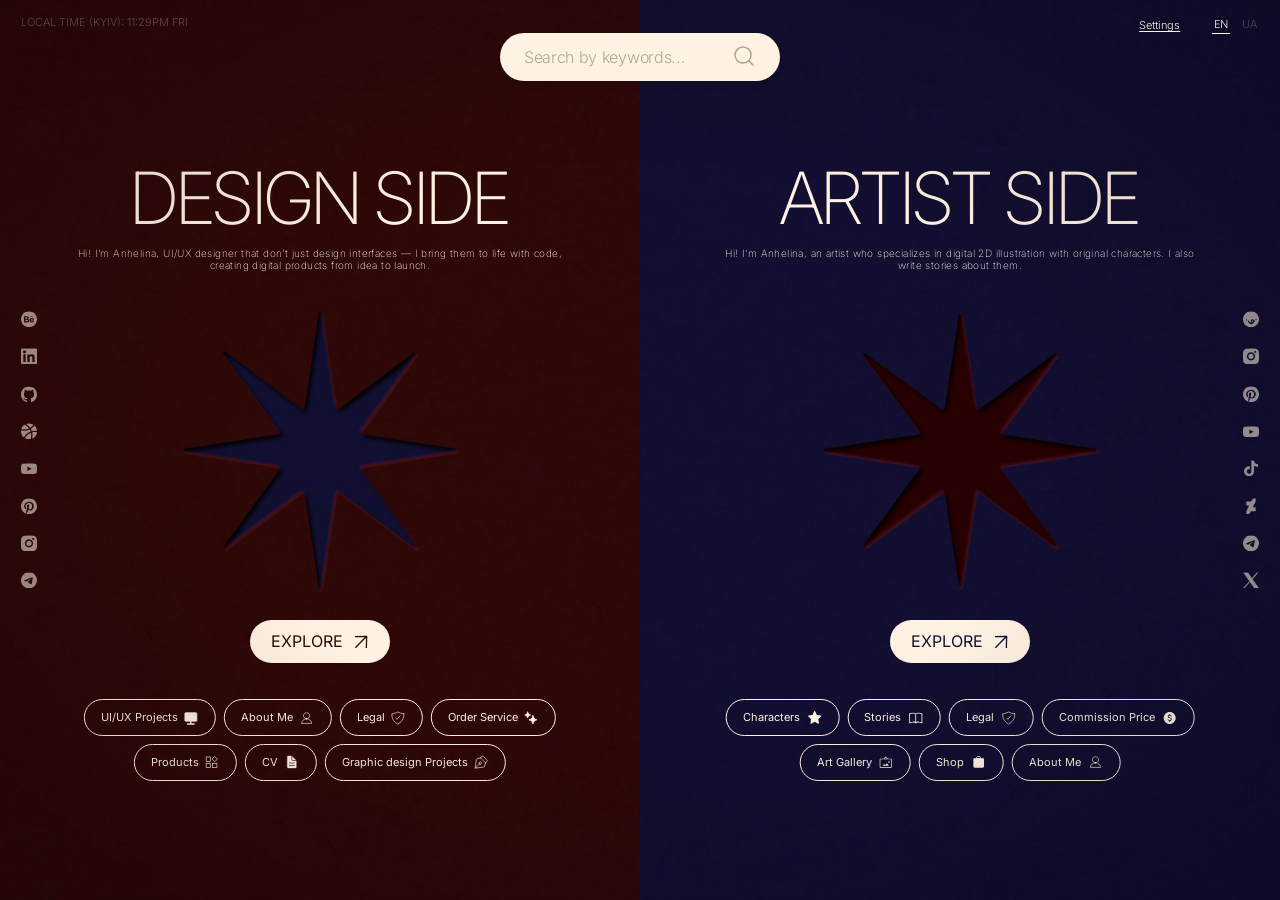
<file: index.html>
<!DOCTYPE html>
<html lang="en">
<head>
    <meta charset="UTF-8">
    <meta name="viewport" content="width=device-width, initial-scale=1.0">
    <title>echoji07 — Portfolio</title>
    <link rel="icon" type="image/svg+xml" href="images/favicon.svg">
    <link rel="stylesheet" href="style.css">
    <script src="prefs.js"></script>
</head>
<body class="hub-page">

    <!-- ===== SVG-спрайт іконок (колір береться з currentColor) ===== -->
    <svg class="sprite" xmlns="http://www.w3.org/2000/svg" aria-hidden="true" focusable="false">

        <!-- UI -->
        <symbol id="i-close" viewBox="-4 -4 32 32" fill="none">
            <path d="M20 20 4 4m16 0L4 20" stroke="currentColor" stroke-width="2" stroke-linecap="round" stroke-linejoin="round"/>
        </symbol>
        <symbol id="i-arrow-out" viewBox="0 0 24 24" fill="none">
            <path d="M3.48528 20.4853L20.4558 3.51472M20.0316 20.9095L20.4558 3.51472L3.06102 3.93898" stroke="currentColor" stroke-linejoin="round"/>
        </symbol>

        <!-- Соцмережі -->
        <symbol id="i-youtube" viewBox="0 0 24 24" fill="none">
            <path d="M23.4991 7.13999C23.3625 6.65601 23.0946 6.21465 22.7223 5.86008C22.35 5.50551 21.8863 5.25017 21.3777 5.11961C19.5054 4.64063 12 4.64062 12 4.64062C12 4.64062 4.49464 4.64062 2.62232 5.11706C2.11345 5.2472 1.64953 5.5024 1.27716 5.85703C0.904787 6.21167 0.637069 6.65325 0.500893 7.13744C-1.02179e-07 8.92088 0 12.6406 0 12.6406C0 12.6406 -1.02179e-07 16.3604 0.500893 18.1413C0.776786 19.1247 1.59107 19.8992 2.62232 20.1616C4.49464 20.6406 12 20.6406 12 20.6406C12 20.6406 19.5054 20.6406 21.3777 20.1616C22.4116 19.8992 23.2232 19.1247 23.4991 18.1413C24 16.3604 24 12.6406 24 12.6406C24 12.6406 24 8.92088 23.4991 7.13999ZM9.61607 16.0546V9.22661L15.8304 12.6151L9.61607 16.0546Z" fill="currentColor"/>
        </symbol>
        <symbol id="i-pinterest" viewBox="0 0 24 24" fill="none">
            <path fill-rule="evenodd" clip-rule="evenodd" d="M12 0C5.38323 0 0 5.38323 0 12C0 17.1569 3.27005 21.5636 7.84505 23.2576C7.71329 22.0828 7.73397 20.1589 7.95139 19.2275C8.15502 18.3525 9.26684 13.6516 9.26684 13.6516C9.26684 13.6516 8.93116 12.9794 8.93116 11.9866C8.93116 10.4265 9.83502 9.2625 10.9606 9.2625C11.918 9.2625 12.3797 9.98127 12.3797 10.8424C12.3797 11.8054 11.7674 13.2438 11.4503 14.5769C11.1858 15.694 12.0103 16.6047 13.1113 16.6047C15.105 16.6047 16.6375 14.5023 16.6375 11.468C16.6375 8.78231 14.7081 6.90426 11.9525 6.90426C8.76118 6.90426 6.88787 9.29828 6.88787 11.7726C6.88787 12.7364 7.2589 13.7702 7.7227 14.3328C7.81414 14.4441 7.82754 14.5412 7.80037 14.6542C7.71536 15.0084 7.52641 15.7703 7.48886 15.9265C7.44011 16.1323 7.32619 16.175 7.11391 16.0762C5.71264 15.4239 4.8368 13.3758 4.8368 11.7303C4.8368 8.19212 7.40729 4.94207 12.2489 4.94207C16.1405 4.94207 19.1644 7.7145 19.1644 11.421C19.1644 15.2871 16.7264 18.3982 13.3435 18.3982C12.2067 18.3982 11.1384 17.8076 10.773 17.1099C10.773 17.1099 10.2104 19.2516 10.0736 19.7766C9.83754 20.6847 8.82702 22.5658 8.31975 23.4203C9.50866 23.8047 10.7505 24.0003 12 24C18.617 24 24 18.617 24 12C24 5.38323 18.617 0 12 0Z" fill="currentColor"/>
        </symbol>
        <symbol id="i-instagram" viewBox="0 0 24 24" fill="none">
            <path d="M11.9968 7.9983C9.79333 7.9983 7.99515 9.79651 7.99515 12C7.99515 14.2035 9.79333 16.0017 11.9968 16.0017C14.2002 16.0017 15.9984 14.2035 15.9984 12C15.9984 9.79651 14.2002 7.9983 11.9968 7.9983ZM23.9987 12C23.9987 10.3429 24.0137 8.70077 23.9206 7.04665C23.8275 5.12536 23.3893 3.4202 21.9843 2.01525C20.5764 0.607302 18.8743 0.172008 16.953 0.0789456C15.2959 -0.0141173 13.6539 0.000892936 11.9998 0.000892936C10.3427 0.000892936 8.70061 -0.0141173 7.04652 0.0789456C5.12526 0.172008 3.42014 0.610305 2.01522 2.01525C0.607291 3.42321 0.172005 5.12536 0.0789442 7.04665C-0.014117 8.70377 0.000892919 10.3459 0.000892919 12C0.000892919 13.6541 -0.014117 15.2992 0.0789442 16.9533C0.172005 18.8746 0.610293 20.5798 2.01522 21.9847C3.42314 23.3927 5.12526 23.828 7.04652 23.9211C8.70361 24.0141 10.3457 23.9991 11.9998 23.9991C13.6569 23.9991 15.2989 24.0141 16.953 23.9211C18.8743 23.828 20.5794 23.3897 21.9843 21.9847C23.3923 20.5768 23.8275 18.8746 23.9206 16.9533C24.0167 15.2992 23.9987 13.6571 23.9987 12ZM11.9968 18.1572C8.58954 18.1572 5.83973 15.4073 5.83973 12C5.83973 8.5927 8.58954 5.84284 11.9968 5.84284C15.404 5.84284 18.1538 8.5927 18.1538 12C18.1538 15.4073 15.404 18.1572 11.9968 18.1572ZM18.406 7.02864C17.6105 7.02864 16.968 6.38621 16.968 5.59067C16.968 4.79513 17.6105 4.1527 18.406 4.1527C19.2015 4.1527 19.8439 4.79513 19.8439 5.59067C19.8442 5.77957 19.8071 5.96667 19.735 6.14124C19.6628 6.31581 19.5569 6.47442 19.4233 6.608C19.2897 6.74157 19.1311 6.84748 18.9565 6.91967C18.782 6.99185 18.5949 7.02888 18.406 7.02864Z" fill="currentColor"/>
        </symbol>
        <symbol id="i-x" viewBox="0 0 24 24" fill="none">
            <path d="M0.152 0H7.22L13.51 8.996L21.06 0H23.318L14.37 10.228L24 24H16.936L10.366 14.606L2.256 24H0L9.506 13.376L0.152 0Z" fill="currentColor"/>
        </symbol>
        <symbol id="i-telegram" viewBox="0 0 24 24" fill="none">
            <path d="M11.944 3.26458e-05C8.77113 0.0148349 5.73325 1.28565 3.4949 3.53448C1.25656 5.78331 -3.4527e-05 8.8271 7.11527e-10 12C7.11529e-10 15.1826 1.26428 18.2349 3.51472 20.4853C5.76515 22.7357 8.8174 24 12 24C15.1826 24 18.2348 22.7357 20.4853 20.4853C22.7357 18.2349 24 15.1826 24 12C24 8.81742 22.7357 5.76518 20.4853 3.51475C18.2348 1.26431 15.1826 3.26458e-05 12 3.26458e-05C11.9813 -1.08819e-05 11.9627 -1.08819e-05 11.944 3.26458e-05ZM16.906 7.22402C17.006 7.22201 17.227 7.24703 17.371 7.36403C17.4667 7.44714 17.5277 7.56311 17.542 7.68902C17.558 7.78202 17.578 7.99502 17.562 8.16101C17.382 10.059 16.6 14.663 16.202 16.788C16.034 17.688 15.703 17.989 15.382 18.018C14.686 18.083 14.157 17.558 13.482 17.116C12.426 16.423 11.829 15.992 10.804 15.316C9.61899 14.536 10.387 14.106 11.062 13.406C11.239 13.222 14.309 10.429 14.369 10.176C14.376 10.144 14.383 10.026 14.313 9.96401C14.243 9.902 14.139 9.92303 14.064 9.94001C13.958 9.96401 12.271 11.08 9.003 13.285C8.523 13.615 8.09001 13.775 7.701 13.765C7.27299 13.757 6.44901 13.524 5.83599 13.325C5.08401 13.08 4.48701 12.951 4.539 12.536C4.566 12.32 4.86399 12.099 5.43201 11.873C8.93001 10.349 11.262 9.34403 12.43 8.85902C15.762 7.47302 16.455 7.23203 16.906 7.22402Z" fill="currentColor"/>
        </symbol>
        <symbol id="i-vgen" viewBox="0 0 24 24" fill="none">
            <path d="M0.0613824 10.8579C0.136839 10.1033 0.278321 9.35629 0.484884 8.62813C1.2819 5.82113 3.05136 3.34332 5.55087 1.81154C8.05038 0.279768 11.1271 -0.305023 14.0256 0.152435C15.3301 0.358055 16.6015 0.77684 17.7607 1.41162C22.1844 3.83473 24.7443 9.25348 23.8067 14.2091C22.8692 19.1647 18.5068 23.2743 13.504 23.9138C8.50123 24.5533 3.24472 21.6746 1.09043 17.1142C0.172681 15.1731 -0.15084 12.9886 0.0613824 10.8579ZM13.1211 17.316C13.106 17.384 13.0918 17.4519 13.0768 17.5198C12.7429 17.4858 12.3665 17.5377 12.0835 17.399C11.6421 17.1821 11.2167 16.8841 10.8706 16.5351C10.1896 15.8475 9.56612 15.1033 8.92285 14.3789C8.57198 13.9837 8.05698 13.8941 7.66461 14.1704C7.25431 14.4591 7.13169 14.9816 7.44578 15.4136C8.42766 16.7595 9.5199 18.0046 10.9611 18.8846C12.0307 19.5373 13.1135 19.5581 14.1841 18.8714C15.5744 17.9791 16.5412 16.6935 17.4023 15.324C17.5249 15.1297 17.5127 14.8062 17.4683 14.559C17.3401 13.8394 16.9052 13.281 16.4101 12.7688C15.3725 11.6954 13.6795 11.6539 12.5608 12.6688C11.5148 13.6177 11.4073 15.2853 12.325 16.404C12.5806 16.7152 12.8551 17.0114 13.1211 17.3151V17.316ZM19.5472 13.563C20.1197 13.5573 20.629 13.032 20.6092 12.4661C20.5904 11.902 20.0971 11.4313 19.5321 11.4351C18.968 11.4389 18.4804 11.9199 18.4719 12.4811C18.4625 13.0556 18.9718 13.5677 19.5472 13.563ZM4.98306 11.8803C4.436 11.8671 3.9276 12.3481 3.89836 12.9065C3.86913 13.4706 4.37091 14.0016 4.94722 14.0148C5.50843 14.0271 6.00738 13.5564 6.03002 12.9914C6.0536 12.4161 5.56125 11.8935 4.98306 11.8803Z" fill="currentColor"/>
            <path d="M14.6037 16.1091C14.3037 15.8224 14.0462 15.5941 13.8104 15.346C13.4765 14.9942 13.4266 14.5651 13.6614 14.1887C13.8991 13.8086 14.2575 13.7011 14.6754 13.7841C15.0319 13.8558 15.5101 14.3877 15.5063 14.7141C15.5044 14.8452 15.4497 14.9942 15.3733 15.1017C15.1404 15.4309 14.8848 15.7441 14.6037 16.1081V16.1091Z" fill="currentColor"/>
        </symbol>
        <symbol id="i-deviantart" viewBox="0 0 24 24" fill="none">
            <path d="M18.9981 0H14.9842L14.556 0.437909L12.514 4.44967L11.9178 4.80403H5.00269V10.7994H8.69748L9.08235 11.1955L5.00269 19.2104V24L9.01937 23.9986L9.44903 23.5592L11.4952 19.546L12.0788 19.1988H18.9981V13.2064H15.2921L14.917 12.8204L18.9981 4.80115" fill="currentColor"/>
        </symbol>
        <symbol id="i-dribbble" viewBox="0 0 24 24" fill="none">
            <path d="M8.0167 1.48382C7.94204 1.43777 7.88206 1.3715 7.84374 1.29274C7.80543 1.21398 7.79037 1.12598 7.80031 1.03901C7.81026 0.95204 7.84481 0.869682 7.89992 0.801547C7.95504 0.733413 8.02844 0.682312 8.11158 0.654207C9.79986 0.0741558 11.5965 -0.123762 13.371 0.0748207C15.1456 0.273404 16.8535 0.863505 18.3708 1.80228C18.4258 1.83685 18.4729 1.88258 18.509 1.9365C18.545 1.99041 18.5693 2.0513 18.5802 2.11519C18.5912 2.17909 18.5885 2.24456 18.5723 2.30735C18.5562 2.37013 18.5269 2.42882 18.4865 2.47959C17.1468 4.18683 15.5037 5.63396 13.6393 6.74883C12.1333 4.63984 10.2221 2.85019 8.0167 1.48382ZM11.9869 7.61537C10.2968 5.31587 8.07346 3.4587 5.50685 2.20267C5.43336 2.16708 5.35162 2.15184 5.2702 2.15853C5.18877 2.16523 5.11064 2.19363 5.04399 2.24075C2.96615 3.72269 1.41292 5.82331 0.607502 8.24075C0.587265 8.30257 0.580356 8.36794 0.587225 8.43261C0.594094 8.49727 0.614588 8.55975 0.647363 8.61596C0.680139 8.67218 0.724455 8.72085 0.77741 8.75879C0.830365 8.79673 0.890762 8.82309 0.954645 8.83614C2.16242 9.09577 3.39422 9.22804 4.62974 9.23075C7.17073 9.23213 9.68145 8.68086 11.9869 7.61537ZM23.998 10.695C23.7039 8.01864 22.514 5.51919 20.6203 3.59998C20.5741 3.55321 20.5185 3.5168 20.4571 3.49317C20.3957 3.46954 20.33 3.45924 20.2643 3.46296C20.1986 3.46667 20.1344 3.48431 20.0761 3.5147C20.0178 3.5451 19.9666 3.58754 19.926 3.63921C18.4614 5.49956 16.67 7.07907 14.639 8.30075C15.2736 9.39686 15.7987 10.5524 16.207 11.7508C17.8648 11.3026 19.575 11.076 21.2926 11.0769C22.0272 11.0769 22.7612 11.1181 23.4912 11.2004C23.5591 11.2071 23.6277 11.1988 23.692 11.176C23.7564 11.1533 23.8149 11.1166 23.8633 11.0686C23.9117 11.0206 23.9489 10.9626 23.9722 10.8986C23.9955 10.8346 24.0043 10.7662 23.998 10.6984V10.695ZM16.7184 13.5219C17.0614 14.9767 17.2342 16.4663 17.2334 17.9608C17.2326 19.3912 17.0731 20.8172 16.7578 22.2127C16.7376 22.2982 16.7423 22.3876 16.7713 22.4705C16.8003 22.5534 16.8525 22.6263 16.9216 22.6807C16.9907 22.7351 17.074 22.7687 17.1616 22.7776C17.2492 22.7864 17.3375 22.7702 17.4162 22.7308C19.1712 21.8529 20.6848 20.5611 21.8256 18.9675C22.9663 17.374 23.6997 15.5268 23.9621 13.5865C23.9701 13.526 23.9659 13.4645 23.9498 13.4057C23.9338 13.3468 23.9062 13.2916 23.8686 13.2435C23.8311 13.1953 23.7843 13.155 23.731 13.125C23.6778 13.0949 23.6191 13.0757 23.5583 13.0684C21.27 12.7747 18.9462 12.9315 16.7184 13.53V13.5219ZM14.4458 12.3161C14.0725 11.2252 13.5923 10.1735 13.0121 9.17652C10.3965 10.4295 7.5315 11.079 4.62974 11.0769C3.27333 11.077 1.92062 10.9358 0.593616 10.6558C0.529591 10.6423 0.463429 10.6425 0.399496 10.6564C0.335563 10.6703 0.275311 10.6976 0.222715 10.7364C0.170119 10.7752 0.126375 10.8247 0.0943675 10.8816C0.0623604 10.9385 0.042818 11.0015 0.0370294 11.0665C0.0131151 11.3742 0.000772246 11.6854 8.16625e-07 12C-0.000607028 13.6431 0.338122 15.2688 0.995086 16.7757C1.65205 18.2826 2.61317 19.6385 3.81858 20.7588C3.86942 20.8053 3.93004 20.8399 3.996 20.86C4.06195 20.8801 4.13158 20.8852 4.1998 20.8751C4.26801 20.8649 4.33308 20.8396 4.39025 20.8012C4.44741 20.7627 4.49524 20.712 4.53022 20.6527C6.78875 16.8313 10.2863 13.8919 14.4458 12.3196V12.3161ZM5.98244 21.8365C5.95202 21.8895 5.93244 21.9479 5.92482 22.0085C5.9172 22.069 5.9217 22.1305 5.93806 22.1893C5.95442 22.2481 5.98231 22.3031 6.02011 22.3511C6.05792 22.399 6.1049 22.4391 6.15832 22.4688C8.57829 23.8218 11.3931 24.2983 14.1253 23.8177C14.2065 23.8036 14.2824 23.7676 14.3448 23.7138C14.4072 23.6599 14.4537 23.5901 14.4793 23.5119C15.0761 21.7228 15.3809 19.8497 15.3819 17.9642C15.3822 16.6653 15.237 15.3703 14.9491 14.1035C11.1575 15.5765 7.99086 18.3076 5.98244 21.8365Z" fill="currentColor"/>
        </symbol>
        <symbol id="i-behance" viewBox="0 0 24 24" fill="none">
            <path d="M9.54375 10.883C9.77679 10.7143 9.88929 10.4357 9.88929 10.0527C9.89732 9.87054 9.85982 9.69107 9.77946 9.52768C9.70714 9.39643 9.6 9.28661 9.46875 9.20893C9.33266 9.1264 9.18151 9.07177 9.02411 9.04821C8.85268 9.01607 8.67857 9.0 8.50714 9.00268H6.62411V11.1375H8.6625C9.01339 11.1402 9.31071 11.0545 9.54375 10.883ZM9.85982 12.8116C9.59732 12.6107 9.24643 12.5116 8.80982 12.5116H6.61875V15.0295H8.76696C8.96786 15.0295 9.15268 15.0107 9.33214 14.9732C9.50194 14.94 9.6638 14.8745 9.80893 14.7804C9.94554 14.692 10.0554 14.5714 10.1384 14.4161C10.2188 14.2607 10.2589 14.0625 10.2589 13.8241C10.2589 13.35 10.125 13.0152 9.85982 12.8116ZM12 0C5.37321 0 0 5.37321 0 12C0 18.6268 5.37321 24 12 24C18.6268 24 24 18.6268 24 12C24 5.37321 18.6268 0 12 0ZM14.317 7.68482H18.0241V8.5875H14.317V7.68482ZM12 15.1286C11.8266 15.4577 11.579 15.742 11.2768 15.9589C10.9607 16.1786 10.6098 16.3393 10.2375 16.433C9.84796 16.5374 9.44613 16.5888 9.04286 16.5857H4.60714V7.44911H8.91964C9.35625 7.44911 9.75268 7.48929 10.1143 7.56429C10.4732 7.63929 10.7786 7.76786 11.0357 7.94196C11.2902 8.11607 11.4911 8.34911 11.633 8.63839C11.7723 8.925 11.8446 9.28393 11.8446 9.70982C11.8446 10.1705 11.7402 10.5509 11.5312 10.8589C11.3196 11.167 11.0143 11.4161 10.5991 11.6116C11.1643 11.7723 11.5795 12.0589 11.8527 12.4607C12.1313 12.8679 12.2679 13.3554 12.2679 13.9286C12.2679 14.3946 12.1795 14.7937 12 15.1286ZM19.4679 13.7143H14.6893C14.6893 14.2339 14.8688 14.7321 15.1393 15C15.4125 15.2652 15.8036 15.3991 16.3152 15.3991C16.6848 15.3991 16.9982 15.3054 17.2661 15.1205C17.5312 14.9357 17.692 14.7402 17.7509 14.5366H19.3527C19.0955 15.3321 18.7045 15.9 18.1741 16.2429C17.6491 16.5857 17.0063 16.7571 16.2589 16.7571C15.7366 16.7571 15.2679 16.6714 14.8473 16.508C14.4429 16.35 14.0786 16.1089 13.7786 15.7982C13.4828 15.4791 13.2541 15.1038 13.1062 14.6946C12.9429 14.242 12.8625 13.7652 12.8679 13.2857C12.8679 12.7902 12.9509 12.3295 13.1116 11.9009C13.4196 11.0679 14.0598 10.4009 14.8768 10.0554C15.3134 9.87321 15.7821 9.78214 16.2563 9.7875C16.8188 9.7875 17.3063 9.89464 17.7295 10.1143C18.1369 10.324 18.4906 10.6246 18.7634 10.9929C19.0339 11.3598 19.2241 11.7777 19.3446 12.2491C19.4598 12.7125 19.5 13.2 19.4679 13.7143ZM16.2 11.1536C15.9107 11.1536 15.667 11.2045 15.4795 11.3036C15.292 11.4027 15.1366 11.5259 15.0188 11.6679C14.9065 11.8049 14.8236 11.9635 14.775 12.1339C14.7321 12.2759 14.7027 12.4205 14.692 12.5679H17.6518C17.6089 12.1045 17.4482 11.7616 17.2339 11.5205C17.0089 11.2821 16.6473 11.1536 16.2 11.1536Z" fill="currentColor"/>
        </symbol>
        <symbol id="i-linkedin" viewBox="0 0 24 24" fill="none">
            <path fill-rule="evenodd" clip-rule="evenodd" d="M0 2.00509C0.000577519 1.47349 0.212013 0.96382 0.587915 0.587918C0.963818 0.212016 1.47349 0.000580192 2.00509 2.67307e-06H21.9927C22.2563 -0.000427747 22.5173 0.0511258 22.7609 0.151712C23.0045 0.252298 23.2258 0.399941 23.4123 0.586188C23.5987 0.772435 23.7466 0.993628 23.8475 1.2371C23.9483 1.48058 24.0001 1.74156 24 2.00509V21.9927C24 22.5249 23.7887 23.0353 23.4125 23.4117C23.0363 23.7881 22.526 23.9997 21.9938 24H2.00509C1.4733 23.9994 0.963464 23.7878 0.58753 23.4117C0.211597 23.0356 0.000288705 22.5256 0 21.9938V2.00509ZM9.49964 9.15055H12.7495V10.7825C13.2185 9.84437 14.4185 9 16.2218 9C19.6789 9 20.4982 10.8687 20.4982 14.2975V20.6487H16.9996V15.0785C16.9996 13.1258 16.5305 12.024 15.3393 12.024C13.6865 12.024 12.9993 13.212 12.9993 15.0785V20.6487H9.49964V9.15055ZM3.49964 20.4993H6.99927V9H3.49964V20.4993ZM7.5 5.24946C7.5066 5.5491 7.45328 5.84704 7.34317 6.1258C7.23306 6.40456 7.06838 6.65851 6.8588 6.87276C6.64921 7.08702 6.39894 7.25725 6.12268 7.37346C5.84641 7.48968 5.54972 7.54955 5.25 7.54955C4.95028 7.54955 4.65359 7.48968 4.37732 7.37346C4.10106 7.25725 3.85079 7.08702 3.6412 6.87276C3.43162 6.65851 3.26694 6.40456 3.15683 6.1258C3.04672 5.84704 2.9934 5.5491 3 5.24946C3.01295 4.6613 3.25569 4.10159 3.67624 3.69021C4.09678 3.27882 4.6617 3.04846 5.25 3.04846C5.8383 3.04846 6.40322 3.27882 6.82376 3.69021C7.24431 4.10159 7.48705 4.6613 7.5 5.24946Z" fill="currentColor"/>
        </symbol>

        <symbol id="i-github" viewBox="0 0 24 24" fill="none">
            <path d="M12 .297c-6.63 0-12 5.373-12 12 0 5.303 3.438 9.8 8.205 11.385.6.113.82-.258.82-.577 0-.285-.01-1.04-.015-2.04-3.338.724-4.042-1.61-4.042-1.61C4.422 18.07 3.633 17.7 3.633 17.7c-1.087-.744.084-.729.084-.729 1.205.084 1.838 1.236 1.838 1.236 1.07 1.835 2.809 1.305 3.495.998.108-.776.417-1.305.76-1.605-2.665-.3-5.466-1.332-5.466-5.93 0-1.31.465-2.38 1.235-3.22-.135-.303-.54-1.523.105-3.176 0 0 1.005-.322 3.3 1.23.96-.267 1.98-.399 3-.405 1.02.006 2.04.138 3 .405 2.28-1.552 3.285-1.23 3.285-1.23.645 1.653.24 2.873.12 3.176.765.84 1.23 1.91 1.23 3.22 0 4.61-2.805 5.625-5.475 5.92.42.36.81 1.096.81 2.22 0 1.606-.015 2.896-.015 3.286 0 .315.21.69.825.57C20.565 22.092 24 17.592 24 12.297c0-6.627-5.373-12-12-12" fill="currentColor"/>
        </symbol>
        <symbol id="i-tiktok" viewBox="0 0 24 24" fill="none">
            <path d="M12.525.02c1.31-.02 2.61-.01 3.91-.02.08 1.53.63 3.09 1.75 4.17 1.12 1.11 2.7 1.62 4.24 1.79v4.03c-1.44-.05-2.89-.35-4.2-.97-.57-.26-1.1-.59-1.62-.93-.01 2.92.01 5.84-.02 8.75-.08 1.4-.54 2.79-1.35 3.94-1.31 1.92-3.58 3.17-5.91 3.21-1.43.08-2.86-.31-4.08-1.03-2.02-1.19-3.44-3.37-3.65-5.71-.02-.5-.03-1-.01-1.49.18-1.9 1.12-3.72 2.58-4.96 1.66-1.44 3.98-2.13 6.15-1.72.02 1.48-.04 2.96-.04 4.44-.99-.32-2.15-.23-3.02.37-.63.41-1.11 1.04-1.36 1.75-.21.51-.15 1.07-.14 1.61.24 1.64 1.82 3.02 3.5 2.87 1.12-.01 2.19-.66 2.77-1.61.19-.33.4-.67.41-1.06.1-1.79.06-3.57.07-5.36.01-4.03-.01-8.05.02-12.07z" fill="currentColor"/>
        </symbol>

        <!-- Іконки кнопок-«таблеток» -->
        <symbol id="i-person" viewBox="0 0 24 24" fill="none">
            <path d="M11.625 13.1685C14.1892 13.1685 16.2679 11.144 16.2679 8.64674C16.2679 6.14945 14.1892 4.125 11.625 4.125C9.06086 4.125 6.98218 6.14945 6.98218 8.64674C6.98218 11.144 9.06086 13.1685 11.625 13.1685Z" stroke="currentColor" stroke-linecap="round" stroke-linejoin="round"/>
            <path d="M11.625 13.1685C6.98214 13.1685 4.125 16.6467 4.125 20.125H19.125C19.125 16.6467 16.2679 13.1685 11.625 13.1685Z" stroke="currentColor" stroke-linecap="round" stroke-linejoin="round"/>
        </symbol>
        <symbol id="i-doc" viewBox="0 0 24 24" fill="none">
            <path d="M19.5 10.3711V19.5C19.5 20.0967 19.2629 20.669 18.841 21.091C18.419 21.5129 17.8467 21.75 17.25 21.75H6.75C6.15326 21.75 5.58097 21.5129 5.15901 21.091C4.73705 20.669 4.5 20.0967 4.5 19.5V4.5C4.5 3.90326 4.73705 3.33097 5.15901 2.90901C5.58097 2.48705 6.15326 2.25 6.75 2.25H11.3789C11.7766 2.25006 12.158 2.40804 12.4392 2.68922L19.0608 9.31078C19.342 9.59202 19.4999 9.97341 19.5 10.3711Z" fill="currentColor" style="stroke: var(--doc-line, #2E0908)" stroke-linejoin="round"/>
            <path d="M12 2.625V8.25C12 8.64782 12.158 9.02936 12.4393 9.31066C12.7206 9.59196 13.1022 9.75 13.5 9.75H19.125M8.25 13.5H15.75M8.25 17.25H15.75" style="stroke: var(--doc-line, #2E0908)" stroke-linecap="round" stroke-linejoin="round"/>
        </symbol>
        <symbol id="i-stars" viewBox="0 0 24 24" fill="none">
            <path d="M6.99892 3.17218L6.56501 4.55543C6.40328 5.08086 6.12867 5.5584 5.76321 5.94974C5.39775 6.34108 4.95163 6.63531 4.46065 6.80881L3.15211 7.27302C3.10791 7.28834 3.06938 7.31825 3.04205 7.35845C3.01472 7.39865 3 7.44709 3 7.4968C3 7.54651 3.01472 7.59494 3.04205 7.63514C3.06938 7.67535 3.10791 7.70525 3.15211 7.72057L4.46065 8.18582C4.94716 8.35918 5.38918 8.65152 5.7516 9.03962C6.11403 9.42771 6.38687 9.90087 6.54847 10.4215L6.98238 11.8214C6.9967 11.8687 7.02465 11.9099 7.06223 11.9392C7.09981 11.9684 7.14508 11.9841 7.19155 11.9841C7.23801 11.9841 7.28328 11.9684 7.32086 11.9392C7.35844 11.9099 7.3864 11.8687 7.40072 11.8214L7.85019 10.4392C8.01246 9.91895 8.28554 9.44617 8.64787 9.05818C9.0102 8.67018 9.45187 8.3776 9.93801 8.20352L11.2465 7.73827C11.2908 7.72295 11.3293 7.69304 11.3566 7.65284C11.3839 7.61263 11.3987 7.5642 11.3987 7.51449C11.3987 7.46478 11.3839 7.41635 11.3566 7.37615C11.3293 7.33594 11.2908 7.30603 11.2465 7.29071L9.95455 6.80881C9.4632 6.63604 9.01672 6.34207 8.65116 5.95063C8.28561 5.55918 8.01123 5.08125 7.85019 4.55543L7.41628 3.15448C7.4003 3.1077 7.37086 3.06756 7.33218 3.03983C7.29351 3.0121 7.2476 2.99822 7.20108 3.00018C7.15456 3.00215 7.10983 3.01987 7.07332 3.05078C7.03681 3.08168 7.01042 3.12419 6.99794 3.17218H6.99892ZM14.8414 8.66876L14.2343 10.6047C14.0084 11.3406 13.624 12.0094 13.1121 12.5572C12.6002 13.105 11.9752 13.5164 11.2874 13.7584L9.45643 14.4099C9.39471 14.4314 9.34093 14.4732 9.30279 14.5294C9.26465 14.5856 9.2441 14.6533 9.2441 14.7227C9.2441 14.7921 9.26465 14.8598 9.30279 14.916C9.34093 14.9722 9.39471 15.014 9.45643 15.0355L11.2874 15.687C11.9688 15.9292 12.588 16.3383 13.0955 16.8816C13.6031 17.425 13.985 18.0876 14.2109 18.8168L14.819 20.7767C14.8398 20.8418 14.8791 20.8984 14.9314 20.9384C14.9838 20.9785 15.0465 21 15.1109 21C15.1752 21 15.2379 20.9785 15.2903 20.9384C15.3426 20.8984 15.3819 20.8418 15.4027 20.7767L16.0341 18.8407C16.2607 18.112 16.6429 17.4497 17.1504 16.9064C17.6578 16.3632 18.2766 15.9539 18.9577 15.711L20.7877 15.0605C20.8494 15.039 20.9032 14.9971 20.9413 14.941C20.9795 14.8848 21 14.8171 21 14.7477C21 14.6783 20.9795 14.6106 20.9413 14.5544C20.9032 14.4982 20.8494 14.4564 20.7877 14.4349L18.98 13.7584C18.2921 13.517 17.6669 13.1058 17.1551 12.5579C16.6433 12.01 16.2593 11.3409 16.0341 10.6047L15.4261 8.64378C15.403 8.57939 15.3616 8.52437 15.3077 8.48645C15.2539 8.44853 15.1903 8.42962 15.1258 8.43237C15.0614 8.43513 14.9994 8.45942 14.9486 8.50182C14.8977 8.54422 14.8596 8.6026 14.8414 8.66876Z" fill="currentColor" stroke="currentColor" stroke-linecap="round"/>
        </symbol>
        <symbol id="i-products" viewBox="0 0 24 24" fill="none">
            <rect x="3.5" y="4.43729" width="6.59907" height="6.59907" stroke="currentColor"/>
            <rect x="3.51025" y="13.9009" width="6.59907" height="6.59907" stroke="currentColor"/>
            <rect x="12.3038" y="7.70169" width="5.64919" height="5.64919" transform="rotate(-45 12.3038 7.70169)" stroke="currentColor"/>
            <rect x="13.0339" y="13.9009" width="6.59907" height="6.59907" stroke="currentColor"/>
        </symbol>
        <symbol id="i-shield" viewBox="0 0 24 24" fill="none">
            <path d="M15 9L10.845 14L9 12.1172" stroke="currentColor" stroke-linecap="round" stroke-linejoin="round"/>
            <path d="M20.9611 5.78524C17.0919 5.0912 15.4923 4.57716 12 3C8.50773 4.57716 6.90806 5.0912 3.0389 5.78524C2.33794 16.895 11.3328 20.7313 12 21C12.6672 20.7313 21.6621 16.895 20.9611 5.78524Z" stroke="currentColor" stroke-linecap="round" stroke-linejoin="round"/>
        </symbol>
        <symbol id="i-pen" viewBox="0 0 24 24" fill="none">
            <path d="M11.502 5.86599L14.1537 3.21434C14.4466 2.92145 14.9214 2.92145 15.2143 3.21434L21.5783 9.5783C21.8712 9.87119 21.8712 10.3461 21.5783 10.639L18.9267 13.2906M18.9267 13.2906L17.3289 18.995C17.244 19.2872 17.0202 19.4791 16.7258 19.522L3.54708 21.2456L5.27065 8.06686C5.3135 7.77242 5.50548 7.54862 5.79766 7.46377L11.502 5.86599M11.502 5.86599L18.9267 13.2906M3.54708 21.2456L9.91104 14.8816M9.91104 14.8816C10.6433 15.6138 11.8305 15.6138 12.5627 14.8816C13.2949 14.1494 13.2949 12.9622 12.5627 12.23C11.8305 11.4977 10.6433 11.4977 9.91104 12.23C9.1788 12.9622 9.17881 14.1494 9.91104 14.8816Z" stroke="currentColor" stroke-linecap="round" stroke-linejoin="round"/>
        </symbol>
        <symbol id="i-computer" viewBox="0 0 24 24" fill="none">
            <path d="M19.5 4H4.5C3.67157 4 3 4.6236 3 5.39286V15.6071C3 16.3764 3.67157 17 4.5 17H19.5C20.3284 17 21 16.3764 21 15.6071V5.39286C21 4.6236 20.3284 4 19.5 4Z" fill="currentColor" stroke="currentColor" stroke-linejoin="round"/>
            <path d="M7 21H17M12 17V21" stroke="currentColor" stroke-width="2" stroke-linecap="round" stroke-linejoin="round"/>
        </symbol>
        <symbol id="i-wallart" viewBox="0 0 24 24" fill="none">
            <path d="M4.616 21C4.15533 21 3.771 20.846 3.463 20.538C3.155 20.23 3.00067 19.8457 3 19.385V8.61501C3 8.15501 3.15433 7.77101 3.463 7.46301C3.77167 7.15501 4.15567 7.00068 4.615 7.00001H8.885L12 3.88501L15.116 7.00001H19.385C19.845 7.00001 20.2293 7.15434 20.538 7.46301C20.8467 7.77168 21.0007 8.15601 21 8.61601V19.385C21 19.845 20.846 20.2293 20.538 20.538C20.23 20.8467 19.8457 21.0007 19.385 21H4.616ZM4.616 20H19.385C19.5383 20 19.6793 19.936 19.808 19.808C19.9367 19.68 20.0007 19.5387 20 19.384V8.61601C20 8.46201 19.936 8.32068 19.808 8.19201C19.68 8.06334 19.539 7.99934 19.385 8.00001H4.615C4.46167 8.00001 4.32067 8.06401 4.192 8.19201C4.06333 8.32001 3.99933 8.46134 4 8.61601V19.385C4 19.5383 4.064 19.6793 4.192 19.808C4.32 19.9367 4.461 20.0007 4.615 20M7.5 17.5H16.654L13.827 13.73L11.212 17.038L9.462 14.923L7.5 17.5ZM17.716 12.678C17.9313 12.4633 18.039 12.199 18.039 11.885C18.039 11.571 17.9313 11.3063 17.716 11.091C17.5007 10.8757 17.2363 10.7683 16.923 10.769C16.6097 10.7697 16.3453 10.877 16.13 11.091C15.9147 11.305 15.8073 11.5693 15.808 11.884C15.8087 12.1987 15.916 12.4633 16.13 12.678C16.344 12.8927 16.6083 13 16.923 13C17.2377 13 17.502 12.8927 17.716 12.678ZM10.138 7.00001H13.862L12 5.13901L10.138 7.00001Z" fill="currentColor"/>
        </symbol>
        <symbol id="i-shop" viewBox="0 0 24 24" fill="none">
            <path d="M4 7.5C4 6.94772 4.44772 6.5 5 6.5H19C19.5523 6.5 20 6.94772 20 7.5V18.5C20 19.6046 19.1046 20.5 18 20.5H6C4.89543 20.5 4 19.6046 4 18.5V7.5Z" fill="currentColor"/>
            <mask id="m-shop-handle" fill="white">
                <path d="M16 7.5C16 6.30653 15.5786 5.16193 14.8284 4.31802C14.0783 3.47411 13.0609 3 12 3C10.9391 3 9.92172 3.47411 9.17157 4.31802C8.42143 5.16193 8 6.30653 8 7.5L12 7.5H16Z"/>
            </mask>
            <path d="M16 7.5C16 6.30653 15.5786 5.16193 14.8284 4.31802C14.0783 3.47411 13.0609 3 12 3C10.9391 3 9.92172 3.47411 9.17157 4.31802C8.42143 5.16193 8 6.30653 8 7.5L12 7.5H16Z" stroke="currentColor" stroke-width="2" mask="url(#m-shop-handle)"/>
        </symbol>
        <symbol id="i-dollar" viewBox="0 0 24 24" fill="none">
            <path fill-rule="evenodd" clip-rule="evenodd" d="M12 3C7.02949 3 3 7.02949 3 12C3 16.9705 7.02949 21 12 21C16.9705 21 21 16.9705 21 12C21 7.02949 16.9705 3 12 3ZM12.6279 6.55814C12.6279 6.39161 12.5618 6.2319 12.444 6.11414C12.3262 5.99639 12.1665 5.93023 12 5.93023C11.8335 5.93023 11.6738 5.99639 11.556 6.11414C11.4382 6.2319 11.3721 6.39161 11.3721 6.55814V7.48158C10.9409 7.54605 10.5181 7.69507 10.1607 7.96633C9.59721 8.3933 9.27907 9.05553 9.27907 9.90698C9.27907 10.3222 9.37451 10.6895 9.5654 11.0087C9.75377 11.3235 10.0125 11.5554 10.2896 11.7321C10.802 12.0586 11.4558 12.2361 11.9967 12.3834L12.0444 12.3968C12.6463 12.5609 13.1193 12.6957 13.4551 12.9092C13.61 13.008 13.7104 13.1093 13.7749 13.2165C13.836 13.3194 13.8837 13.4609 13.8837 13.6744C13.8837 14.1851 13.6786 14.5049 13.378 14.7151C13.0515 14.9436 12.5701 15.0684 12.0218 15.0491C11.1846 15.0181 10.385 14.6607 9.9907 14.1349C9.94122 14.0689 9.87924 14.0133 9.80829 13.9713C9.73733 13.9293 9.6588 13.9017 9.57717 13.89C9.49554 13.8784 9.41242 13.8829 9.33254 13.9034C9.25266 13.9238 9.17759 13.9598 9.11163 14.0093C9.04566 14.0588 8.99009 14.1208 8.94807 14.1917C8.90606 14.2627 8.87844 14.3412 8.86678 14.4228C8.85511 14.5045 8.85965 14.5876 8.88011 14.6675C8.90057 14.7473 8.93657 14.8224 8.98605 14.8884C9.54698 15.636 10.457 16.0814 11.3721 16.2405V17.4419C11.3721 17.6084 11.4382 17.7681 11.556 17.8859C11.6738 18.0036 11.8335 18.0698 12 18.0698C12.1665 18.0698 12.3262 18.0036 12.444 17.8859C12.5618 17.7681 12.6279 17.6084 12.6279 17.4419V16.2773C13.1537 16.2145 13.6677 16.0462 14.098 15.744C14.7318 15.3003 15.1395 14.597 15.1395 13.6744C15.1395 13.2592 15.0441 12.8919 14.8532 12.5727C14.6727 12.2774 14.4245 12.0294 14.129 11.8493C13.6167 11.5228 12.9628 11.3453 12.422 11.198L12.3742 11.1846C11.7723 11.0205 11.2993 10.8857 10.9635 10.6722C10.8335 10.5973 10.7237 10.4919 10.6437 10.3649C10.5657 10.2253 10.528 10.0668 10.5349 9.90698C10.5349 9.39293 10.7107 9.12419 10.9183 8.96763C11.1527 8.79014 11.5178 8.68716 11.9833 8.69972C12.7778 8.72149 13.625 9.07144 14.0679 9.51349C14.1254 9.57518 14.1947 9.62466 14.2717 9.65898C14.3488 9.6933 14.4319 9.71175 14.5162 9.71324C14.6005 9.71473 14.6843 9.69922 14.7625 9.66764C14.8406 9.63606 14.9117 9.58905 14.9713 9.52943C15.0309 9.4698 15.0779 9.39878 15.1095 9.32059C15.1411 9.24241 15.1566 9.15866 15.1551 9.07435C15.1536 8.99004 15.1352 8.9069 15.1008 8.82987C15.0665 8.75285 15.017 8.68353 14.9553 8.62605C14.3844 8.05423 13.5061 7.65237 12.6279 7.50419V6.55814Z" fill="currentColor"/>
        </symbol>
        <symbol id="i-book" viewBox="0 0 24 24" fill="none">
            <path d="M3.25 6.35913C4.35625 5.90736 5.9425 5.42018 7.485 5.26878C9.1475 5.10516 10.5575 5.3457 11.375 6.18697V18.0869C10.2063 17.4397 8.725 17.3506 7.35875 17.4849C5.88375 17.6314 4.39625 18.0478 3.25 18.4751V6.35913ZM12.625 6.18697C13.4425 5.3457 14.8525 5.10516 16.515 5.26878C18.0575 5.42018 19.6437 5.90736 20.75 6.35913V18.4751C19.6025 18.0478 18.1163 17.6302 16.6413 17.4861C15.2738 17.3506 13.7937 17.4385 12.625 18.0869V6.18697ZM12 5.08319C10.7688 4.049 8.98375 3.89515 7.35875 4.05388C5.46625 4.24069 3.55625 4.87439 2.36625 5.40309C2.25706 5.4516 2.16447 5.52977 2.09953 5.62828C2.03458 5.72679 2.00003 5.84148 2 5.95864V19.3897C2.00003 19.4918 2.0263 19.5923 2.0764 19.682C2.1265 19.7716 2.19883 19.8476 2.28676 19.9029C2.3747 19.9582 2.47543 19.991 2.57973 19.9984C2.68403 20.0058 2.78856 19.9875 2.88375 19.9452C3.98625 19.4568 5.7625 18.8695 7.48375 18.6998C9.245 18.5264 10.7213 18.806 11.5125 19.7706C11.5711 19.8419 11.6453 19.8995 11.7296 19.939C11.814 19.9786 11.9064 19.9991 12 19.9991C12.0936 19.9991 12.186 19.9786 12.2704 19.939C12.3547 19.8995 12.4289 19.8419 12.4875 19.7706C13.2788 18.806 14.755 18.5264 16.515 18.6998C18.2375 18.8695 20.015 19.4568 21.1163 19.9452C21.2114 19.9875 21.316 20.0058 21.4203 19.9984C21.5246 19.991 21.6253 19.9582 21.7132 19.9029C21.8012 19.8476 21.8735 19.7716 21.9236 19.682C21.9737 19.5923 22 19.4918 22 19.3897V5.95864C22 5.84148 21.9654 5.72679 21.9005 5.62828C21.8355 5.52977 21.7429 5.4516 21.6337 5.40309C20.4438 4.87439 18.5338 4.24069 16.6413 4.05388C15.0163 3.89393 13.2312 4.049 12 5.08319Z" fill="currentColor"/>
        </symbol>
        <symbol id="i-star" viewBox="0 0 24 24" fill="none">
            <path d="M21.2836 8.27578L15.3328 7.41093L12.6726 2.01797C12.6 1.87031 12.4805 1.75078 12.3328 1.67812C11.9625 1.49531 11.5125 1.64765 11.3273 2.01797L8.66717 7.41093L2.71639 8.27578C2.55233 8.29922 2.40233 8.37656 2.28748 8.49375C2.14864 8.63645 2.07214 8.82843 2.07477 9.02752C2.07741 9.2266 2.15897 9.41649 2.30155 9.55547L6.60701 13.7531L5.58983 19.6805C5.56597 19.8183 5.58123 19.9602 5.63387 20.0898C5.68651 20.2195 5.77442 20.3318 5.88764 20.414C6.00086 20.4962 6.13486 20.5451 6.27444 20.555C6.41401 20.565 6.55359 20.5356 6.67733 20.4703L12 17.6719L17.3226 20.4703C17.468 20.5477 17.6367 20.5734 17.7984 20.5453C18.2062 20.475 18.4805 20.0883 18.4101 19.6805L17.393 13.7531L21.6984 9.55547C21.8156 9.44062 21.893 9.29062 21.9164 9.12656C21.9797 8.7164 21.6937 8.33672 21.2836 8.27578Z" fill="currentColor"/>
        </symbol>
        <!-- Settings -->
        <symbol id="i-arrow-right" viewBox="-1.5 -1.5 27 27" fill="none">
            <path d="M3 12H21M11.55 21L21 12L11.55 3" stroke="currentColor" stroke-width="1.125" stroke-linejoin="round"/>
        </symbol>
        <symbol id="i-cookie" viewBox="-3 -3 30 30" fill="none">
            <path d="M12 2.5a9.5 9.5 0 1 0 9.5 9.5 3.8 3.8 0 0 1-4.75-4.75A3.8 3.8 0 0 1 12 2.5Z" stroke="currentColor" stroke-width="1.5" stroke-linejoin="round"/>
            <path d="M8.5 8.5v.01M16 15.5v.01M12 12v.01M11 17v.01M7 14v.01" stroke="currentColor" stroke-width="2" stroke-linecap="round"/>
        </symbol>
        <symbol id="i-contrast" viewBox="-3 -3 30 30" fill="none">
            <circle cx="12" cy="12" r="9" stroke="currentColor" stroke-width="1.5"/>
            <path d="M12 3a9 9 0 0 1 0 18z" fill="currentColor"/>
        </symbol>
    </svg>

    <!-- Пошук (по центру між двома половинами) -->
    <form class="search" role="search" onsubmit="return false;">
        <div class="search-field">
            <input class="search-input" type="text" placeholder="Search by keywords..." data-i18n-placeholder="search.placeholder" aria-label="Search by keywords" data-i18n-aria="search.placeholder" autocomplete="off">
            <button class="search-clear" type="button" aria-label="Clear" hidden>
                <svg class="search-clear-icon" aria-hidden="true"><use href="#i-close"/></svg>
            </button>
            <img class="search-icon" src="images/search-icon.svg" alt="">
        </div>
        <div class="search-results"></div>
    </form>

    <main class="split-container">

        <!-- ===== DESIGN SIDE ===== -->
        <section class="split-side design-side">

            <!-- Локальний час (Київ, з урахуванням літнього/зимового часу) -->
            <p class="local-time">
                <span data-i18n="time.label">Local time (Kyiv):</span>
                <span id="kyiv-time">--:--</span>
            </p>

            <!-- Соцмережі Design side -->
            <ul class="socials socials-left" aria-label="Design side social links">
                <li><a href="https://www.behance.net/AngelinaBilan" target="_blank" rel="noopener noreferrer" aria-label="Behance"><svg class="icon" aria-hidden="true"><use href="#i-behance"/></svg></a></li>
                <li><a href="https://www.linkedin.com/in/angelina-bilan-2b3ba3410/?lipi=urn%3Ali%3Apage%3Ad_flagship3_profile_view_base_contact_details%3BNW9wHyN%2FQKqkG%2BhIyD2Opw%3D%3D" target="_blank" rel="noopener noreferrer" aria-label="LinkedIn"><svg class="icon" aria-hidden="true"><use href="#i-linkedin"/></svg></a></li>
                <li><a href="https://github.com/echoji07des" target="_blank" rel="noopener noreferrer" aria-label="GitHub"><svg class="icon" aria-hidden="true"><use href="#i-github"/></svg></a></li>
                <li><a href="https://dribbble.com/angelina-bilan" target="_blank" rel="noopener noreferrer" aria-label="Dribbble"><svg class="icon" aria-hidden="true"><use href="#i-dribbble"/></svg></a></li>
                <li><a href="https://www.youtube.com/@echoji07" target="_blank" rel="noopener noreferrer" aria-label="YouTube"><svg class="icon" aria-hidden="true"><use href="#i-youtube"/></svg></a></li>
                <li><a href="https://www.pinterest.com/echoji007/" target="_blank" rel="noopener noreferrer" aria-label="Pinterest"><svg class="icon" aria-hidden="true"><use href="#i-pinterest"/></svg></a></li>
                <li><a href="https://www.instagram.com/echoji07des/" target="_blank" rel="noopener noreferrer" aria-label="Instagram"><svg class="icon" aria-hidden="true"><use href="#i-instagram"/></svg></a></li>
                <li><a href="https://t.me/echoji07des" target="_blank" rel="noopener noreferrer" aria-label="Telegram"><svg class="icon" aria-hidden="true"><use href="#i-telegram"/></svg></a></li>
            </ul>

            <div class="stage">

                <div class="hero-text">
                    <h1 class="hero-title" data-i18n="design.title">Design Side</h1>
                    <p class="hero-desc" data-i18n="design.desc">Hi! I’m Anhelina, UI/UX designer that don’t just design interfaces — I bring them to life with code, creating digital products from idea to launch.</p>
                </div>

                <a href="design.html" class="btn">
                    <span data-i18n="explore">explore</span>
                    <svg class="icon" aria-hidden="true"><use href="#i-arrow-out"/></svg>
                </a>

                <nav class="nav-chips" aria-label="Design navigation">
                    <div class="chip-row">
                        <a href="portfolio.html" class="chip"><span data-i18n="chip.uiux">UI/UX Projects</span><svg class="icon" aria-hidden="true"><use href="#i-computer"/></svg></a>
                        <a href="design.html#about" class="chip"><span data-i18n="chip.about">About Me</span><svg class="icon" aria-hidden="true"><use href="#i-person"/></svg></a>
                        <a href="legal.html" class="chip"><span data-i18n="chip.legal">Legal</span><svg class="icon" aria-hidden="true"><use href="#i-shield"/></svg></a>
                        <a href="order.html" class="chip"><span data-i18n="chip.order">Order Service</span><svg class="icon" aria-hidden="true"><use href="#i-stars"/></svg></a>
                    </div>
                    <div class="chip-row">
                        <a href="products.html" class="chip"><span data-i18n="chip.products">Products</span><svg class="icon" aria-hidden="true"><use href="#i-products"/></svg></a>
                        <a href="design.html#cv" class="chip"><span data-i18n="chip.cv">CV</span><svg class="icon" aria-hidden="true"><use href="#i-doc"/></svg></a>
                        <a href="portfolio.html" class="chip"><span data-i18n="chip.graphic">Graphic design Projects</span><svg class="icon" aria-hidden="true"><use href="#i-pen"/></svg></a>
                    </div>
                </nav>
            </div>
        </section>

        <!-- ===== ARTIST SIDE ===== -->
        <section class="split-side art-side">

            <!-- Settings (меню при наведенні) і перемикач мови -->
            <div class="top-right">
            <div class="settings" id="settings">
                <button type="button" class="settings-btn" id="settings-btn" aria-expanded="false" aria-controls="settings-menu" data-i18n="settings.title">Settings</button>
                <div class="settings-menu" id="settings-menu">
                    <div class="settings-panel">
                        <div class="settings-row">
                            <svg class="icon settings-icon" aria-hidden="true"><use href="#i-cookie"/></svg>
                            <span class="settings-label" data-i18n="settings.cookies">Cookies</span>
                            <!-- Тут буде перехід на сторінку: замініть <span> на <a href="..."> -->
                            <span class="settings-go" aria-hidden="true"><svg class="icon"><use href="#i-arrow-right"/></svg></span>
                        </div>
                        <div class="settings-row">
                            <span class="settings-icon settings-icon--text" aria-hidden="true">Aa</span>
                            <span class="settings-label" id="label-font" data-i18n="settings.font">Accessible Font</span>
                            <button type="button" class="switch" id="switch-font" role="switch" aria-checked="false" aria-labelledby="label-font"><span class="switch-knob"></span></button>
                            <span class="settings-go" aria-hidden="true"><svg class="icon"><use href="#i-arrow-right"/></svg></span>
                        </div>
                        <div class="settings-row">
                            <svg class="icon settings-icon" aria-hidden="true"><use href="#i-contrast"/></svg>
                            <span class="settings-label" id="label-theme" data-i18n="settings.theme">Light / Dark theme</span>
                            <button type="button" class="switch" id="switch-theme" role="switch" aria-checked="false" aria-labelledby="label-theme"><span class="switch-knob"></span></button>
                            <span class="settings-go" aria-hidden="true"><svg class="icon"><use href="#i-arrow-right"/></svg></span>
                        </div>
                    </div>
                </div>
            </div>

            <div class="lang" role="group" aria-label="Language">
                <button type="button" class="lang-btn is-active" data-lang="en" aria-pressed="true">EN</button>
                <button type="button" class="lang-btn" data-lang="uk" aria-pressed="false">UA</button>
            </div>
            </div>

            <!-- Соцмережі Artist side -->
            <ul class="socials socials-right" aria-label="Artist side social links">
                <li><a href="https://vgen.co/echoji07/shop" target="_blank" rel="noopener noreferrer" aria-label="VGen"><svg class="icon" aria-hidden="true"><use href="#i-vgen"/></svg></a></li>
                <li><a href="https://www.instagram.com/echoji07/" target="_blank" rel="noopener noreferrer" aria-label="Instagram"><svg class="icon" aria-hidden="true"><use href="#i-instagram"/></svg></a></li>
                <li><a href="https://www.pinterest.com/echoji007/" target="_blank" rel="noopener noreferrer" aria-label="Pinterest"><svg class="icon" aria-hidden="true"><use href="#i-pinterest"/></svg></a></li>
                <li><a href="https://www.youtube.com/@echoji07" target="_blank" rel="noopener noreferrer" aria-label="YouTube"><svg class="icon" aria-hidden="true"><use href="#i-youtube"/></svg></a></li>
                <li><a href="https://www.tiktok.com/@echoji07" target="_blank" rel="noopener noreferrer" aria-label="TikTok"><svg class="icon" aria-hidden="true"><use href="#i-tiktok"/></svg></a></li>
                <li><a href="https://www.deviantart.com/eechoji07/gallery" target="_blank" rel="noopener noreferrer" aria-label="DeviantArt"><svg class="icon" aria-hidden="true"><use href="#i-deviantart"/></svg></a></li>
                <li><a href="https://t.me/echoji07" target="_blank" rel="noopener noreferrer" aria-label="Telegram"><svg class="icon" aria-hidden="true"><use href="#i-telegram"/></svg></a></li>
                <li><a href="https://x.com/echoji07" target="_blank" rel="noopener noreferrer" aria-label="X (Twitter)"><svg class="icon" aria-hidden="true"><use href="#i-x"/></svg></a></li>
            </ul>

            <div class="stage">

                <div class="hero-text">
                    <h1 class="hero-title" data-i18n="art.title">Artist Side</h1>
                    <p class="hero-desc" data-i18n="art.desc">Hi! I’m Anhelina, an artist who specializes in digital 2D illustration with original characters. I also write stories about them.</p>
                </div>

                <a href="art.html" class="btn">
                    <span data-i18n="explore">explore</span>
                    <svg class="icon" aria-hidden="true"><use href="#i-arrow-out"/></svg>
                </a>

                <nav class="nav-chips" aria-label="Art navigation">
                    <div class="chip-row">
                        <a href="art.html#characters" class="chip"><span data-i18n="chip.characters">Characters</span><svg class="icon" aria-hidden="true"><use href="#i-star"/></svg></a>
                        <a href="art.html#stories" class="chip"><span data-i18n="chip.stories">Stories</span><svg class="icon" aria-hidden="true"><use href="#i-book"/></svg></a>
                        <a href="art.html#legal" class="chip"><span data-i18n="chip.legal">Legal</span><svg class="icon" aria-hidden="true"><use href="#i-shield"/></svg></a>
                        <a href="art.html#commission" class="chip"><span data-i18n="chip.commission">Commission Price</span><svg class="icon" aria-hidden="true"><use href="#i-dollar"/></svg></a>
                    </div>
                    <div class="chip-row">
                        <a href="art.html#gallery" class="chip"><span data-i18n="chip.gallery">Art Gallery</span><svg class="icon" aria-hidden="true"><use href="#i-wallart"/></svg></a>
                        <a href="art.html#shop" class="chip"><span data-i18n="chip.shop">Shop</span><svg class="icon" aria-hidden="true"><use href="#i-shop"/></svg></a>
                        <a href="art.html#about" class="chip"><span data-i18n="chip.about">About Me</span><svg class="icon" aria-hidden="true"><use href="#i-person"/></svg></a>
                    </div>
                </nav>
            </div>
        </section>

    </main>

    <script src="site.js"></script>
    <script src="search.js"></script>
    <script src="settings.js"></script>
</body>
</html>
</file>
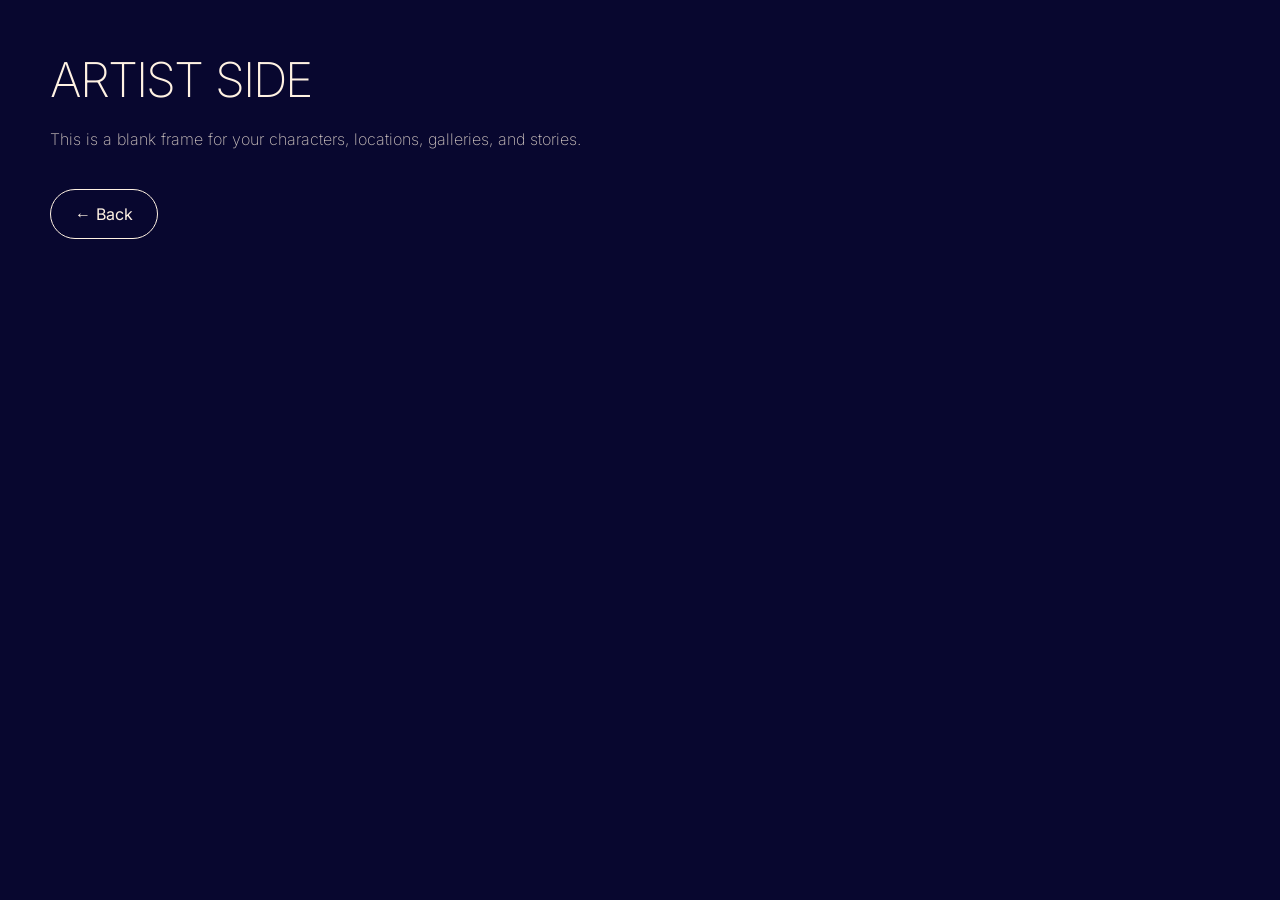
<file: art.html>
<!DOCTYPE html>
<html lang="en">
<head>
    <meta charset="UTF-8">
    <meta name="viewport" content="width=device-width, initial-scale=1.0">
    <title>Artist Side — echoji07</title>
    <link rel="icon" type="image/svg+xml" href="images/favicon.svg">
    <link rel="stylesheet" href="style.css">
    <script src="prefs.js"></script>
</head>
<body class="sub-page art">

    <h1>Artist Side</h1>
    <p>This is a blank frame for your characters, locations, galleries, and stories.</p>

    <a href="index.html" class="back-link">← Back</a>

</body>
</html>
</file>
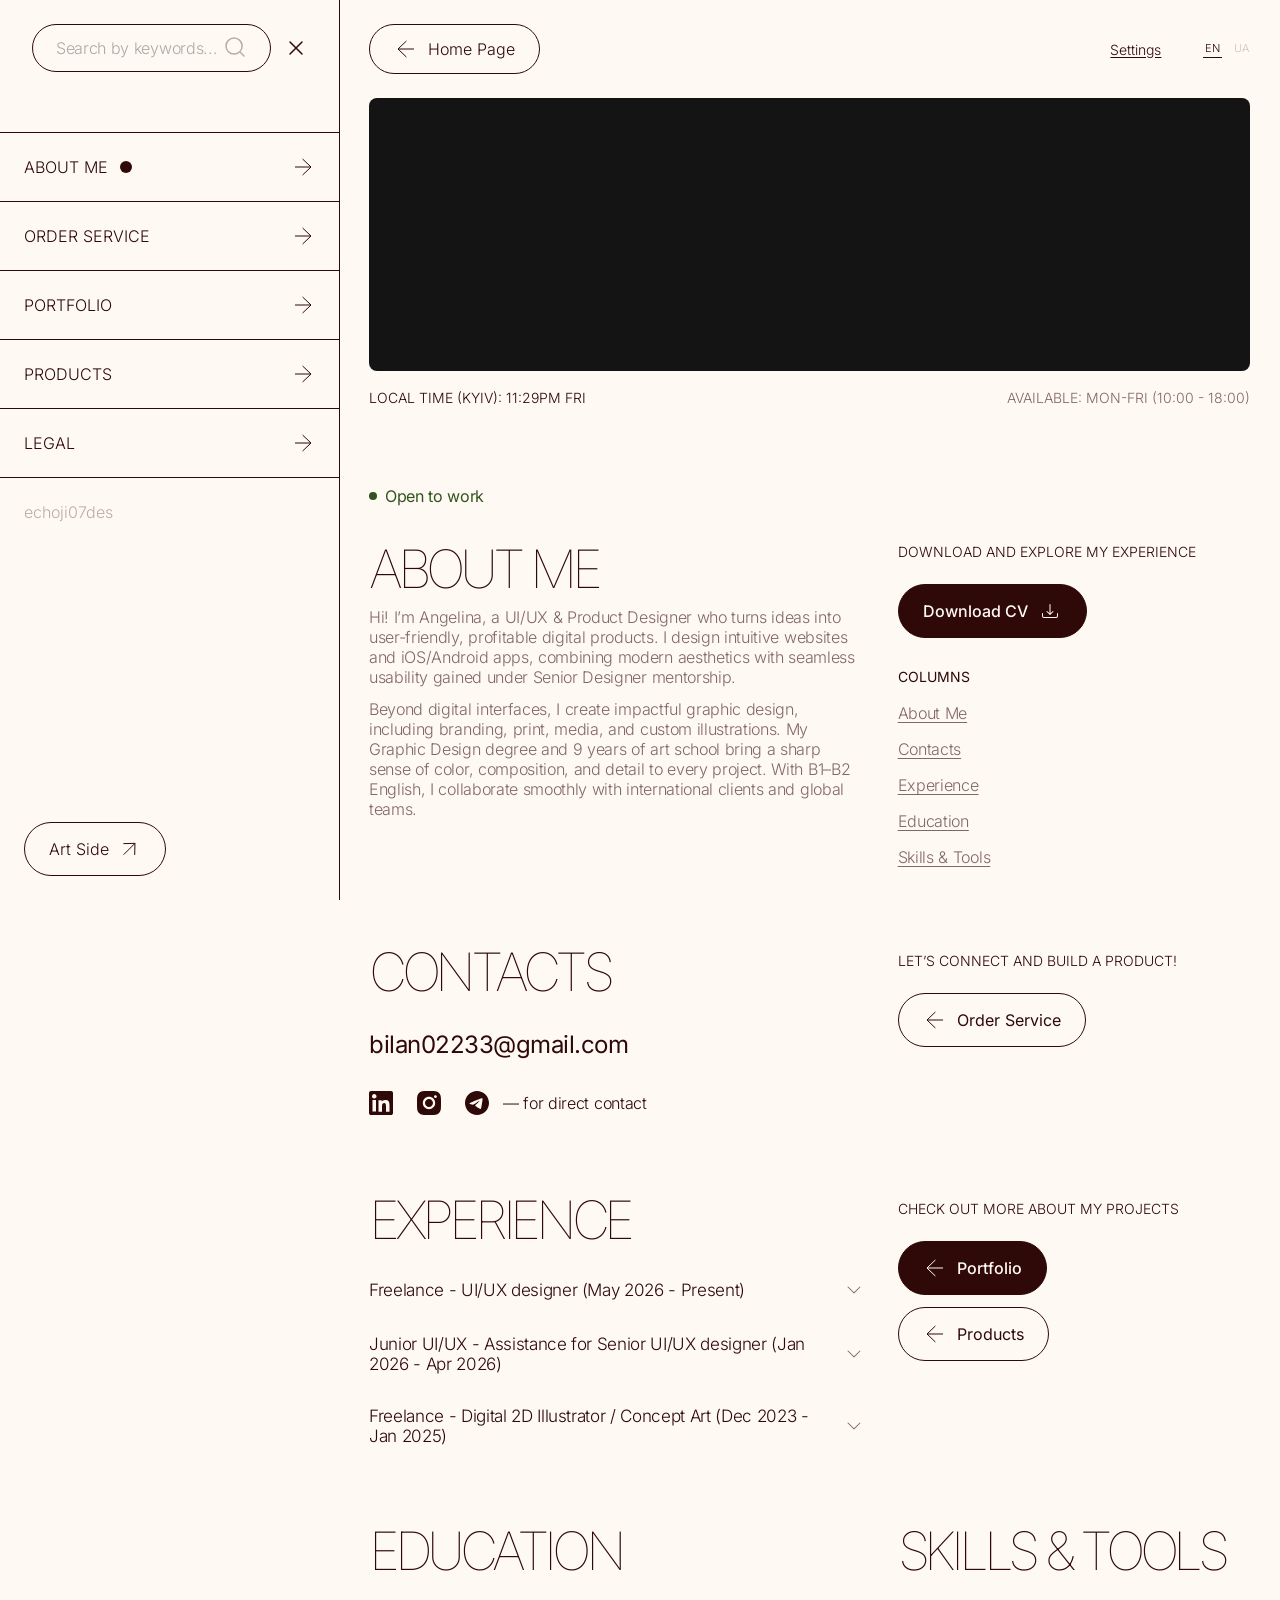
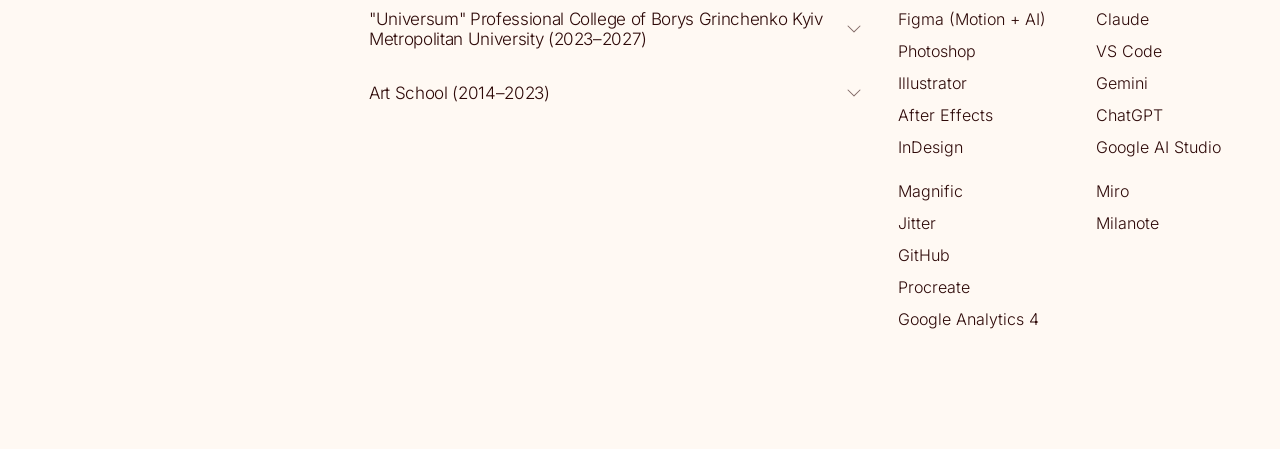
<file: design.html>
<!DOCTYPE html>
<html lang="en">
<head>
    <meta charset="UTF-8">
    <meta name="viewport" content="width=device-width, initial-scale=1.0">
    <title>Design Side — echoji07</title>
    <link rel="icon" type="image/svg+xml" href="images/favicon.svg">
    <link rel="stylesheet" href="style.css">
    <script src="prefs.js"></script>
</head>
<!-- menu-open: при відкритті сторінки меню вже відкрите -->
<body class="design-page menu-open">

    <!-- ===== SVG-спрайт іконок (колір береться з currentColor) ===== -->
    <svg class="sprite" xmlns="http://www.w3.org/2000/svg" aria-hidden="true" focusable="false">
        <!-- Бургер (Figma: andrsrxn:menu-burger) -->
        <symbol id="i-burger" viewBox="0 0 24 24" fill="none">
            <path d="M2.71997 5.19H21.28M2.71997 11.94H21.28M2.71997 18.81H21.28" stroke="currentColor" stroke-width="1.5" stroke-linecap="round" stroke-linejoin="round"/>
        </symbol>
        <!-- Хрестик (з images/close-icon.svg: той самий контур, хрестик 12px у слоті 24px) -->
        <symbol id="i-close" viewBox="-4 -4 32 32" fill="none">
            <path d="M20 20 4 4m16 0L4 20" stroke="currentColor" stroke-width="2" stroke-linecap="round" stroke-linejoin="round"/>
        </symbol>
        <!-- Стрілка вправо (з images/arrow-right-icon.svg).
             Блок 24×24, сама стрілка всередині рівно 16×16 (як компонент Icon / Arrow right / 24 у макеті), обводка 1px -->
        <symbol id="i-arrow-right" viewBox="-1.5 -1.5 27 27" fill="none">
            <path d="M3 12H21M11.55 21L21 12L11.55 3" stroke="currentColor" stroke-width="1.125" stroke-linejoin="round"/>
        </symbol>
        <!-- Стрілка Art Side: надана іконка у слоті 24×24 -->
        <symbol id="i-arrow-out" viewBox="0 0 24 24" fill="none">
            <path d="M6.65685 17.6569L17.9706 6.34315M17.6877 17.9397L17.9706 6.34315L6.37401 6.62599" stroke="currentColor" stroke-linejoin="round"/>
        </symbol>
        <!-- Шеврон і завантаження (Bootstrap Icons, сітка 16 у блоці 24) -->
        <symbol id="i-chevron-down" viewBox="-4 -4 24 24" fill="none">
            <path fill="currentColor" fill-rule="evenodd" d="M1.646 4.646a.5.5 0 0 1 .708 0L8 10.293l5.646-5.647a.5.5 0 0 1 .708.708l-6 6a.5.5 0 0 1-.708 0l-6-6a.5.5 0 0 1 0-.708z"/>
        </symbol>
        <symbol id="i-download" viewBox="-4 -4 24 24" fill="none">
            <path fill="currentColor" d="M.5 9.9a.5.5 0 0 1 .5.5v2.5a1 1 0 0 0 1 1h12a1 1 0 0 0 1-1v-2.5a.5.5 0 0 1 1 0v2.5a2 2 0 0 1-2 2H2a2 2 0 0 1-2-2v-2.5a.5.5 0 0 1 .5-.5z"/>
            <path fill="currentColor" d="M7.646 11.854a.5.5 0 0 0 .708 0l3-3a.5.5 0 0 0-.708-.708L8.5 10.293V1.5a.5.5 0 0 0-1 0v8.793L5.354 8.146a.5.5 0 1 0-.708.708l3 3z"/>
        </symbol>
        <!-- Копіювання пошти (два квадрати) і галочка «скопійовано» -->
        <symbol id="i-copy" viewBox="0 0 24 24" fill="none">
            <path d="M8 7V6a2 2 0 0 1 2-2h8a2 2 0 0 1 2 2v8a2 2 0 0 1-2 2h-1" stroke="currentColor" stroke-width="1.5" stroke-linecap="round" stroke-linejoin="round"/>
            <rect x="4" y="8" width="12" height="12" rx="2" stroke="currentColor" stroke-width="1.5" stroke-linejoin="round"/>
        </symbol>
        <!-- Settings: cookie і напівколо (тема): блок 24×24, сама іконка всередині 16×16 -->
        <symbol id="i-cookie" viewBox="-3 -3 30 30" fill="none">
            <path d="M12 2.5a9.5 9.5 0 1 0 9.5 9.5 3.8 3.8 0 0 1-4.75-4.75A3.8 3.8 0 0 1 12 2.5Z" stroke="currentColor" stroke-width="1.5" stroke-linejoin="round"/>
            <path d="M8.5 8.5v.01M16 15.5v.01M12 12v.01M11 17v.01M7 14v.01" stroke="currentColor" stroke-width="2" stroke-linecap="round"/>
        </symbol>
        <symbol id="i-contrast" viewBox="-3 -3 30 30" fill="none">
            <circle cx="12" cy="12" r="9" stroke="currentColor" stroke-width="1.5"/>
            <path d="M12 3a9 9 0 0 1 0 18z" fill="currentColor"/>
        </symbol>
        <symbol id="i-search" viewBox="0 0 24 24" fill="none">
            <path d="M21 20L16.7501 15.7425M19.1053 10.0526C19.1053 12.1883 18.2569 14.2365 16.7467 15.7467C15.2365 17.2569 13.1883 18.1053 11.0526 18.1053C8.91694 18.1053 6.86872 17.2569 5.35856 15.7467C3.8484 14.2365 3 12.1883 3 10.0526C3 7.91694 3.8484 5.86872 5.35856 4.35856C6.86872 2.8484 8.91694 2 11.0526 2C13.1883 2 15.2365 2.8484 16.7467 4.35856C18.2569 5.86872 19.1053 7.91694 19.1053 10.0526Z" stroke="currentColor" stroke-width="1.5" stroke-linecap="round"/>
        </symbol>
        <symbol id="i-check" viewBox="0 0 24 24" fill="none">
            <path d="M5 12.5l4.5 4.5L19 7.5" stroke="currentColor" stroke-width="1.5" stroke-linecap="round" stroke-linejoin="round"/>
        </symbol>
        <!-- Соцмережі (ті самі, що на головній) -->
        <symbol id="i-linkedin" viewBox="0 0 24 24" fill="none">
            <path fill-rule="evenodd" clip-rule="evenodd" d="M0 2.00509C0.000577519 1.47349 0.212013 0.96382 0.587915 0.587918C0.963818 0.212016 1.47349 0.000580192 2.00509 2.67307e-06H21.9927C22.2563 -0.000427747 22.5173 0.0511258 22.7609 0.151712C23.0045 0.252298 23.2258 0.399941 23.4123 0.586188C23.5987 0.772435 23.7466 0.993628 23.8475 1.2371C23.9483 1.48058 24.0001 1.74156 24 2.00509V21.9927C24 22.5249 23.7887 23.0353 23.4125 23.4117C23.0363 23.7881 22.526 23.9997 21.9938 24H2.00509C1.4733 23.9994 0.963464 23.7878 0.58753 23.4117C0.211597 23.0356 0.000288705 22.5256 0 21.9938V2.00509ZM9.49964 9.15055H12.7495V10.7825C13.2185 9.84437 14.4185 9 16.2218 9C19.6789 9 20.4982 10.8687 20.4982 14.2975V20.6487H16.9996V15.0785C16.9996 13.1258 16.5305 12.024 15.3393 12.024C13.6865 12.024 12.9993 13.212 12.9993 15.0785V20.6487H9.49964V9.15055ZM3.49964 20.4993H6.99927V9H3.49964V20.4993ZM7.5 5.24946C7.5066 5.5491 7.45328 5.84704 7.34317 6.1258C7.23306 6.40456 7.06838 6.65851 6.8588 6.87276C6.64921 7.08702 6.39894 7.25725 6.12268 7.37346C5.84641 7.48968 5.54972 7.54955 5.25 7.54955C4.95028 7.54955 4.65359 7.48968 4.37732 7.37346C4.10106 7.25725 3.85079 7.08702 3.6412 6.87276C3.43162 6.65851 3.26694 6.40456 3.15683 6.1258C3.04672 5.84704 2.9934 5.5491 3 5.24946C3.01295 4.6613 3.25569 4.10159 3.67624 3.69021C4.09678 3.27882 4.6617 3.04846 5.25 3.04846C5.8383 3.04846 6.40322 3.27882 6.82376 3.69021C7.24431 4.10159 7.48705 4.6613 7.5 5.24946Z" fill="currentColor"/>
        </symbol>
        <symbol id="i-instagram" viewBox="0 0 24 24" fill="none">
            <path d="M11.9968 7.9983C9.79333 7.9983 7.99515 9.79651 7.99515 12C7.99515 14.2035 9.79333 16.0017 11.9968 16.0017C14.2002 16.0017 15.9984 14.2035 15.9984 12C15.9984 9.79651 14.2002 7.9983 11.9968 7.9983ZM23.9987 12C23.9987 10.3429 24.0137 8.70077 23.9206 7.04665C23.8275 5.12536 23.3893 3.4202 21.9843 2.01525C20.5764 0.607302 18.8743 0.172008 16.953 0.0789456C15.2959 -0.0141173 13.6539 0.000892936 11.9998 0.000892936C10.3427 0.000892936 8.70061 -0.0141173 7.04652 0.0789456C5.12526 0.172008 3.42014 0.610305 2.01522 2.01525C0.607291 3.42321 0.172005 5.12536 0.0789442 7.04665C-0.014117 8.70377 0.000892919 10.3459 0.000892919 12C0.000892919 13.6541 -0.014117 15.2992 0.0789442 16.9533C0.172005 18.8746 0.610293 20.5798 2.01522 21.9847C3.42314 23.3927 5.12526 23.828 7.04652 23.9211C8.70361 24.0141 10.3457 23.9991 11.9998 23.9991C13.6569 23.9991 15.2989 24.0141 16.953 23.9211C18.8743 23.828 20.5794 23.3897 21.9843 21.9847C23.3923 20.5768 23.8275 18.8746 23.9206 16.9533C24.0167 15.2992 23.9987 13.6571 23.9987 12ZM11.9968 18.1572C8.58954 18.1572 5.83973 15.4073 5.83973 12C5.83973 8.5927 8.58954 5.84284 11.9968 5.84284C15.404 5.84284 18.1538 8.5927 18.1538 12C18.1538 15.4073 15.404 18.1572 11.9968 18.1572ZM18.406 7.02864C17.6105 7.02864 16.968 6.38621 16.968 5.59067C16.968 4.79513 17.6105 4.1527 18.406 4.1527C19.2015 4.1527 19.8439 4.79513 19.8439 5.59067C19.8442 5.77957 19.8071 5.96667 19.735 6.14124C19.6628 6.31581 19.5569 6.47442 19.4233 6.608C19.2897 6.74157 19.1311 6.84748 18.9565 6.91967C18.782 6.99185 18.5949 7.02888 18.406 7.02864Z" fill="currentColor"/>
        </symbol>
        <symbol id="i-telegram" viewBox="0 0 24 24" fill="none">
            <path d="M11.944 3.26458e-05C8.77113 0.0148349 5.73325 1.28565 3.4949 3.53448C1.25656 5.78331 -3.4527e-05 8.8271 7.11527e-10 12C7.11529e-10 15.1826 1.26428 18.2349 3.51472 20.4853C5.76515 22.7357 8.8174 24 12 24C15.1826 24 18.2348 22.7357 20.4853 20.4853C22.7357 18.2349 24 15.1826 24 12C24 8.81742 22.7357 5.76518 20.4853 3.51475C18.2348 1.26431 15.1826 3.26458e-05 12 3.26458e-05C11.9813 -1.08819e-05 11.9627 -1.08819e-05 11.944 3.26458e-05ZM16.906 7.22402C17.006 7.22201 17.227 7.24703 17.371 7.36403C17.4667 7.44714 17.5277 7.56311 17.542 7.68902C17.558 7.78202 17.578 7.99502 17.562 8.16101C17.382 10.059 16.6 14.663 16.202 16.788C16.034 17.688 15.703 17.989 15.382 18.018C14.686 18.083 14.157 17.558 13.482 17.116C12.426 16.423 11.829 15.992 10.804 15.316C9.61899 14.536 10.387 14.106 11.062 13.406C11.239 13.222 14.309 10.429 14.369 10.176C14.376 10.144 14.383 10.026 14.313 9.96401C14.243 9.902 14.139 9.92303 14.064 9.94001C13.958 9.96401 12.271 11.08 9.003 13.285C8.523 13.615 8.09001 13.775 7.701 13.765C7.27299 13.757 6.44901 13.524 5.83599 13.325C5.08401 13.08 4.48701 12.951 4.539 12.536C4.566 12.32 4.86399 12.099 5.43201 11.873C8.93001 10.349 11.262 9.34403 12.43 8.85902C15.762 7.47302 16.455 7.23203 16.906 7.22402Z" fill="currentColor"/>
        </symbol>
    </svg>

    <!-- Кнопка меню: у відкритому меню це хрестик, у закритому — бургер (одна кнопка, іконки плавно змінюють одна одну) -->
    <button type="button" class="menu-toggle" id="menu-toggle" aria-controls="site-menu" aria-expanded="true" aria-label="Close menu">
        <svg class="icon icon-burger" aria-hidden="true"><use href="#i-burger"/></svg>
        <svg class="icon icon-close" aria-hidden="true"><use href="#i-close"/></svg>
    </button>

    <!-- ===== Бічне меню (фіксоване: сторінка гортається, меню лишається на місці) ===== -->
    <aside class="menu" id="site-menu" aria-label="Site menu">

        <form class="search" role="search" onsubmit="return false;">
            <div class="search-field">
                <input class="search-input" type="text" placeholder="Search by keywords..." data-i18n-placeholder="search.placeholder" aria-label="Search by keywords" data-i18n-aria="search.placeholder" autocomplete="off">
                <button class="search-clear" type="button" aria-label="Clear" hidden>
                    <svg class="search-clear-icon" aria-hidden="true"><use href="#i-close"/></svg>
                </button>
                <svg class="search-icon" aria-hidden="true"><use href="#i-search"/></svg>
            </div>
            <div class="search-results"></div>
        </form>

        <nav class="menu-nav" aria-label="Design sections">
            <a href="design.html" class="menu-link is-active" aria-current="page">
                <span data-i18n="menu.about">About me</span>
                <svg class="icon menu-arrow" aria-hidden="true"><use href="#i-arrow-right"/></svg>
            </a>
            <a href="order.html" class="menu-link">
                <span data-i18n="menu.order">Order service</span>
                <svg class="icon menu-arrow" aria-hidden="true"><use href="#i-arrow-right"/></svg>
            </a>
            <a href="portfolio.html" class="menu-link">
                <span data-i18n="menu.portfolio">Portfolio</span>
                <svg class="icon menu-arrow" aria-hidden="true"><use href="#i-arrow-right"/></svg>
            </a>
            <a href="products.html" class="menu-link">
                <span data-i18n="menu.products">Products</span>
                <svg class="icon menu-arrow" aria-hidden="true"><use href="#i-arrow-right"/></svg>
            </a>
            <a href="legal.html" class="menu-link">
                <span data-i18n="menu.legal">Legal</span>
                <svg class="icon menu-arrow" aria-hidden="true"><use href="#i-arrow-right"/></svg>
            </a>
        </nav>

        <p class="menu-handle">echoji07des</p>

        <!-- Art Side: сторінка ще не готова, тому поки що лише hover. Коли з'явиться — замінити <button> на <a href="art.html"> -->
        <button type="button" class="pill menu-art">
            <span data-i18n="nav.art">Art Side</span>
            <svg class="icon" aria-hidden="true"><use href="#i-arrow-out"/></svg>
        </button>
    </aside>

    <!-- ===== Сторінка ===== -->
    <div class="page">

        <header class="topbar">
            <a href="index.html" class="pill">
                <svg class="icon icon-back" aria-hidden="true"><use href="#i-arrow-right"/></svg>
                <span data-i18n="nav.home">Home Page</span>
            </a>

            <!-- Settings: при наведенні (або фокусі з клавіатури) з'являється меню з тумблерами.
                 Далі сюди додасться перехід на загальну сторінку налаштувань. -->
            <div class="settings" id="settings">
                <button type="button" class="settings-btn" id="settings-btn" aria-expanded="false" aria-controls="settings-menu" data-i18n="settings.title">Settings</button>
                <div class="settings-menu" id="settings-menu">
                    <div class="settings-panel">
                        <div class="settings-row">
                            <svg class="icon settings-icon" aria-hidden="true"><use href="#i-cookie"/></svg>
                            <span class="settings-label" data-i18n="settings.cookies">Cookies</span>
                            <!-- Тут буде перехід на сторінку: замініть <span> на <a href="..."> -->
                            <span class="settings-go" aria-hidden="true"><svg class="icon"><use href="#i-arrow-right"/></svg></span>
                        </div>
                        <div class="settings-row">
                            <span class="settings-icon settings-icon--text" aria-hidden="true">Aa</span>
                            <span class="settings-label" id="label-font" data-i18n="settings.font">Accessible Font</span>
                            <button type="button" class="switch" id="switch-font" role="switch" aria-checked="false" aria-labelledby="label-font"><span class="switch-knob"></span></button>
                            <span class="settings-go" aria-hidden="true"><svg class="icon"><use href="#i-arrow-right"/></svg></span>
                        </div>
                        <div class="settings-row">
                            <svg class="icon settings-icon" aria-hidden="true"><use href="#i-contrast"/></svg>
                            <span class="settings-label" id="label-theme" data-i18n="settings.theme">Light / Dark theme</span>
                            <button type="button" class="switch" id="switch-theme" role="switch" aria-checked="false" aria-labelledby="label-theme"><span class="switch-knob"></span></button>
                            <span class="settings-go" aria-hidden="true"><svg class="icon"><use href="#i-arrow-right"/></svg></span>
                        </div>
                    </div>
                </div>
            </div>

            <div class="lang" role="group" aria-label="Language">
                <button type="button" class="lang-btn is-active" data-lang="en" aria-pressed="true">EN</button>
                <button type="button" class="lang-btn" data-lang="uk" aria-pressed="false">UA</button>
            </div>
        </header>

        <main>
            <!-- Фото: сюди потім буде вставлено зображення (замінити div на <img class="photo" src="..." alt="...">) -->
            <div class="photo" role="img" aria-label="Photo placeholder"></div>

            <div class="meta-row">
                <p class="local-time">
                    <span data-i18n="time.label">Local time (Kyiv):</span>
                    <span id="kyiv-time">--:--</span>
                </p>
                <p class="availability" data-i18n="about.available">Available: Mon-fri (10:00 - 18:00)</p>
            </div>

            <!-- ===== About me ===== -->
            <div class="row">
                <section class="row-main" aria-labelledby="about">
                    <p class="status">
                        <span class="status-dot" aria-hidden="true"></span>
                        <span data-i18n="about.open">Open to work</span>
                    </p>
                    <h2 class="section-title" id="about" data-i18n="menu.about">About me</h2>
                    <div class="section-text">
                        <p data-i18n="about.p1">Hi! I’m Angelina, a UI/UX &amp; Product Designer who turns ideas into user-friendly, profitable digital products. I design intuitive websites and iOS/Android apps, combining modern aesthetics with seamless usability gained under Senior Designer mentorship.</p>
                        <p data-i18n="about.p2">Beyond digital interfaces, I create impactful graphic design, including branding, print, media, and custom illustrations. My Graphic Design degree and 9 years of art school bring a sharp sense of color, composition, and detail to every project. With B1–B2 English, I collaborate smoothly with international clients and global teams.</p>
                    </div>
                </section>

                <div class="row-side row-side--split">
                    <!-- id="cv": сюди веде чіп CV з головної сторінки -->
                    <div class="cta" id="cv">
                        <p class="caption" data-i18n="cta.cv">Download and explore my experience</p>
                        <!-- Файл резюме покладіть у папку files/ під цією назвою (або змініть href) -->
                        <a class="pill pill--lg pill--primary" href="files/CV.pdf" download>
                            <span data-i18n="cta.download">Download CV</span>
                            <svg class="icon" aria-hidden="true"><use href="#i-download"/></svg>
                        </a>
                    </div>

                    <!-- Колонки: посилання на заголовки сторінки -->
                    <nav class="columns" aria-labelledby="columns-title">
                        <p class="caption" id="columns-title" data-i18n="columns.title">Columns</p>
                        <ul>
                            <li><a href="#about" data-i18n="columns.about">About Me</a></li>
                            <li><a href="#contacts" data-i18n="columns.contacts">Contacts</a></li>
                            <li><a href="#experience" data-i18n="columns.experience">Experience</a></li>
                            <li><a href="#education" data-i18n="columns.education">Education</a></li>
                            <li><a href="#skills" data-i18n="columns.skills">Skills &amp; Tools</a></li>
                        </ul>
                    </nav>
                </div>
            </div>

            <!-- ===== Contacts ===== -->
            <div class="row row--contacts">
                <section class="row-main" aria-labelledby="contacts">
                    <h2 class="section-title" id="contacts" data-i18n="h.contacts">Contacts</h2>
                    <div class="contacts">
                        <div class="email">
                            <!-- Пошта з макета. Щоб змінити — достатньо змінити текст, посилання mailto підставиться саме -->
                            <a class="email-link" id="email-link" href="mailto:bilan02233@gmail.com">bilan02233@gmail.com</a>
                            <button type="button" class="copy-btn" id="copy-email">
                                <span class="visually-hidden" data-i18n="contacts.copy">Copy</span>
                                <svg class="icon icon-copy" aria-hidden="true"><use href="#i-copy"/></svg>
                                <svg class="icon icon-check" aria-hidden="true"><use href="#i-check"/></svg>
                            </button>
                            <span class="visually-hidden" id="copy-status" aria-live="polite"></span>
                        </div>
                        <div class="social-row">
                            <ul class="social-icons" aria-label="Social links">
                                <li><a href="https://www.linkedin.com/in/angelina-bilan-2b3ba3410/" target="_blank" rel="noopener noreferrer" aria-label="LinkedIn"><svg class="icon" aria-hidden="true"><use href="#i-linkedin"/></svg></a></li>
                                <li><a href="https://www.instagram.com/echoji07des/" target="_blank" rel="noopener noreferrer" aria-label="Instagram"><svg class="icon" aria-hidden="true"><use href="#i-instagram"/></svg></a></li>
                                <li><a href="https://t.me/angelinabilan" target="_blank" rel="noopener noreferrer" aria-label="Telegram"><svg class="icon" aria-hidden="true"><use href="#i-telegram"/></svg></a></li>
                            </ul>
                            <p class="social-note" data-i18n="contacts.direct">— for direct contact</p>
                        </div>
                    </div>
                </section>

                <div class="row-side">
                    <div class="cta">
                        <p class="caption" data-i18n="cta.connect">Let’s connect and build a product!</p>
                        <a class="pill pill--lg" href="order.html">
                            <svg class="icon icon-back" aria-hidden="true"><use href="#i-arrow-right"/></svg>
                            <span data-i18n="cta.order">Order Service</span>
                        </a>
                    </div>
                </div>
            </div>

            <!-- ===== Experience ===== -->
            <div class="row row--experience">
                <section class="row-main" aria-labelledby="experience">
                    <h2 class="section-title" id="experience" data-i18n="h.experience">Experience</h2>
                    <div class="acc">

                        <div class="acc-item">
                            <h3 class="acc-heading">
                                <button type="button" class="acc-head" id="exp-1-head" aria-expanded="false" aria-controls="exp-1">
                                    <span class="acc-title" data-i18n="exp1.title">Freelance - UI/UX designer (May 2026 - Present)</span>
                                    <span class="acc-chevron" aria-hidden="true"><svg class="icon"><use href="#i-chevron-down"/></svg></span>
                                </button>
                            </h3>
                            <div class="acc-panel" id="exp-1" role="region" aria-labelledby="exp-1-head">
                                <div class="acc-inner">
                                    <div class="acc-body">
                                        <p><strong class="acc-name" data-i18n="exp1.a.name">Garden Prostir</strong> <span data-i18n="exp1.a.text">— end-to-end mobile website for an event agency, streamlining service discovery and boosting consultation bookings.</span></p>
                                        <p><strong class="acc-name" data-i18n="exp1.b.name">GD Cashmere</strong> <span data-i18n="exp1.b.text">— desktop and mobile redesign for a premium clothing brand, elevating brand aesthetics and streamlining catalog navigation and checkout.</span></p>
                                    </div>
                                </div>
                            </div>
                        </div>

                        <div class="acc-item">
                            <h3 class="acc-heading">
                                <button type="button" class="acc-head" id="exp-2-head" aria-expanded="false" aria-controls="exp-2">
                                    <span class="acc-title" data-i18n="exp2.title">Junior UI/UX - Assistance for Senior UI/UX designer (Jan 2026 - Apr 2026)</span>
                                    <span class="acc-chevron" aria-hidden="true"><svg class="icon"><use href="#i-chevron-down"/></svg></span>
                                </button>
                            </h3>
                            <div class="acc-panel" id="exp-2" role="region" aria-labelledby="exp-2-head">
                                <div class="acc-inner">
                                    <div class="acc-body">
                                        <p><strong class="acc-name" data-i18n="exp2.a.name">Olena Petrochenko</strong> <span data-i18n="exp2.a.text">— designed a high-converting website and mobile experience to establish a mentor’s personal brand.</span></p>
                                    </div>
                                </div>
                            </div>
                        </div>

                        <div class="acc-item">
                            <h3 class="acc-heading">
                                <button type="button" class="acc-head" id="exp-3-head" aria-expanded="false" aria-controls="exp-3">
                                    <span class="acc-title" data-i18n="exp3.title">Freelance - Digital 2D Illustrator / Concept Art (Dec 2023 - Jan 2025)</span>
                                    <span class="acc-chevron" aria-hidden="true"><svg class="icon"><use href="#i-chevron-down"/></svg></span>
                                </button>
                            </h3>
                            <div class="acc-panel" id="exp-3" role="region" aria-labelledby="exp-3-head">
                                <div class="acc-inner">
                                    <div class="acc-body">
                                        <p data-i18n="exp3.a">Creating character designs for commercial use — offered for sale on platforms such as VGen and DeviantArt — and producing custom illustrations for clients’ personal use.</p>
                                    </div>
                                </div>
                            </div>
                        </div>

                    </div>
                </section>

                <!-- Кнопки збоку ведуть на однойменні розділи сайту -->
                <div class="row-side">
                    <div class="cta">
                        <p class="caption" data-i18n="cta.projects">Check out more about my projects</p>
                        <div class="cta-actions">
                            <a class="pill pill--lg pill--primary" href="portfolio.html">
                                <svg class="icon icon-back" aria-hidden="true"><use href="#i-arrow-right"/></svg>
                                <span data-i18n="menu.portfolio">Portfolio</span>
                            </a>
                            <a class="pill pill--lg" href="products.html">
                                <svg class="icon icon-back" aria-hidden="true"><use href="#i-arrow-right"/></svg>
                                <span data-i18n="menu.products">Products</span>
                            </a>
                        </div>
                    </div>
                </div>
            </div>

            <!-- ===== Education + Skills & tools ===== -->
            <div class="row">
                <section class="row-main" aria-labelledby="education">
                    <h2 class="section-title" id="education" data-i18n="h.education">Education</h2>
                    <div class="acc">

                        <div class="acc-item">
                            <h3 class="acc-heading">
                                <button type="button" class="acc-head" id="edu-1-head" aria-expanded="false" aria-controls="edu-1">
                                    <span class="acc-title" data-i18n="edu1.title">"Universum" Professional College of Borys Grinchenko Kyiv Metropolitan University (2023–2027)</span>
                                    <span class="acc-chevron" aria-hidden="true"><svg class="icon"><use href="#i-chevron-down"/></svg></span>
                                </button>
                            </h3>
                            <div class="acc-panel" id="edu-1" role="region" aria-labelledby="edu-1-head">
                                <div class="acc-inner">
                                    <div class="acc-body">
                                        <p><strong class="acc-name" data-i18n="edu1.a.name">Graphic Design</strong> <span data-i18n="edu1.a.text">— strong foundation in branding, market positioning, and business-driven visual communication. Deep expertise in typography, composition, color theory, print production, and physical material applications.</span></p>
                                    </div>
                                </div>
                            </div>
                        </div>

                        <div class="acc-item">
                            <h3 class="acc-heading">
                                <button type="button" class="acc-head" id="edu-2-head" aria-expanded="false" aria-controls="edu-2">
                                    <span class="acc-title" data-i18n="edu2.title">Art School (2014–2023)</span>
                                    <span class="acc-chevron" aria-hidden="true"><svg class="icon"><use href="#i-chevron-down"/></svg></span>
                                </button>
                            </h3>
                            <div class="acc-panel" id="edu-2" role="region" aria-labelledby="edu-2-head">
                                <div class="acc-inner">
                                    <div class="acc-body">
                                        <p data-i18n="edu2.a">I studied fine arts (drawing and painting), color theory, applied arts, and art history. In the applied arts course, we covered some of the material taught in graphic design (such as stylization, layout, and print production).</p>
                                    </div>
                                </div>
                            </div>
                        </div>

                    </div>
                </section>

                <section class="row-side" aria-labelledby="skills">
                    <h2 class="section-title" id="skills" data-i18n="h.skills">Skills &amp; tools</h2>
                    <div class="skills">
                        <ul>
                            <li>Figma (Motion + AI)</li>
                            <li>Photoshop</li>
                            <li>Illustrator</li>
                            <li>After Effects</li>
                            <li>InDesign</li>
                        </ul>
                        <ul>
                            <li>Claude</li>
                            <li>VS Code</li>
                            <li>Gemini</li>
                            <li>ChatGPT</li>
                            <li>Google AI Studio</li>
                        </ul>
                        <ul>
                            <li>Magnific</li>
                            <li>Jitter</li>
                            <li>GitHub</li>
                            <li>Procreate</li>
                            <li>Google Analytics 4</li>
                        </ul>
                        <ul>
                            <li>Miro</li>
                            <li>Milanote</li>
                        </ul>
                    </div>
                </section>
            </div>

        </main>
    </div>

    <script src="site.js"></script>
    <script src="search.js"></script>
    <script src="settings.js"></script>
    <script src="design.js"></script>
</body>
</html>
</file>
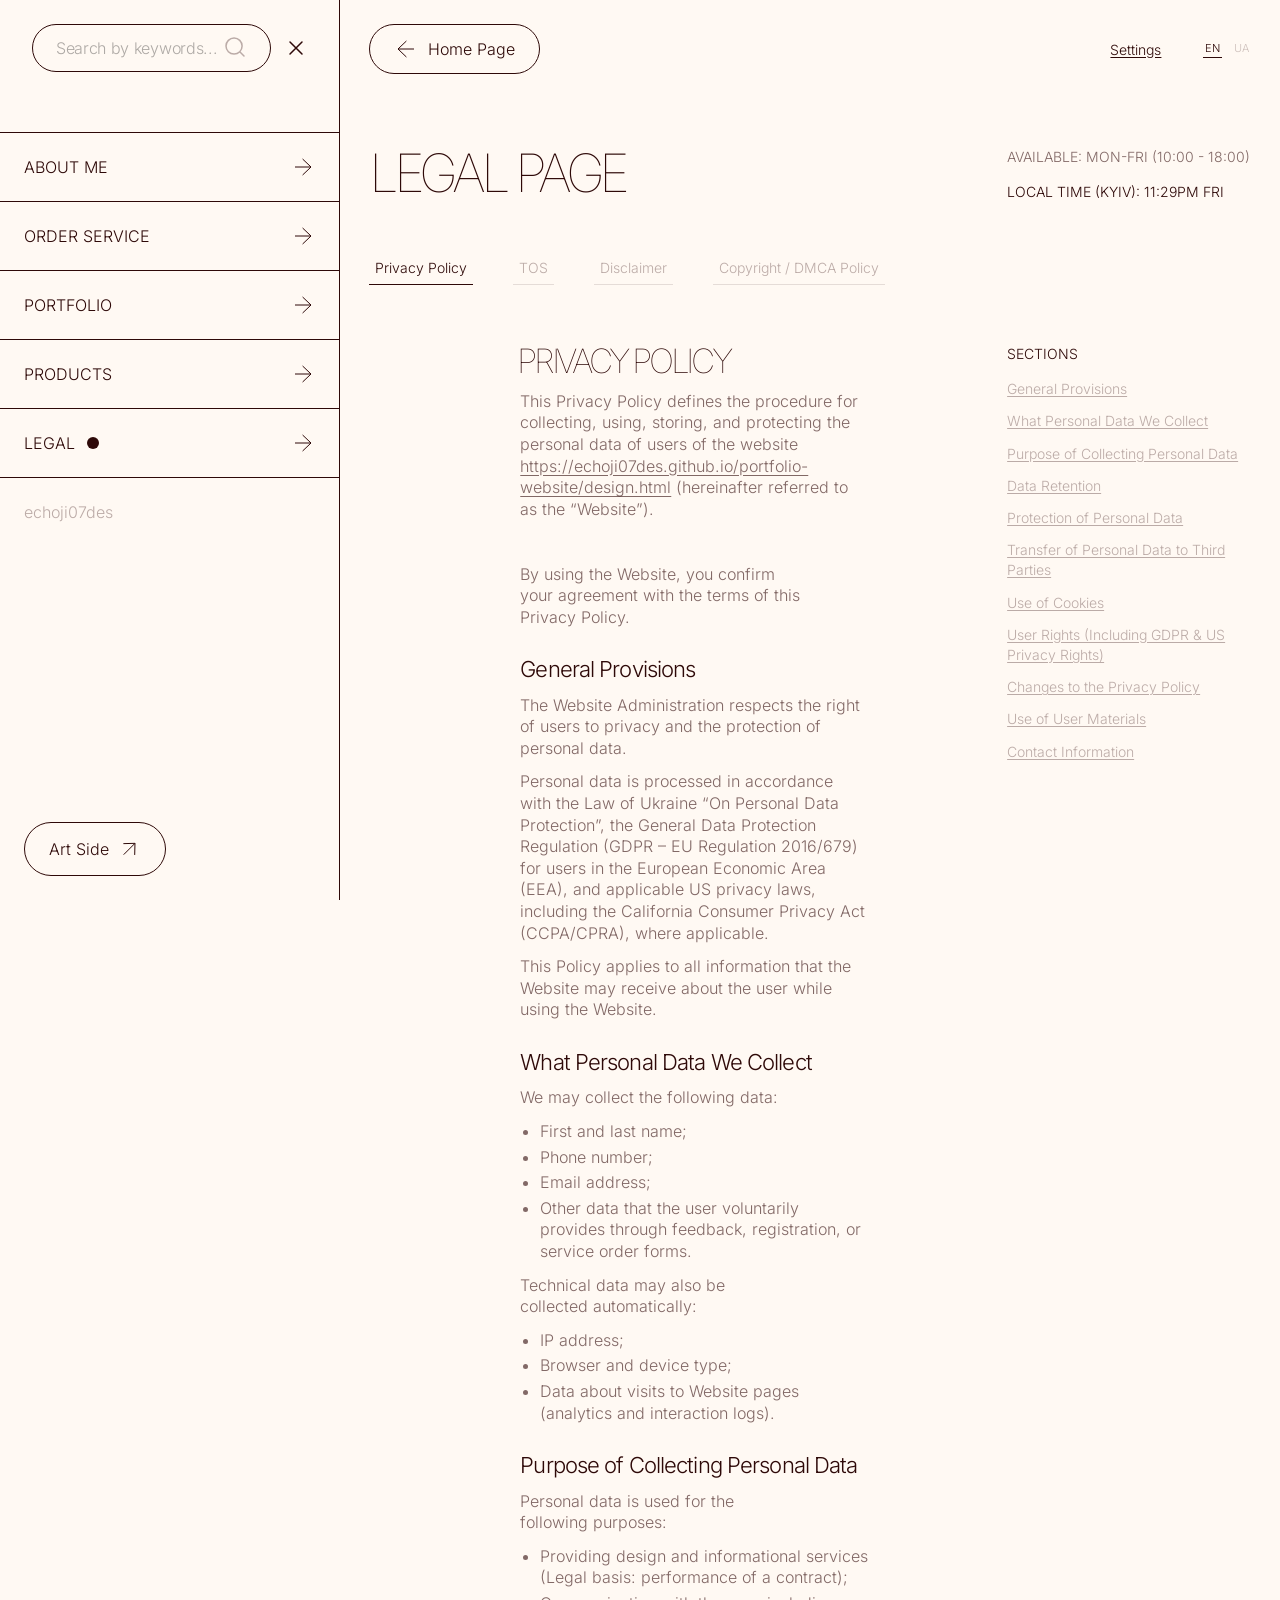
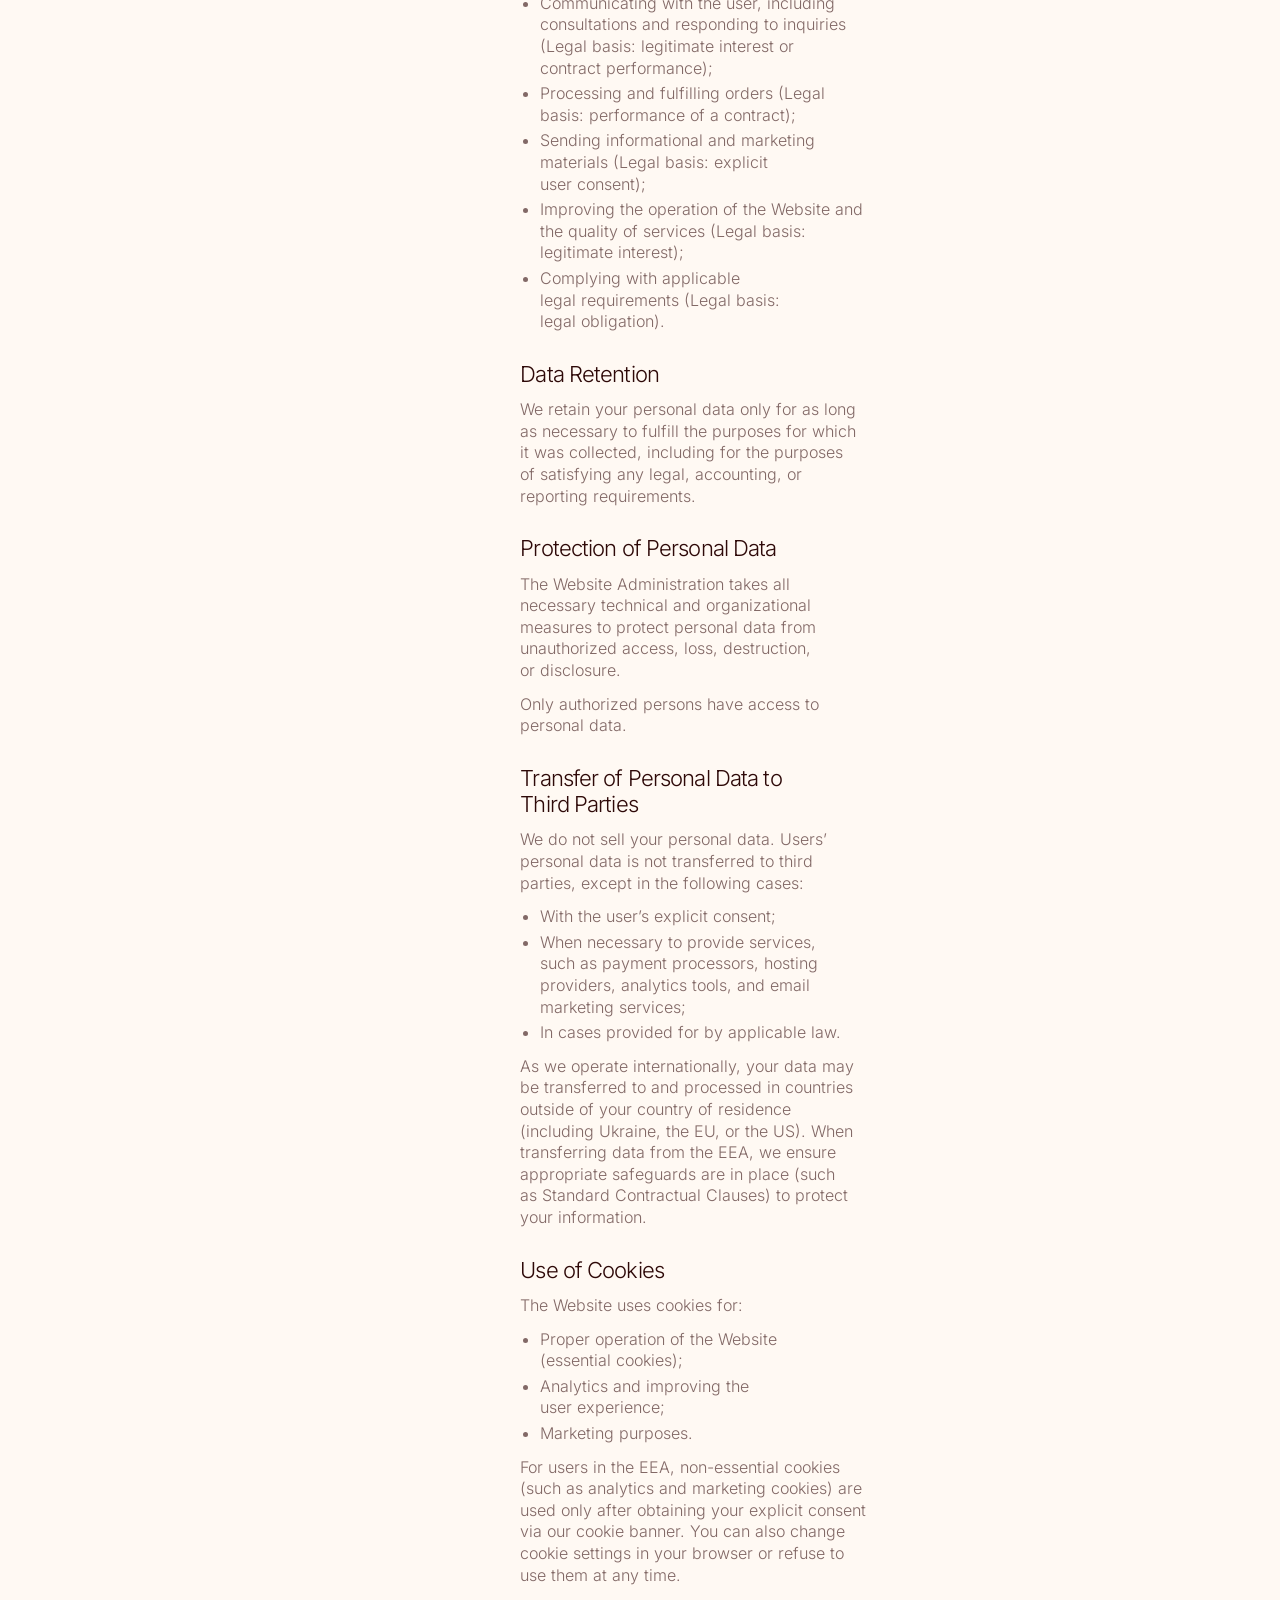
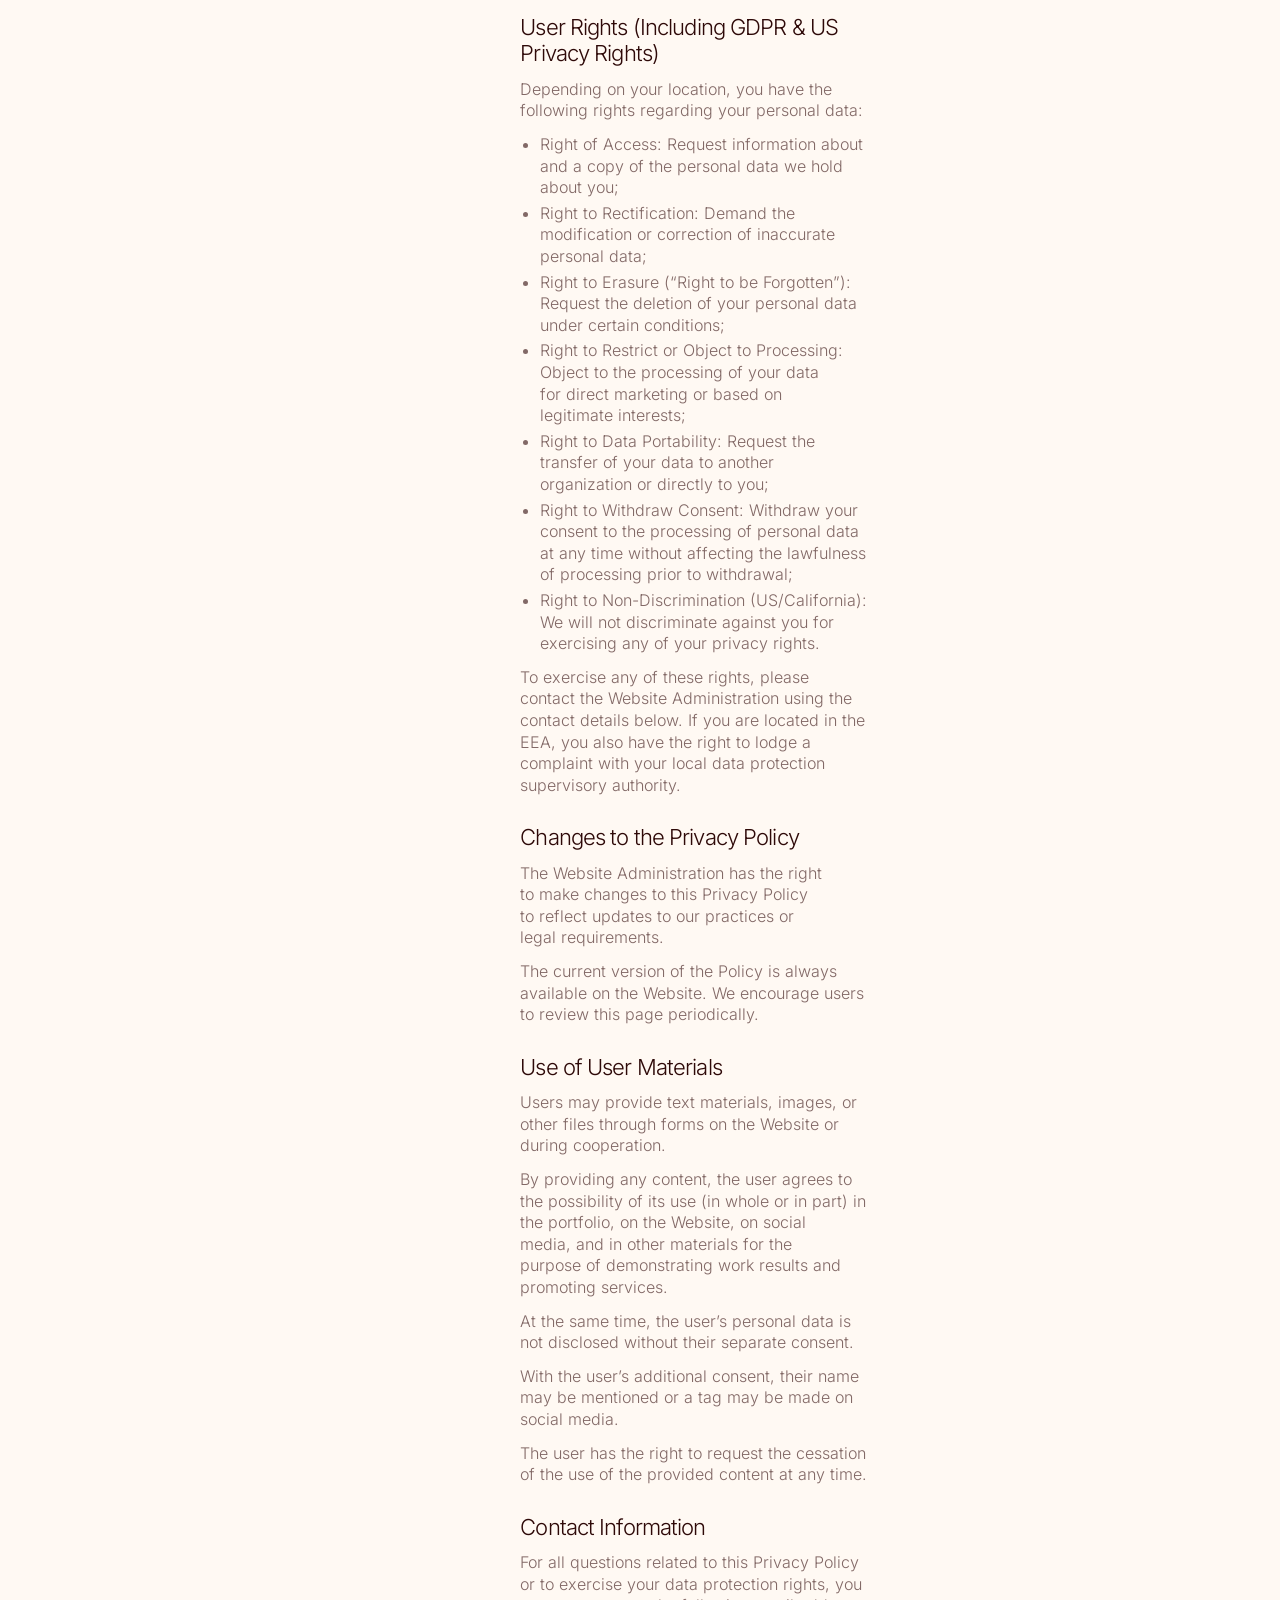
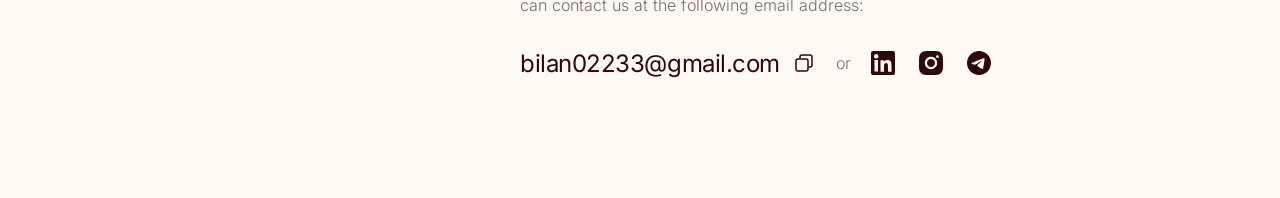
<file: legal.html>
<!DOCTYPE html>
<html lang="en">
<head>
    <meta charset="UTF-8">
    <meta name="viewport" content="width=device-width, initial-scale=1.0">
    <title>Legal — echoji07</title>
    <link rel="icon" type="image/svg+xml" href="images/favicon.svg">
    <link rel="stylesheet" href="style.css">
    <script src="prefs.js"></script>
</head>
<!-- menu-open: як і на сторінці About me, меню при відкритті сторінки вже відкрите -->
<body class="design-page menu-open">

    <!-- ===== SVG-спрайт іконок (колір береться з currentColor) ===== -->
    <svg class="sprite" xmlns="http://www.w3.org/2000/svg" aria-hidden="true" focusable="false">
        <symbol id="i-burger" viewBox="0 0 24 24" fill="none">
            <path d="M2.71997 5.19H21.28M2.71997 11.94H21.28M2.71997 18.81H21.28" stroke="currentColor" stroke-width="1.5" stroke-linecap="round" stroke-linejoin="round"/>
        </symbol>
        <symbol id="i-close" viewBox="-4 -4 32 32" fill="none">
            <path d="M20 20 4 4m16 0L4 20" stroke="currentColor" stroke-width="2" stroke-linecap="round" stroke-linejoin="round"/>
        </symbol>
        <symbol id="i-arrow-right" viewBox="-1.5 -1.5 27 27" fill="none">
            <path d="M3 12H21M11.55 21L21 12L11.55 3" stroke="currentColor" stroke-width="1.125" stroke-linejoin="round"/>
        </symbol>
        <symbol id="i-arrow-out" viewBox="0 0 24 24" fill="none">
            <path d="M6.65685 17.6569L17.9706 6.34315M17.6877 17.9397L17.9706 6.34315L6.37401 6.62599" stroke="currentColor" stroke-linejoin="round"/>
        </symbol>
        <symbol id="i-cookie" viewBox="-3 -3 30 30" fill="none">
            <path d="M12 2.5a9.5 9.5 0 1 0 9.5 9.5 3.8 3.8 0 0 1-4.75-4.75A3.8 3.8 0 0 1 12 2.5Z" stroke="currentColor" stroke-width="1.5" stroke-linejoin="round"/>
            <path d="M8.5 8.5v.01M16 15.5v.01M12 12v.01M11 17v.01M7 14v.01" stroke="currentColor" stroke-width="2" stroke-linecap="round"/>
        </symbol>
        <symbol id="i-contrast" viewBox="-3 -3 30 30" fill="none">
            <circle cx="12" cy="12" r="9" stroke="currentColor" stroke-width="1.5"/>
            <path d="M12 3a9 9 0 0 1 0 18z" fill="currentColor"/>
        </symbol>
        <symbol id="i-search" viewBox="0 0 24 24" fill="none">
            <path d="M21 20L16.7501 15.7425M19.1053 10.0526C19.1053 12.1883 18.2569 14.2365 16.7467 15.7467C15.2365 17.2569 13.1883 18.1053 11.0526 18.1053C8.91694 18.1053 6.86872 17.2569 5.35856 15.7467C3.8484 14.2365 3 12.1883 3 10.0526C3 7.91694 3.8484 5.86872 5.35856 4.35856C6.86872 2.8484 8.91694 2 11.0526 2C13.1883 2 15.2365 2.8484 16.7467 4.35856C18.2569 5.86872 19.1053 7.91694 19.1053 10.0526Z" stroke="currentColor" stroke-width="1.5" stroke-linecap="round"/>
        </symbol>
        <symbol id="i-copy" viewBox="0 0 24 24" fill="none">
            <path d="M8 7V6a2 2 0 0 1 2-2h8a2 2 0 0 1 2 2v8a2 2 0 0 1-2 2h-1" stroke="currentColor" stroke-width="1.5" stroke-linecap="round" stroke-linejoin="round"/>
            <rect x="4" y="8" width="12" height="12" rx="2" stroke="currentColor" stroke-width="1.5" stroke-linejoin="round"/>
        </symbol>
        <symbol id="i-check" viewBox="0 0 24 24" fill="none">
            <path d="M5 12.5l4.5 4.5L19 7.5" stroke="currentColor" stroke-width="1.5" stroke-linecap="round" stroke-linejoin="round"/>
        </symbol>
        <!-- Соцмережі (ті самі, що на головній) -->
        <symbol id="i-linkedin" viewBox="0 0 24 24" fill="none">
            <path fill-rule="evenodd" clip-rule="evenodd" d="M0 2.00509C0.000577519 1.47349 0.212013 0.96382 0.587915 0.587918C0.963818 0.212016 1.47349 0.000580192 2.00509 2.67307e-06H21.9927C22.2563 -0.000427747 22.5173 0.0511258 22.7609 0.151712C23.0045 0.252298 23.2258 0.399941 23.4123 0.586188C23.5987 0.772435 23.7466 0.993628 23.8475 1.2371C23.9483 1.48058 24.0001 1.74156 24 2.00509V21.9927C24 22.5249 23.7887 23.0353 23.4125 23.4117C23.0363 23.7881 22.526 23.9997 21.9938 24H2.00509C1.4733 23.9994 0.963464 23.7878 0.58753 23.4117C0.211597 23.0356 0.000288705 22.5256 0 21.9938V2.00509ZM9.49964 9.15055H12.7495V10.7825C13.2185 9.84437 14.4185 9 16.2218 9C19.6789 9 20.4982 10.8687 20.4982 14.2975V20.6487H16.9996V15.0785C16.9996 13.1258 16.5305 12.024 15.3393 12.024C13.6865 12.024 12.9993 13.212 12.9993 15.0785V20.6487H9.49964V9.15055ZM3.49964 20.4993H6.99927V9H3.49964V20.4993ZM7.5 5.24946C7.5066 5.5491 7.45328 5.84704 7.34317 6.1258C7.23306 6.40456 7.06838 6.65851 6.8588 6.87276C6.64921 7.08702 6.39894 7.25725 6.12268 7.37346C5.84641 7.48968 5.54972 7.54955 5.25 7.54955C4.95028 7.54955 4.65359 7.48968 4.37732 7.37346C4.10106 7.25725 3.85079 7.08702 3.6412 6.87276C3.43162 6.65851 3.26694 6.40456 3.15683 6.1258C3.04672 5.84704 2.9934 5.5491 3 5.24946C3.01295 4.6613 3.25569 4.10159 3.67624 3.69021C4.09678 3.27882 4.6617 3.04846 5.25 3.04846C5.8383 3.04846 6.40322 3.27882 6.82376 3.69021C7.24431 4.10159 7.48705 5.24946 7.5 5.24946Z" fill="currentColor"/>
        </symbol>
        <symbol id="i-instagram" viewBox="0 0 24 24" fill="none">
            <path d="M11.9968 7.9983C9.79333 7.9983 7.99515 9.79651 7.99515 12C7.99515 14.2035 9.79333 16.0017 11.9968 16.0017C14.2002 16.0017 15.9984 14.2035 15.9984 12C15.9984 9.79651 14.2002 7.9983 11.9968 7.9983ZM23.9987 12C23.9987 10.3429 24.0137 8.70077 23.9206 7.04665C23.8275 5.12536 23.3893 3.4202 21.9843 2.01525C20.5764 0.607302 18.8743 0.172008 16.953 0.0789456C15.2959 -0.0141173 13.6539 0.000892936 11.9998 0.000892936C10.3427 0.000892936 8.70061 -0.014117 7.04652 0.0789456C5.12526 0.172008 3.42014 0.610305 2.01522 2.01525C0.607291 3.42321 0.172005 5.12536 0.0789442 7.04665C-0.014117 8.70377 0.000892919 10.3459 0.000892919 12C0.000892919 13.6541 -0.014117 15.2992 0.0789442 16.9533C0.172005 18.8746 0.610293 20.5798 2.01522 21.9847C3.42314 23.3927 5.12526 23.828 7.04652 23.9211C8.70361 24.0141 10.3457 23.9991 11.9998 23.9991C13.6569 23.9991 15.2989 24.0141 16.953 23.9211C18.8743 23.828 20.5794 23.3897 21.9843 21.9847C23.3923 20.5768 23.8275 18.8746 23.9206 16.9533C24.0167 15.2992 23.9987 13.6571 23.9987 12ZM11.9968 18.1572C8.58954 18.1572 5.83973 15.4073 5.83973 12C5.83973 8.5927 8.58954 5.84284 11.9968 5.84284C15.404 5.84284 18.1538 8.5927 18.1538 12C18.1538 15.4073 15.404 18.1572 11.9968 18.1572ZM18.406 7.02864C17.6105 7.02864 16.968 6.38621 16.968 5.59067C16.968 4.79513 17.6105 4.1527 18.406 4.1527C19.2015 4.1527 19.8439 4.79513 19.8439 5.59067C19.8442 5.77957 19.8071 5.96667 19.735 6.14124C19.6628 6.31581 19.5569 6.47442 19.4233 6.608C19.2897 6.74157 19.1311 6.84748 18.9565 6.91967C18.782 6.99185 18.5949 7.02888 18.406 7.02864Z" fill="currentColor"/>
        </symbol>
        <symbol id="i-telegram" viewBox="0 0 24 24" fill="none">
            <path d="M11.944 3.26458e-05C8.77113 0.0148349 5.73325 1.28565 3.4949 3.53448C1.25656 5.78331 -3.4527e-05 8.8271 7.11527e-10 12C7.11529e-10 15.1826 1.26428 18.2349 3.51472 20.4853C5.76515 22.7357 8.8174 24 12 24C15.1826 24 18.2348 22.7357 20.4853 20.4853C22.7357 18.2349 24 15.1826 24 12C24 8.81742 22.7357 5.76518 20.4853 3.51475C18.2348 1.26431 15.1826 3.26458e-05 12 3.26458e-05C11.9813 -1.08819e-05 11.9627 -1.08819e-05 11.944 3.26458e-05ZM16.906 7.22402C17.006 7.22201 17.227 7.24703 17.371 7.36403C17.4667 7.44714 17.5277 7.56311 17.542 7.68902C17.558 7.78202 17.578 7.99502 17.562 8.16101C17.382 10.059 16.6 14.663 16.202 16.788C16.034 17.688 15.703 17.989 15.382 18.018C14.686 18.083 14.157 17.558 13.482 17.116C12.426 16.423 11.829 15.992 10.804 15.316C9.61899 14.536 10.387 14.106 11.062 13.406C11.239 13.222 14.309 10.429 14.369 10.176C14.376 10.144 14.383 10.026 14.313 9.96401C14.243 9.902 14.139 9.92303 14.064 9.94001C13.958 9.96401 12.271 11.08 9.003 13.285C8.523 13.615 8.09001 13.775 7.701 13.765C7.27299 13.757 6.44901 13.524 5.83599 13.325C5.08401 13.08 4.48701 12.951 4.539 12.536C4.566 12.32 4.86399 12.099 5.43201 11.873C8.93001 10.349 11.262 9.34403 12.43 8.85902C15.762 7.47302 16.455 7.23203 16.906 7.22402Z" fill="currentColor"/>
        </symbol>
    </svg>

    <!-- Кнопка меню: у відкритому меню це хрестик, у закритому — бургер -->
    <button type="button" class="menu-toggle" id="menu-toggle" aria-controls="site-menu" aria-expanded="true" aria-label="Close menu">
        <svg class="icon icon-burger" aria-hidden="true"><use href="#i-burger"/></svg>
        <svg class="icon icon-close" aria-hidden="true"><use href="#i-close"/></svg>
    </button>

    <!-- ===== Бічне меню (те саме, що на design.html; крапка стоїть біля Legal) ===== -->
    <aside class="menu" id="site-menu" aria-label="Site menu">

        <form class="search" role="search" onsubmit="return false;">
            <div class="search-field">
                <input class="search-input" type="text" placeholder="Search by keywords..." data-i18n-placeholder="search.placeholder" aria-label="Search by keywords" data-i18n-aria="search.placeholder" autocomplete="off">
                <button class="search-clear" type="button" aria-label="Clear" hidden>
                    <svg class="search-clear-icon" aria-hidden="true"><use href="#i-close"/></svg>
                </button>
                <svg class="search-icon" aria-hidden="true"><use href="#i-search"/></svg>
            </div>
            <div class="search-results"></div>
        </form>

        <nav class="menu-nav" aria-label="Design sections">
            <a href="design.html" class="menu-link">
                <span data-i18n="menu.about">About me</span>
                <svg class="icon menu-arrow" aria-hidden="true"><use href="#i-arrow-right"/></svg>
            </a>
            <a href="order.html" class="menu-link">
                <span data-i18n="menu.order">Order service</span>
                <svg class="icon menu-arrow" aria-hidden="true"><use href="#i-arrow-right"/></svg>
            </a>
            <a href="portfolio.html" class="menu-link">
                <span data-i18n="menu.portfolio">Portfolio</span>
                <svg class="icon menu-arrow" aria-hidden="true"><use href="#i-arrow-right"/></svg>
            </a>
            <a href="products.html" class="menu-link">
                <span data-i18n="menu.products">Products</span>
                <svg class="icon menu-arrow" aria-hidden="true"><use href="#i-arrow-right"/></svg>
            </a>
            <a href="legal.html" class="menu-link is-active" aria-current="page">
                <span data-i18n="menu.legal">Legal</span>
                <svg class="icon menu-arrow" aria-hidden="true"><use href="#i-arrow-right"/></svg>
            </a>
        </nav>

        <p class="menu-handle">echoji07des</p>

        <!-- Art Side: сторінка ще не готова, тому поки що лише hover. Коли з'явиться — замінити <button> на <a href="art.html"> -->
        <button type="button" class="pill menu-art">
            <span data-i18n="nav.art">Art Side</span>
            <svg class="icon" aria-hidden="true"><use href="#i-arrow-out"/></svg>
        </button>
    </aside>

    <!-- ===== Сторінка ===== -->
    <div class="page">

        <header class="topbar">
            <a href="index.html" class="pill">
                <svg class="icon icon-back" aria-hidden="true"><use href="#i-arrow-right"/></svg>
                <span data-i18n="nav.home">Home Page</span>
            </a>

            <div class="settings" id="settings">
                <button type="button" class="settings-btn" id="settings-btn" aria-expanded="false" aria-controls="settings-menu" data-i18n="settings.title">Settings</button>
                <div class="settings-menu" id="settings-menu">
                    <div class="settings-panel">
                        <div class="settings-row">
                            <svg class="icon settings-icon" aria-hidden="true"><use href="#i-cookie"/></svg>
                            <span class="settings-label" data-i18n="settings.cookies">Cookies</span>
                            <span class="settings-go" aria-hidden="true"><svg class="icon"><use href="#i-arrow-right"/></svg></span>
                        </div>
                        <div class="settings-row">
                            <span class="settings-icon settings-icon--text" aria-hidden="true">Aa</span>
                            <span class="settings-label" id="label-font" data-i18n="settings.font">Accessible Font</span>
                            <button type="button" class="switch" id="switch-font" role="switch" aria-checked="false" aria-labelledby="label-font"><span class="switch-knob"></span></button>
                            <span class="settings-go" aria-hidden="true"><svg class="icon"><use href="#i-arrow-right"/></svg></span>
                        </div>
                        <div class="settings-row">
                            <svg class="icon settings-icon" aria-hidden="true"><use href="#i-contrast"/></svg>
                            <span class="settings-label" id="label-theme" data-i18n="settings.theme">Light / Dark theme</span>
                            <button type="button" class="switch" id="switch-theme" role="switch" aria-checked="false" aria-labelledby="label-theme"><span class="switch-knob"></span></button>
                            <span class="settings-go" aria-hidden="true"><svg class="icon"><use href="#i-arrow-right"/></svg></span>
                        </div>
                    </div>
                </div>
            </div>

            <div class="lang" role="group" aria-label="Language">
                <button type="button" class="lang-btn is-active" data-lang="en" aria-pressed="true">EN</button>
                <button type="button" class="lang-btn" data-lang="uk" aria-pressed="false">UA</button>
            </div>
        </header>

        <main class="legal-page">
            <div class="portfolio-head legal-head">
                <section class="portfolio-intro" aria-labelledby="legal-title">
                    <h1 class="section-title" id="legal-title" data-i18n="legal.title">Legal Page</h1>
                </section>
                <div class="portfolio-meta">
                    <p class="availability" data-i18n="about.available">Available: Mon-fri (10:00 - 18:00)</p>
                    <p class="local-time">
                        <span data-i18n="time.label">Local time (Kyiv):</span>
                        <span id="kyiv-time">--:--</span>
                    </p>
                </div>
            </div>

            <div class="legal-toolbar">
                <nav class="legal-tabs" aria-label="Legal documents" data-i18n-aria="legal.documents">
                    <a class="legal-tab is-active" href="#privacy-policy" data-doc="privacy-policy" aria-current="page" data-i18n="legal.tab.privacy">Privacy Policy</a>
                    <a class="legal-tab" href="#terms-of-service" data-doc="terms-of-service" data-i18n="legal.tab.tos">TOS</a>
                    <a class="legal-tab" href="#disclaimer" data-doc="disclaimer" data-i18n="legal.tab.disclaimer">Disclaimer</a>
                    <a class="legal-tab" href="#copyright-dmca-policy" data-doc="copyright-dmca-policy" data-i18n="legal.tab.dmca">Copyright / DMCA Policy</a>
                </nav>

            </div>

            <div class="legal-layout">
                <aside class="legal-sidebar">
                    <nav class="legal-toc" data-doc="privacy-policy" aria-label="Privacy Policy sections" data-i18n-aria="legal.toc">
                        <p class="caption" data-i18n="legal.sections">Sections</p>
                        <ul>
                            <li><a href="#general-provisions" data-i18n="legal.general.title">General Provisions</a></li>
                            <li><a href="#personal-data" data-i18n="legal.data.title">What Personal Data We Collect</a></li>
                            <li><a href="#data-purpose" data-i18n="legal.purpose.title">Purpose of Collecting Personal Data</a></li>
                            <li><a href="#data-retention" data-i18n="legal.retention.title">Data Retention</a></li>
                            <li><a href="#data-protection" data-i18n="legal.protection.title">Protection of Personal Data</a></li>
                            <li><a href="#third-party-transfer" data-i18n="legal.transfer.title">Transfer of Personal Data to Third Parties</a></li>
                            <li><a href="#cookies" data-i18n="legal.cookies.title">Use of Cookies</a></li>
                            <li><a href="#user-rights" data-i18n="legal.rights.title">User Rights (Including GDPR &amp; US Privacy Rights)</a></li>
                            <li><a href="#policy-changes" data-i18n="legal.changes.title">Changes to the Privacy Policy</a></li>
                            <li><a href="#user-materials" data-i18n="legal.materials.title">Use of User Materials</a></li>
                            <li><a href="#contact-information" data-i18n="legal.contact.title">Contact Information</a></li>
                        </ul>
                    </nav>

                    <nav class="legal-toc" data-doc="terms-of-service" aria-label="Terms of Service sections" data-i18n-aria="legal.tos.toc" hidden>
                        <p class="caption" data-i18n="legal.sections">Sections</p>
                        <ul>
                            <li><a href="#tos-general" data-i18n="legal.tos.general.title">General Provisions</a></li>
                            <li><a href="#tos-services" data-i18n="legal.tos.services.title">Services and Orders</a></li>
                            <li><a href="#tos-payment" data-i18n="legal.tos.payment.title">Prices and Payment</a></li>
                            <li><a href="#tos-timelines" data-i18n="legal.tos.timelines.title">Deadlines and Revisions</a></li>
                            <li><a href="#tos-copyright" data-i18n="legal.tos.copyright.title">Copyright and Authorship</a></li>
                            <li><a href="#tos-license" data-i18n="legal.tos.license.title">Right to Use the Result</a></li>
                            <li><a href="#tos-portfolio" data-i18n="legal.tos.portfolio.title">Right to Display Work in the Portfolio</a></li>
                            <li><a href="#tos-nda" data-i18n="legal.tos.nda.title">Restriction of Publication (NDA)</a></li>
                            <li><a href="#tos-materials" data-i18n="legal.tos.materials.title">Client Materials and Third-Party Content</a></li>
                            <li><a href="#tos-acceptance" data-i18n="legal.tos.acceptance.title">Delivery and Acceptance of Work</a></li>
                            <li><a href="#tos-cancellation" data-i18n="legal.tos.cancellation.title">Cancellation and Refunds</a></li>
                            <li><a href="#tos-liability" data-i18n="legal.tos.liability.title">Liability</a></li>
                            <li><a href="#tos-disputes" data-i18n="legal.tos.disputes.title">Disputes and Governing Law</a></li>
                            <li><a href="#tos-changes" data-i18n="legal.tos.changes.title">Changes to the Terms</a></li>
                            <li><a href="#tos-contact" data-i18n="legal.tos.contact.title">Contact Information</a></li>
                        </ul>
                    </nav>

                    <nav class="legal-toc" data-doc="disclaimer" aria-label="Disclaimer sections" data-i18n-aria="legal.dis.toc" hidden>
                        <p class="caption" data-i18n="legal.sections">Sections</p>
                        <ul>
                            <li><a href="#dis-general" data-i18n="legal.dis.general.title">General Information</a></li>
                            <li><a href="#dis-portfolio" data-i18n="legal.dis.portfolio.title">Portfolio and Project Descriptions</a></li>
                            <li><a href="#dis-results" data-i18n="legal.dis.results.title">No Guarantee of Results</a></li>
                            <li><a href="#dis-advice" data-i18n="legal.dis.advice.title">No Professional Advice</a></li>
                            <li><a href="#dis-links" data-i18n="legal.dis.links.title">External Links</a></li>
                            <li><a href="#dis-availability" data-i18n="legal.dis.availability.title">Website Availability</a></li>
                            <li><a href="#dis-liability" data-i18n="legal.dis.liability.title">Limitation of Liability</a></li>
                            <li><a href="#dis-changes" data-i18n="legal.dis.changes.title">Changes to the Disclaimer</a></li>
                            <li><a href="#dis-contact" data-i18n="legal.dis.contact.title">Contact Information</a></li>
                        </ul>
                    </nav>

                    <nav class="legal-toc" data-doc="copyright-dmca-policy" aria-label="Copyright / DMCA Policy sections" data-i18n-aria="legal.dmca.toc" hidden>
                        <p class="caption" data-i18n="legal.sections">Sections</p>
                        <ul>
                            <li><a href="#dmca-ownership" data-i18n="legal.dmca.ownership.title">Ownership of Website Content</a></li>
                            <li><a href="#dmca-use" data-i18n="legal.dmca.use.title">Permitted and Prohibited Use</a></li>
                            <li><a href="#dmca-clients" data-i18n="legal.dmca.clients.title">Design Work Created for Clients</a></li>
                            <li><a href="#dmca-report" data-i18n="legal.dmca.report.title">Reporting Copyright Infringement</a></li>
                            <li><a href="#dmca-response" data-i18n="legal.dmca.response.title">How We Respond</a></li>
                            <li><a href="#dmca-counter" data-i18n="legal.dmca.counter.title">Counter-Notice</a></li>
                            <li><a href="#dmca-repeat" data-i18n="legal.dmca.repeat.title">Repeat Infringers</a></li>
                            <li><a href="#dmca-changes" data-i18n="legal.dmca.changes.title">Changes to the Policy</a></li>
                            <li><a href="#dmca-contact" data-i18n="legal.dmca.contact.title">Contact Information</a></li>
                        </ul>
                    </nav>
                </aside>

                <article class="legal-article" id="privacy-policy" aria-labelledby="privacy-policy-title">
                    <h2 class="section-title legal-policy-title" id="privacy-policy-title" data-i18n="legal.tab.privacy">Privacy Policy</h2>
                    <div class="legal-copy">
                        <p>
                            <span data-i18n="legal.intro.before">This Privacy Policy defines the procedure for collecting, using, storing, and protecting the personal data of users of the website</span>
                            <a href="https://echoji07des.github.io/portfolio-website/design.html">https://echoji07des.github.io/portfolio-website/design.html</a>
                            <span data-i18n="legal.intro.after">(hereinafter referred to as the “Website”).</span>
                        </p>
                        <p class="legal-gap" aria-hidden="true">&nbsp;</p>
                        <p data-i18n="legal.intro.agreement">By using the Website, you confirm your agreement with the terms of this Privacy Policy.</p>

                        <section class="legal-section" id="general-provisions" aria-labelledby="legal-general-title">
                            <h3 id="legal-general-title" data-i18n="legal.general.title">General Provisions</h3>
                            <p data-i18n="legal.general.p1">The Website Administration respects the right of users to privacy and the protection of personal data.</p>
                            <p data-i18n="legal.general.p2">Personal data is processed in accordance with the Law of Ukraine “On Personal Data Protection”, the General Data Protection Regulation (GDPR – EU Regulation 2016/679) for users in the European Economic Area (EEA), and applicable US privacy laws, including the California Consumer Privacy Act (CCPA/CPRA), where applicable.</p>
                            <p data-i18n="legal.general.p3">This Policy applies to all information that the Website may receive about the user while using the Website.</p>
                        </section>

                        <section class="legal-section" id="personal-data" aria-labelledby="legal-data-title">
                            <h3 id="legal-data-title" data-i18n="legal.data.title">What Personal Data We Collect</h3>
                            <p data-i18n="legal.data.intro">We may collect the following data:</p>
                            <ul>
                                <li data-i18n="legal.data.name">First and last name;</li>
                                <li data-i18n="legal.data.phone">Phone number;</li>
                                <li data-i18n="legal.data.email">Email address;</li>
                                <li data-i18n="legal.data.other">Other data that the user voluntarily provides through feedback, registration, or service order forms.</li>
                            </ul>
                            <p data-i18n="legal.data.technical">Technical data may also be collected automatically:</p>
                            <ul>
                                <li data-i18n="legal.data.ip">IP address;</li>
                                <li data-i18n="legal.data.browser">Browser and device type;</li>
                                <li data-i18n="legal.data.visits">Data about visits to Website pages (analytics and interaction logs).</li>
                            </ul>
                        </section>

                        <section class="legal-section" id="data-purpose" aria-labelledby="legal-purpose-title">
                            <h3 id="legal-purpose-title" data-i18n="legal.purpose.title">Purpose of Collecting Personal Data</h3>
                            <p data-i18n="legal.purpose.intro">Personal data is used for the following purposes:</p>
                            <ul>
                                <li data-i18n="legal.purpose.services">Providing design and informational services (Legal basis: performance of a contract);</li>
                                <li data-i18n="legal.purpose.communication">Communicating with the user, including consultations and responding to inquiries (Legal basis: legitimate interest or contract performance);</li>
                                <li data-i18n="legal.purpose.orders">Processing and fulfilling orders (Legal basis: performance of a contract);</li>
                                <li data-i18n="legal.purpose.marketing">Sending informational and marketing materials (Legal basis: explicit user consent);</li>
                                <li data-i18n="legal.purpose.improvement">Improving the operation of the Website and the quality of services (Legal basis: legitimate interest);</li>
                                <li data-i18n="legal.purpose.compliance">Complying with applicable legal requirements (Legal basis: legal obligation).</li>
                            </ul>
                        </section>

                        <section class="legal-section" id="data-retention" aria-labelledby="legal-retention-title">
                            <h3 id="legal-retention-title" data-i18n="legal.retention.title">Data Retention</h3>
                            <p data-i18n="legal.retention.text">We retain your personal data only for as long as necessary to fulfill the purposes for which it was collected, including for the purposes of satisfying any legal, accounting, or reporting requirements.</p>
                        </section>

                        <section class="legal-section" id="data-protection" aria-labelledby="legal-protection-title">
                            <h3 id="legal-protection-title" data-i18n="legal.protection.title">Protection of Personal Data</h3>
                            <p data-i18n="legal.protection.p1">The Website Administration takes all necessary technical and organizational measures to protect personal data from unauthorized access, loss, destruction, or disclosure.</p>
                            <p data-i18n="legal.protection.p2">Only authorized persons have access to personal data.</p>
                        </section>

                        <section class="legal-section" id="third-party-transfer" aria-labelledby="legal-transfer-title">
                            <h3 id="legal-transfer-title" data-i18n="legal.transfer.title">Transfer of Personal Data to Third Parties</h3>
                            <p data-i18n="legal.transfer.intro">We do not sell your personal data. Users’ personal data is not transferred to third parties, except in the following cases:</p>
                            <ul>
                                <li data-i18n="legal.transfer.consent">With the user’s explicit consent;</li>
                                <li data-i18n="legal.transfer.providers">When necessary to provide services, such as payment processors, hosting providers, analytics tools, and email marketing services;</li>
                                <li data-i18n="legal.transfer.law">In cases provided for by applicable law.</li>
                            </ul>
                            <p data-i18n="legal.transfer.international">As we operate internationally, your data may be transferred to and processed in countries outside of your country of residence (including Ukraine, the EU, or the US). When transferring data from the EEA, we ensure appropriate safeguards are in place (such as Standard Contractual Clauses) to protect your information.</p>
                        </section>

                        <section class="legal-section" id="cookies" aria-labelledby="legal-cookies-title">
                            <h3 id="legal-cookies-title" data-i18n="legal.cookies.title">Use of Cookies</h3>
                            <p data-i18n="legal.cookies.intro">The Website uses cookies for:</p>
                            <ul>
                                <li data-i18n="legal.cookies.operation">Proper operation of the Website (essential cookies);</li>
                                <li data-i18n="legal.cookies.analytics">Analytics and improving the user experience;</li>
                                <li data-i18n="legal.cookies.marketing">Marketing purposes.</li>
                            </ul>
                            <p data-i18n="legal.cookies.eea">For users in the EEA, non-essential cookies (such as analytics and marketing cookies) are used only after obtaining your explicit consent via our cookie banner. You can also change cookie settings in your browser or refuse to use them at any time.</p>
                        </section>

                        <section class="legal-section" id="user-rights" aria-labelledby="legal-rights-title">
                            <h3 id="legal-rights-title" data-i18n="legal.rights.title">User Rights (Including GDPR &amp; US Privacy Rights)</h3>
                            <p data-i18n="legal.rights.intro">Depending on your location, you have the following rights regarding your personal data:</p>
                            <ul>
                                <li data-i18n="legal.rights.access">Right of Access: Request information about and a copy of the personal data we hold about you;</li>
                                <li data-i18n="legal.rights.rectification">Right to Rectification: Demand the modification or correction of inaccurate personal data;</li>
                                <li data-i18n="legal.rights.erasure">Right to Erasure (“Right to be Forgotten”): Request the deletion of your personal data under certain conditions;</li>
                                <li data-i18n="legal.rights.restrict">Right to Restrict or Object to Processing: Object to the processing of your data for direct marketing or based on legitimate interests;</li>
                                <li data-i18n="legal.rights.portability">Right to Data Portability: Request the transfer of your data to another organization or directly to you;</li>
                                <li data-i18n="legal.rights.withdraw">Right to Withdraw Consent: Withdraw your consent to the processing of personal data at any time without affecting the lawfulness of processing prior to withdrawal;</li>
                                <li data-i18n="legal.rights.nondiscrimination">Right to Non-Discrimination (US/California): We will not discriminate against you for exercising any of your privacy rights.</li>
                            </ul>
                            <p data-i18n="legal.rights.exercise">To exercise any of these rights, please contact the Website Administration using the contact details below. If you are located in the EEA, you also have the right to lodge a complaint with your local data protection supervisory authority.</p>
                        </section>

                        <section class="legal-section" id="policy-changes" aria-labelledby="legal-changes-title">
                            <h3 id="legal-changes-title" data-i18n="legal.changes.title">Changes to the Privacy Policy</h3>
                            <p data-i18n="legal.changes.p1">The Website Administration has the right to make changes to this Privacy Policy to reflect updates to our practices or legal requirements.</p>
                            <p data-i18n="legal.changes.p2">The current version of the Policy is always available on the Website. We encourage users to review this page periodically.</p>
                        </section>

                        <section class="legal-section" id="user-materials" aria-labelledby="legal-materials-title">
                            <h3 id="legal-materials-title" data-i18n="legal.materials.title">Use of User Materials</h3>
                            <p data-i18n="legal.materials.p1">Users may provide text materials, images, or other files through forms on the Website or during cooperation.</p>
                            <p data-i18n="legal.materials.p2">By providing any content, the user agrees to the possibility of its use (in whole or in part) in the portfolio, on the Website, on social media, and in other materials for the purpose of demonstrating work results and promoting services.</p>
                            <p data-i18n="legal.materials.p3">At the same time, the user’s personal data is not disclosed without their separate consent.</p>
                            <p data-i18n="legal.materials.p4">With the user’s additional consent, their name may be mentioned or a tag may be made on social media.</p>
                            <p data-i18n="legal.materials.p5">The user has the right to request the cessation of the use of the provided content at any time.</p>
                        </section>

                        <section class="legal-section" id="contact-information" aria-labelledby="legal-contact-title">
                            <h3 id="legal-contact-title" data-i18n="legal.contact.title">Contact Information</h3>
                            <p data-i18n="legal.contact.text">For all questions related to this Privacy Policy or to exercise your data protection rights, you can contact us at the following email address:</p>
                        </section>
                    </div>
                </article>

                <article class="legal-article" id="terms-of-service" aria-labelledby="terms-of-service-title" hidden>
                    <h2 class="section-title legal-policy-title" id="terms-of-service-title" data-i18n="legal.tos.title">Terms of Service</h2>
                    <div class="legal-copy">
                        <p data-i18n="legal.tos.intro.p1">These Terms of Service (hereinafter referred to as the “Terms”) define the conditions under which the Website Administrator (hereinafter referred to as the “Designer”) provides web design, UI/UX, and related services, and the conditions for using the design work created by the Designer.</p>
                        <p data-i18n="legal.tos.intro.p2">By placing an order or using the Website, you (hereinafter referred to as the “Client”) confirm your agreement with these Terms.</p>

                        <section class="legal-section" id="tos-general" aria-labelledby="tos-general-title">
                            <h3 id="tos-general-title" data-i18n="legal.tos.general.title">General Provisions</h3>
                            <p data-i18n="legal.tos.general.p1">These Terms apply to all orders for the Designer’s services, including website and mobile app design, UI/UX and product design, redesign, graphic design, and prototyping.</p>
                            <p data-i18n="legal.tos.general.p2">An order is considered accepted when the Client confirms the scope of work and the price in writing (by email, messenger, or order form) or makes the prepayment.</p>
                            <p data-i18n="legal.tos.general.p3">If the Designer and the Client sign a separate agreement, its terms take priority over these Terms in case of any conflict.</p>
                        </section>

                        <section class="legal-section" id="tos-services" aria-labelledby="tos-services-title">
                            <h3 id="tos-services-title" data-i18n="legal.tos.services.title">Services and Orders</h3>
                            <p data-i18n="legal.tos.services.p1">The scope of work, deliverables, and deadlines are agreed before the work starts and are recorded in a brief, an estimate, or an agreement.</p>
                            <p data-i18n="legal.tos.services.p2">Anything not included in the agreed scope (additional pages, screens, features, formats, or services) is considered additional work and is estimated and paid for separately.</p>
                            <p data-i18n="legal.tos.services.p3">The Designer chooses the creative approach, design methods, and tools, taking the Client’s brief and goals into account.</p>
                        </section>

                        <section class="legal-section" id="tos-payment" aria-labelledby="tos-payment-title">
                            <h3 id="tos-payment-title" data-i18n="legal.tos.payment.title">Prices and Payment</h3>
                            <p data-i18n="legal.tos.payment.p1">The price is agreed individually for each project and depends on its scope and complexity.</p>
                            <p data-i18n="legal.tos.payment.p2">Work starts after the scope and the price are agreed and the prepayment is received, if a prepayment is provided for. Large projects may be paid in stages.</p>
                            <p data-i18n="legal.tos.payment.p3">The final files and the right to use the result are handed over only after full payment.</p>
                            <p data-i18n="legal.tos.payment.p4">If a payment is delayed, the Designer may suspend work, and the deadlines are postponed by the period of the delay.</p>
                        </section>

                        <section class="legal-section" id="tos-timelines" aria-labelledby="tos-timelines-title">
                            <h3 id="tos-timelines-title" data-i18n="legal.tos.timelines.title">Deadlines and Revisions</h3>
                            <p data-i18n="legal.tos.timelines.p1">Deadlines depend on the Client providing materials, feedback, and approvals on time. If the Client delays them, the deadlines are postponed accordingly.</p>
                            <p data-i18n="legal.tos.timelines.p2">The number of revision rounds is agreed in advance. Revisions within the agreed scope and rounds are free of charge.</p>
                            <p data-i18n="legal.tos.timelines.p3">Changes to approved stages, a change of concept, or revisions beyond the agreed rounds are treated as additional work and paid separately.</p>
                        </section>

                        <section class="legal-section" id="tos-copyright" aria-labelledby="tos-copyright-title">
                            <h3 id="tos-copyright-title" data-i18n="legal.tos.copyright.title">Copyright and Authorship</h3>
                            <p data-i18n="legal.tos.copyright.p1">All design work created by the Designer — mockups, prototypes, UI kits, design systems, illustrations, graphics, source files, and drafts — is the Designer’s intellectual property and is protected by the Law of Ukraine “On Copyright and Related Rights” and international copyright law.</p>
                            <p data-i18n="legal.tos.copyright.p2">The Designer is and always remains the author of the work. Authorship cannot be transferred, and the Designer’s right to be named as the author is preserved.</p>
                            <p data-i18n="legal.tos.copyright.p3">Source files (such as Figma files) and unused drafts remain with the Designer, unless the parties agree otherwise in writing.</p>
                            <p data-i18n="legal.tos.copyright.p4">The Designer keeps the right to reuse general ideas, methods, know-how, and non-unique elements that are not specific to the Client’s brand.</p>
                        </section>

                        <section class="legal-section" id="tos-license" aria-labelledby="tos-license-title">
                            <h3 id="tos-license-title" data-i18n="legal.tos.license.title">Right to Use the Result</h3>
                            <p data-i18n="legal.tos.license.p1">After full payment, the Client receives the right to use the final approved result for the agreed purpose — the Client’s own project, product, or business.</p>
                            <p data-i18n="legal.tos.license.p2">This right does not include the transfer of authorship, the right to resell the work or let other parties use it, or its use in other projects, unless agreed otherwise in writing.</p>
                            <p data-i18n="legal.tos.license.p3">Transfer of exclusive property rights to the work or of the source files is possible only under a separate written agreement and for an additional fee.</p>
                            <p data-i18n="legal.tos.license.p4">Until full payment is received, drafts, previews, and any other intermediate results may not be used, published, passed on to third parties, or developed further.</p>
                        </section>

                        <section class="legal-section" id="tos-portfolio" aria-labelledby="tos-portfolio-title">
                            <h3 id="tos-portfolio-title" data-i18n="legal.tos.portfolio.title">Right to Display Work in the Portfolio</h3>
                            <p data-i18n="legal.tos.portfolio.p1">The Designer has the right to show the completed project in the portfolio, including screenshots, mockups, prototypes, and the design process — on this Website, on social media, on professional platforms (such as Behance, LinkedIn, and Instagram), in presentations, competitions, and promotional materials.</p>
                            <p data-i18n="legal.tos.portfolio.p2">The Designer may mention the Client’s name and the project’s name in the case study, and no additional consent or fee is required for this.</p>
                            <p data-i18n="legal.tos.portfolio.p3">The Designer will not disclose confidential information — such as unreleased products, internal data, personal data, or trade secrets — and will hide or replace it in the portfolio materials.</p>
                            <p data-i18n="legal.tos.portfolio.p4">By placing an order, the Client agrees to this use of the work.</p>
                        </section>

                        <section class="legal-section" id="tos-nda" aria-labelledby="tos-nda-title">
                            <h3 id="tos-nda-title" data-i18n="legal.tos.nda.title">Restriction of Publication (NDA)</h3>
                            <p data-i18n="legal.tos.nda.p1">Showcasing completed projects is one of the main ways the Designer finds new clients. A ban on publishing a project therefore means a loss of potential clients and income for the Designer.</p>
                            <p data-i18n="legal.tos.nda.p2">If the Client wants to prohibit or restrict showing the project (including by signing an NDA), this must be requested before the work starts and agreed in writing.</p>
                            <p data-i18n="legal.tos.nda.p3">In this case, the Client pays the Designer a monetary compensation in the amount agreed in advance for each project. The amount depends on the scope of the project and on the duration of the restriction (permanent, or temporary — for example, until the public launch).</p>
                            <p data-i18n="legal.tos.nda.p4">The compensation is included in the estimate or agreement and is paid together with the prepayment or the first stage, unless agreed otherwise.</p>
                            <p data-i18n="legal.tos.nda.p5">If the Client requests the restriction after the work has started or been completed, the Designer may accept or decline the request. If the Designer agrees, the compensation is also paid, in an amount agreed separately.</p>
                            <p data-i18n="legal.tos.nda.p6">Without a written agreement on the restriction and payment of the agreed compensation, the Designer’s right to display the project in the portfolio remains in force.</p>
                        </section>

                        <section class="legal-section" id="tos-materials" aria-labelledby="tos-materials-title">
                            <h3 id="tos-materials-title" data-i18n="legal.tos.materials.title">Client Materials and Third-Party Content</h3>
                            <p data-i18n="legal.tos.materials.p1">The Client guarantees that they own the rights to, or have permission to use, all the materials they provide — logos, texts, photos, fonts, and other content.</p>
                            <p data-i18n="legal.tos.materials.p2">The Client is responsible for any third-party claims related to the materials provided by the Client.</p>
                            <p data-i18n="legal.tos.materials.p3">Licenses for paid third-party resources (fonts, stock images, icons, plugins) are purchased by the Client, unless their cost is included in the estimate. The Designer informs the Client about such needs in advance.</p>
                        </section>

                        <section class="legal-section" id="tos-acceptance" aria-labelledby="tos-acceptance-title">
                            <h3 id="tos-acceptance-title" data-i18n="legal.tos.acceptance.title">Delivery and Acceptance of Work</h3>
                            <p data-i18n="legal.tos.acceptance.p1">The result is delivered in the agreed format — for example, via a link to a Figma file, exported images, or a PDF.</p>
                            <p data-i18n="legal.tos.acceptance.p2">The work is considered accepted if the Client does not send substantiated comments within 5 business days after delivery.</p>
                            <p data-i18n="legal.tos.acceptance.p3">After acceptance and full payment, further changes are made as new work.</p>
                        </section>

                        <section class="legal-section" id="tos-cancellation" aria-labelledby="tos-cancellation-title">
                            <h3 id="tos-cancellation-title" data-i18n="legal.tos.cancellation.title">Cancellation and Refunds</h3>
                            <p data-i18n="legal.tos.cancellation.p1">The Client may cancel the order at any time by notifying the Designer in writing.</p>
                            <p data-i18n="legal.tos.cancellation.p2">In this case, the Client pays for the work already completed. The prepayment covers the completed work and the time reserved for the project, and is refunded only for the part that exceeds their cost.</p>
                            <p data-i18n="legal.tos.cancellation.p3">The Designer may suspend or terminate cooperation if the Client does not pay or respond for more than 14 days, or if the Client’s behavior makes cooperation impossible.</p>
                            <p data-i18n="legal.tos.cancellation.p4">After cancellation, the Client does not receive the right to use unfinished or unpaid work.</p>
                        </section>

                        <section class="legal-section" id="tos-liability" aria-labelledby="tos-liability-title">
                            <h3 id="tos-liability-title" data-i18n="legal.tos.liability.title">Liability</h3>
                            <p data-i18n="legal.tos.liability.p1">The Designer is responsible for the quality of the work in accordance with the agreed brief and the approved mockups.</p>
                            <p data-i18n="legal.tos.liability.p2">The Designer does not guarantee specific business results of the design (sales, conversion, traffic, rankings), as they depend on many factors outside the Designer’s control.</p>
                            <p data-i18n="legal.tos.liability.p3">The Designer is not responsible for changes made to the result by the Client or third parties, for the implementation of the design by other developers, or for the legality of the content provided by the Client.</p>
                            <p data-i18n="legal.tos.liability.p4">The Designer’s total liability is limited to the amount the Client paid for the specific order.</p>
                            <p data-i18n="legal.tos.liability.p5">Neither party is liable for failure to perform obligations caused by force majeure, including martial law, military actions, power or internet outages, and other circumstances beyond their control.</p>
                        </section>

                        <section class="legal-section" id="tos-disputes" aria-labelledby="tos-disputes-title">
                            <h3 id="tos-disputes-title" data-i18n="legal.tos.disputes.title">Disputes and Governing Law</h3>
                            <p data-i18n="legal.tos.disputes.p1">The parties will first try to resolve any disputes through negotiations. A written claim receives a response within 14 days.</p>
                            <p data-i18n="legal.tos.disputes.p2">If an agreement is not reached, the dispute is resolved in accordance with the applicable law of Ukraine, without prejudice to the Client’s mandatory consumer protection rights under the law of their country of residence.</p>
                        </section>

                        <section class="legal-section" id="tos-changes" aria-labelledby="tos-changes-title">
                            <h3 id="tos-changes-title" data-i18n="legal.tos.changes.title">Changes to the Terms</h3>
                            <p data-i18n="legal.tos.changes.p1">The Designer has the right to change these Terms. The current version is always available on the Website.</p>
                            <p data-i18n="legal.tos.changes.p2">Changes do not apply to orders that have already been agreed, unless the Client agrees otherwise.</p>
                        </section>

                        <section class="legal-section" id="tos-contact" aria-labelledby="tos-contact-title">
                            <h3 id="tos-contact-title" data-i18n="legal.tos.contact.title">Contact Information</h3>
                            <p data-i18n="legal.tos.contact.text">For all questions related to these Terms, orders, or the use of the work, you can contact us at the following email address:</p>
                        </section>
                    </div>
                </article>

                <article class="legal-article" id="disclaimer" aria-labelledby="disclaimer-title" hidden>
                    <h2 class="section-title legal-policy-title" id="disclaimer-title" data-i18n="legal.dis.title">Disclaimer</h2>
                    <div class="legal-copy">
                        <p data-i18n="legal.dis.intro">The information on this Website is provided for general informational purposes only. By using the Website, you agree to this Disclaimer.</p>

                        <section class="legal-section" id="dis-general" aria-labelledby="dis-general-title">
                            <h3 id="dis-general-title" data-i18n="legal.dis.general.title">General Information</h3>
                            <p data-i18n="legal.dis.general.p1">The Website presents the services, projects, and portfolio of the Designer. The materials are provided “as is” and do not constitute a public offer or a binding commitment to provide services on the described terms.</p>
                            <p data-i18n="legal.dis.general.p2">The Designer makes reasonable efforts to keep the information accurate and up to date, but does not guarantee that it is always complete, current, or free of errors.</p>
                        </section>

                        <section class="legal-section" id="dis-portfolio" aria-labelledby="dis-portfolio-title">
                            <h3 id="dis-portfolio-title" data-i18n="legal.dis.portfolio.title">Portfolio and Project Descriptions</h3>
                            <p data-i18n="legal.dis.portfolio.p1">Projects in the portfolio are shown to demonstrate skills and approaches. The results, timelines, and prices of past projects do not guarantee the same results for new projects.</p>
                            <p data-i18n="legal.dis.portfolio.p2">Some projects are student, volunteer, or concept works and may not reflect real products or companies. Such projects are marked accordingly in the portfolio.</p>
                            <p data-i18n="legal.dis.portfolio.p3">Names, logos, and trademarks of third parties shown in the portfolio belong to their respective owners. Their appearance does not imply endorsement or partnership, unless stated otherwise.</p>
                        </section>

                        <section class="legal-section" id="dis-results" aria-labelledby="dis-results-title">
                            <h3 id="dis-results-title" data-i18n="legal.dis.results.title">No Guarantee of Results</h3>
                            <p data-i18n="legal.dis.results.p1">Design is only one of many factors that influence the success of a product. The Designer does not guarantee specific business results, including sales, conversion, traffic, search rankings, or user growth.</p>
                            <p data-i18n="legal.dis.results.p2">Any examples of improved metrics are illustrative and depend on the client’s business, market, and the way the design is implemented.</p>
                        </section>

                        <section class="legal-section" id="dis-advice" aria-labelledby="dis-advice-title">
                            <h3 id="dis-advice-title" data-i18n="legal.dis.advice.title">No Professional Advice</h3>
                            <p data-i18n="legal.dis.advice.p1">The content of the Website, including the Privacy Policy and the Terms of Service, is provided for information and is not legal, financial, or other professional advice. For such matters, please consult a qualified specialist.</p>
                        </section>

                        <section class="legal-section" id="dis-links" aria-labelledby="dis-links-title">
                            <h3 id="dis-links-title" data-i18n="legal.dis.links.title">External Links</h3>
                            <p data-i18n="legal.dis.links.p1">The Website may contain links to third-party websites and services, such as social networks and professional platforms. The Designer is not responsible for their content, availability, or privacy practices.</p>
                        </section>

                        <section class="legal-section" id="dis-availability" aria-labelledby="dis-availability-title">
                            <h3 id="dis-availability-title" data-i18n="legal.dis.availability.title">Website Availability</h3>
                            <p data-i18n="legal.dis.availability.p1">The Website is provided on an “as available” basis. The Designer does not guarantee uninterrupted or error-free operation and may change, suspend, or remove any part of the Website at any time without notice.</p>
                            <p data-i18n="legal.dis.availability.p2">The Designer is not responsible for temporary unavailability caused by hosting providers, power or internet outages, martial law circumstances, or other reasons beyond the Designer’s control.</p>
                        </section>

                        <section class="legal-section" id="dis-liability" aria-labelledby="dis-liability-title">
                            <h3 id="dis-liability-title" data-i18n="legal.dis.liability.title">Limitation of Liability</h3>
                            <p data-i18n="legal.dis.liability.p1">To the fullest extent permitted by law, the Designer is not liable for any direct or indirect losses resulting from the use of the Website or from reliance on its content.</p>
                            <p data-i18n="legal.dis.liability.p2">Nothing in this Disclaimer limits liability that cannot be limited under applicable law, or the mandatory consumer rights of the user. Relations with clients are governed by the Terms of Service.</p>
                        </section>

                        <section class="legal-section" id="dis-changes" aria-labelledby="dis-changes-title">
                            <h3 id="dis-changes-title" data-i18n="legal.dis.changes.title">Changes to the Disclaimer</h3>
                            <p data-i18n="legal.dis.changes.p1">The Designer has the right to update this Disclaimer at any time. The current version is always available on the Website.</p>
                        </section>

                        <section class="legal-section" id="dis-contact" aria-labelledby="dis-contact-title">
                            <h3 id="dis-contact-title" data-i18n="legal.dis.contact.title">Contact Information</h3>
                            <p data-i18n="legal.dis.contact.text">For all questions related to this Disclaimer, you can contact us at the following email address:</p>
                        </section>
                    </div>
                </article>

                <article class="legal-article" id="copyright-dmca-policy" aria-labelledby="copyright-dmca-policy-title" hidden>
                    <h2 class="section-title legal-policy-title" id="copyright-dmca-policy-title" data-i18n="legal.dmca.title">Copyright / DMCA Policy</h2>
                    <div class="legal-copy">
                        <p data-i18n="legal.dmca.intro.p1">This Policy protects Website content and explains how to report alleged infringement.</p>
                        <p data-i18n="legal.dmca.intro.p2">Using the Website means you agree to this Policy.</p>

                        <section class="legal-section" id="dmca-ownership" aria-labelledby="dmca-ownership-title">
                            <h3 id="dmca-ownership-title" data-i18n="legal.dmca.ownership.title">Ownership of Website Content</h3>
                            <p data-i18n="legal.dmca.ownership.p1">Website content is protected by copyright and belongs to the Designer unless stated otherwise.</p>
                            <p data-i18n="legal.dmca.ownership.p2">Third-party materials remain the property of their respective owners.</p>
                        </section>

                        <section class="legal-section" id="dmca-use" aria-labelledby="dmca-use-title">
                            <h3 id="dmca-use-title" data-i18n="legal.dmca.use.title">Permitted and Prohibited Use</h3>
                            <p data-i18n="legal.dmca.use.p1">You may view and link to the Website; short excerpts may be shared with clear credit.</p>
                            <p data-i18n="legal.dmca.use.p2">Do not copy, alter, distribute, sell, misrepresent, commercially reuse, or train models on content without written permission.</p>
                        </section>

                        <section class="legal-section" id="dmca-clients" aria-labelledby="dmca-clients-title">
                            <h3 id="dmca-clients-title" data-i18n="legal.dmca.clients.title">Design Work Created for Clients</h3>
                            <p data-i18n="legal.dmca.clients.p1">Client design rights follow the Terms of Service and client agreement; the Designer retains authorship and portfolio rights.</p>
                        </section>

                        <section class="legal-section" id="dmca-report" aria-labelledby="dmca-report-title">
                            <h3 id="dmca-report-title" data-i18n="legal.dmca.report.title">Reporting Copyright Infringement</h3>
                            <p data-i18n="legal.dmca.report.intro">To report alleged infringement, email a written notice with:</p>
                            <ul>
                                <li data-i18n="legal.dmca.report.i1">Your signature and authority to act for the copyright owner;</li>
                                <li data-i18n="legal.dmca.report.i2">Identification of the copyrighted work;</li>
                                <li data-i18n="legal.dmca.report.i3">The location or URL of the allegedly infringing material;</li>
                                <li data-i18n="legal.dmca.report.i4">Your full name and contact details;</li>
                                <li data-i18n="legal.dmca.report.i5">A good-faith statement that the use is unauthorized;</li>
                                <li data-i18n="legal.dmca.report.i6">A statement under penalty of perjury confirming the notice is accurate and you are authorized.</li>
                            </ul>
                        </section>

                        <section class="legal-section" id="dmca-response" aria-labelledby="dmca-response-title">
                            <h3 id="dmca-response-title" data-i18n="legal.dmca.response.title">How We Respond</h3>
                            <p data-i18n="legal.dmca.response.p1">We review complete notices, may restrict disputed content, and usually reply within 14 days.</p>
                            <p data-i18n="legal.dmca.response.p2">Incomplete or unfounded notices may be rejected; knowingly false notices may incur legal liability.</p>
                        </section>

                        <section class="legal-section" id="dmca-counter" aria-labelledby="dmca-counter-title">
                            <h3 id="dmca-counter-title" data-i18n="legal.dmca.counter.title">Counter-Notice</h3>
                            <p data-i18n="legal.dmca.counter.intro">To dispute a removal, send a written counter-notice with:</p>
                            <ul>
                                <li data-i18n="legal.dmca.counter.i1">Your signature, name, and contact details;</li>
                                <li data-i18n="legal.dmca.counter.i2">Identification of the removed content and its former location;</li>
                                <li data-i18n="legal.dmca.counter.i3">A statement under penalty of perjury that removal was mistaken;</li>
                                <li data-i18n="legal.dmca.counter.i4">Consent to resolve the dispute under the Terms of Service.</li>
                            </ul>
                            <p data-i18n="legal.dmca.counter.p1">We forward valid counter-notices and may restore content in 10–14 business days unless legal action begins.</p>
                        </section>

                        <section class="legal-section" id="dmca-repeat" aria-labelledby="dmca-repeat-title">
                            <h3 id="dmca-repeat-title" data-i18n="legal.dmca.repeat.title">Repeat Infringers</h3>
                            <p data-i18n="legal.dmca.repeat.p1">Repeated infringement may result in restricted access or termination of cooperation.</p>
                        </section>

                        <section class="legal-section" id="dmca-changes" aria-labelledby="dmca-changes-title">
                            <h3 id="dmca-changes-title" data-i18n="legal.dmca.changes.title">Changes to the Policy</h3>
                            <p data-i18n="legal.dmca.changes.p1">We may update this Policy; the current version is available on the Website.</p>
                        </section>

                        <section class="legal-section" id="dmca-contact" aria-labelledby="dmca-contact-title">
                            <h3 id="dmca-contact-title" data-i18n="legal.dmca.contact.title">Contact Information</h3>
                            <p data-i18n="legal.dmca.contact.text">Email copyright notices and counter-notices below with subject “Copyright / DMCA”:</p>
                        </section>
                    </div>
                </article>

                <div class="contacts contacts--inline legal-page-contact">
                    <div class="email">
                        <a class="email-link" id="email-link" href="mailto:bilan02233@gmail.com">bilan02233@gmail.com</a>
                        <button type="button" class="copy-btn" id="copy-email">
                            <span class="visually-hidden" data-i18n="contacts.copy">Copy</span>
                            <svg class="icon icon-copy" aria-hidden="true"><use href="#i-copy"/></svg>
                            <svg class="icon icon-check" aria-hidden="true"><use href="#i-check"/></svg>
                        </button>
                        <span class="visually-hidden" id="copy-status" aria-live="polite"></span>
                    </div>
                    <span class="contacts-or" data-i18n="products.or">or</span>
                    <ul class="social-icons" aria-label="Social links">
                        <li><a href="https://www.linkedin.com/in/angelina-bilan-2b3ba3410/" target="_blank" rel="noopener noreferrer" aria-label="LinkedIn"><svg class="icon" aria-hidden="true"><use href="#i-linkedin"/></svg></a></li>
                        <li><a href="https://www.instagram.com/echoji07des/" target="_blank" rel="noopener noreferrer" aria-label="Instagram"><svg class="icon" aria-hidden="true"><use href="#i-instagram"/></svg></a></li>
                        <li><a href="https://t.me/angelinabilan" target="_blank" rel="noopener noreferrer" aria-label="Telegram"><svg class="icon" aria-hidden="true"><use href="#i-telegram"/></svg></a></li>
                    </ul>
                </div>
            </div>
        </main>
    </div>

    <script src="site.js"></script>
    <script src="search.js"></script>
    <script src="settings.js"></script>
    <script src="design.js"></script>
    <script src="legal.js"></script>
</body>
</html>
</file>
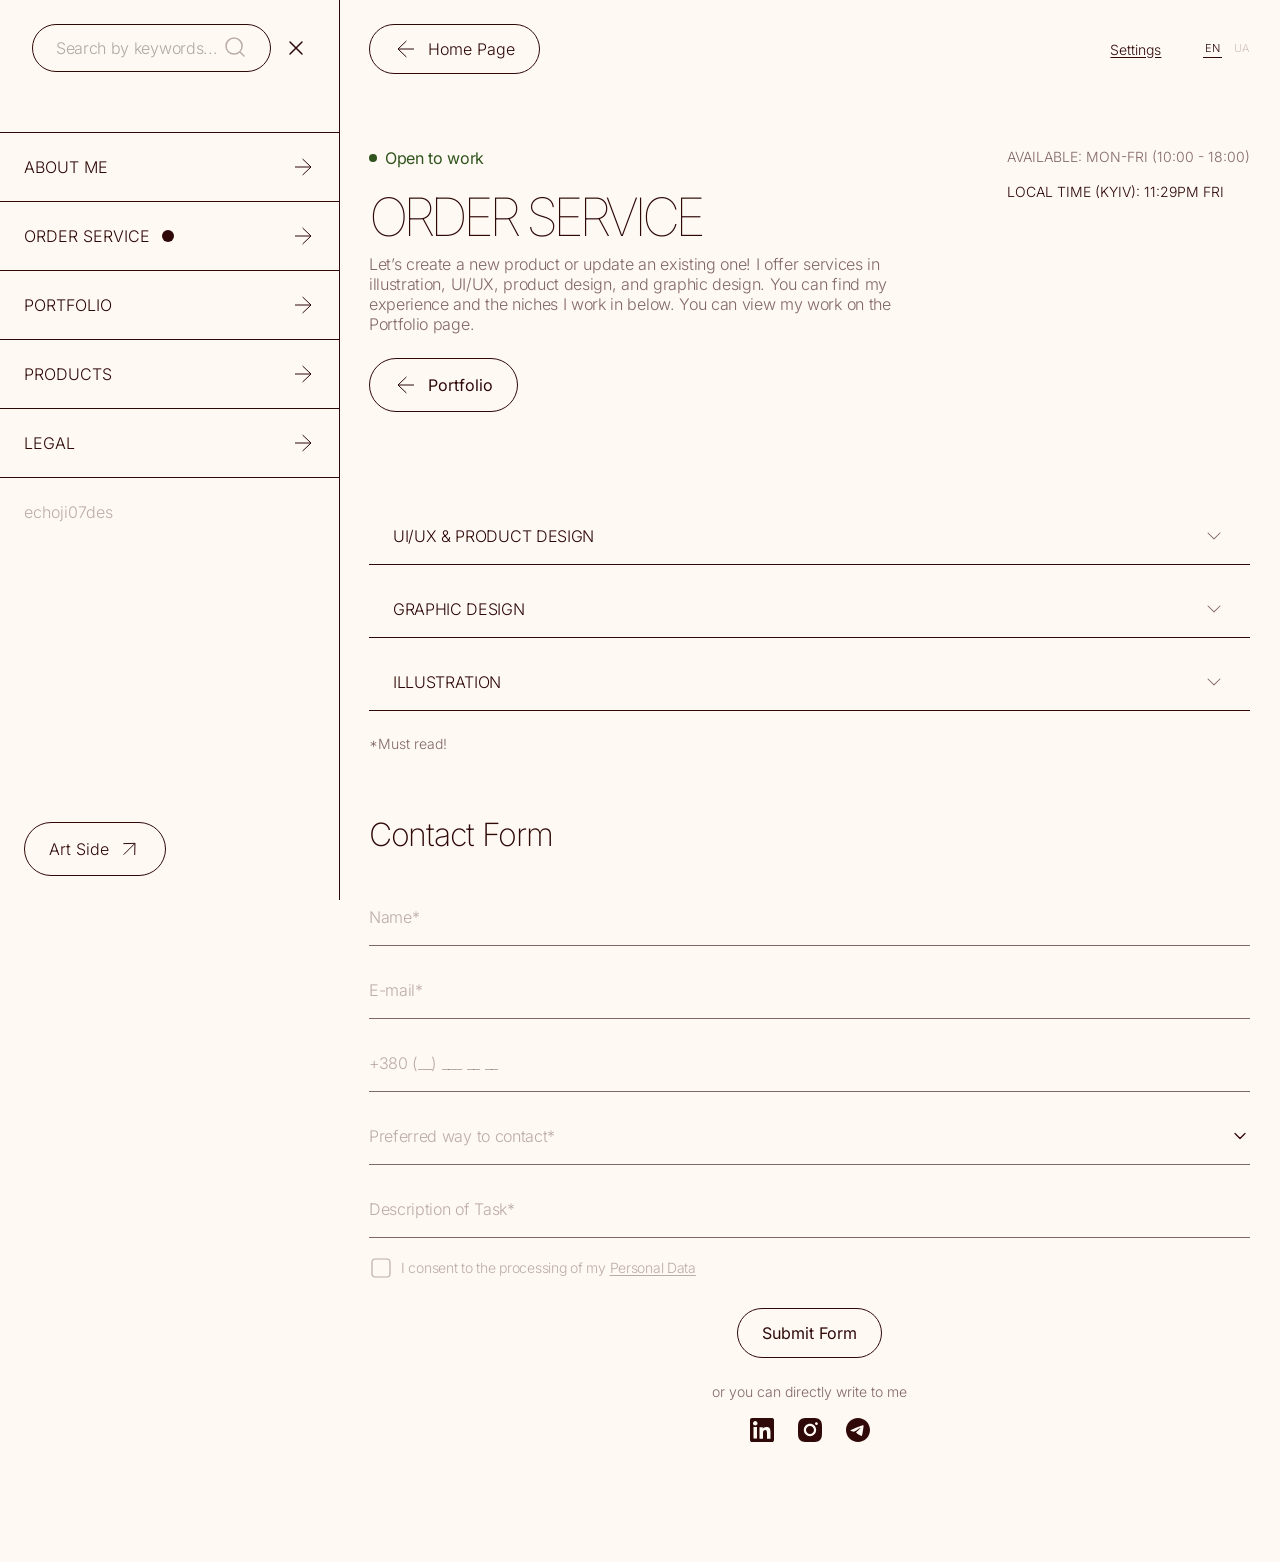
<file: order.html>
<!DOCTYPE html>
<html lang="en">
<head>
    <meta charset="UTF-8">
    <meta name="viewport" content="width=device-width, initial-scale=1.0">
    <title>Order Service — echoji07</title>
    <link rel="icon" type="image/svg+xml" href="images/favicon.svg">
    <link rel="stylesheet" href="style.css">
    <script src="prefs.js"></script>
</head>
<!-- menu-open: як і на сторінці About me, меню при відкритті сторінки вже відкрите -->
<body class="design-page menu-open">

    <!-- ===== SVG-спрайт іконок (колір береться з currentColor) ===== -->
    <svg class="sprite" xmlns="http://www.w3.org/2000/svg" aria-hidden="true" focusable="false">
        <symbol id="i-burger" viewBox="0 0 24 24" fill="none">
            <path d="M2.71997 5.19H21.28M2.71997 11.94H21.28M2.71997 18.81H21.28" stroke="currentColor" stroke-width="1.5" stroke-linecap="round" stroke-linejoin="round"/>
        </symbol>
        <symbol id="i-close" viewBox="-4 -4 32 32" fill="none">
            <path d="M20 20 4 4m16 0L4 20" stroke="currentColor" stroke-width="2" stroke-linecap="round" stroke-linejoin="round"/>
        </symbol>
        <symbol id="i-arrow-right" viewBox="-1.5 -1.5 27 27" fill="none">
            <path d="M3 12H21M11.55 21L21 12L11.55 3" stroke="currentColor" stroke-width="1.125" stroke-linejoin="round"/>
        </symbol>
        <symbol id="i-arrow-out" viewBox="0 0 24 24" fill="none">
            <path d="M6.65685 17.6569L17.9706 6.34315M17.6877 17.9397L17.9706 6.34315L6.37401 6.62599" stroke="currentColor" stroke-linejoin="round"/>
        </symbol>
        <symbol id="i-cookie" viewBox="-3 -3 30 30" fill="none">
            <path d="M12 2.5a9.5 9.5 0 1 0 9.5 9.5 3.8 3.8 0 0 1-4.75-4.75A3.8 3.8 0 0 1 12 2.5Z" stroke="currentColor" stroke-width="1.5" stroke-linejoin="round"/>
            <path d="M8.5 8.5v.01M16 15.5v.01M12 12v.01M11 17v.01M7 14v.01" stroke="currentColor" stroke-width="2" stroke-linecap="round"/>
        </symbol>
        <symbol id="i-contrast" viewBox="-3 -3 30 30" fill="none">
            <circle cx="12" cy="12" r="9" stroke="currentColor" stroke-width="1.5"/>
            <path d="M12 3a9 9 0 0 1 0 18z" fill="currentColor"/>
        </symbol>
        <symbol id="i-search" viewBox="0 0 24 24" fill="none">
            <path d="M21 20L16.7501 15.7425M19.1053 10.0526C19.1053 12.1883 18.2569 14.2365 16.7467 15.7467C15.2365 17.2569 13.1883 18.1053 11.0526 18.1053C8.91694 18.1053 6.86872 17.2569 5.35856 15.7467C3.8484 14.2365 3 12.1883 3 10.0526C3 7.91694 3.8484 5.86872 5.35856 4.35856C6.86872 2.8484 8.91694 2 11.0526 2C13.1883 2 15.2365 2.8484 16.7467 4.35856C18.2569 5.86872 19.1053 7.91694 19.1053 10.0526Z" stroke="currentColor" stroke-width="1.5" stroke-linecap="round"/>
        </symbol>
        <!-- Шеврон списку послуг (Bootstrap Icons, сітка 16 у блоці 24) -->
        <symbol id="i-chevron-down" viewBox="-4 -4 24 24" fill="none">
            <path fill="currentColor" fill-rule="evenodd" d="M1.646 4.646a.5.5 0 0 1 .708 0L8 10.293l5.646-5.647a.5.5 0 0 1 .708.708l-6 6a.5.5 0 0 1-.708 0l-6-6a.5.5 0 0 1 0-.708z"/>
        </symbol>
        <!-- Галочка обраного пункту спадного списку (та сама, що у фільтрах Portfolio) -->
        <symbol id="i-select-tick" viewBox="0 0 24 24" fill="none">
            <path d="M4 13.8636L8 18L20 5" stroke="currentColor" stroke-width="1.5" stroke-linecap="round" stroke-linejoin="round"/>
        </symbol>
        <!-- Соцмережі (ті самі, що на головній та в Contacts) -->
        <symbol id="i-linkedin" viewBox="0 0 24 24" fill="none">
            <path fill-rule="evenodd" clip-rule="evenodd" d="M0 2.00509C0.000577519 1.47349 0.212013 0.96382 0.587915 0.587918C0.963818 0.212016 1.47349 0.000580192 2.00509 2.67307e-06H21.9927C22.2563 -0.000427747 22.5173 0.0511258 22.7609 0.151712C23.0045 0.252298 23.2258 0.399941 23.4123 0.586188C23.5987 0.772435 23.7466 0.993628 23.8475 1.2371C23.9483 1.48058 24.0001 1.74156 24 2.00509V21.9927C24 22.5249 23.7887 23.0353 23.4125 23.4117C23.0363 23.7881 22.526 23.9997 21.9938 24H2.00509C1.4733 23.9994 0.963464 23.7878 0.58753 23.4117C0.211597 23.0356 0.000288705 22.5256 0 21.9938V2.00509ZM9.49964 9.15055H12.7495V10.7825C13.2185 9.84437 14.4185 9 16.2218 9C19.6789 9 20.4982 10.8687 20.4982 14.2975V20.6487H16.9996V15.0785C16.9996 13.1258 16.5305 12.024 15.3393 12.024C13.6865 12.024 12.9993 13.212 12.9993 15.0785V20.6487H9.49964V9.15055ZM3.49964 20.4993H6.99927V9H3.49964V20.4993ZM7.5 5.24946C7.5066 5.5491 7.45328 5.84704 7.34317 6.1258C7.23306 6.40456 7.06838 6.65851 6.8588 6.87276C6.64921 7.08702 6.39894 7.25725 6.12268 7.37346C5.84641 7.48968 5.54972 7.54955 5.25 7.54955C4.95028 7.54955 4.65359 7.48968 4.37732 7.37346C4.10106 7.25725 3.85079 7.08702 3.6412 6.87276C3.43162 6.65851 3.26694 6.40456 3.15683 6.1258C3.04672 5.84704 2.9934 5.5491 3 5.24946C3.01295 4.6613 3.25569 4.10159 3.67624 3.69021C4.09678 3.27882 4.6617 3.04846 5.25 3.04846C5.8383 3.04846 6.40322 3.27882 6.82376 3.69021C7.24431 4.10159 7.48705 4.6613 7.5 5.24946Z" fill="currentColor"/>
        </symbol>
        <symbol id="i-instagram" viewBox="0 0 24 24" fill="none">
            <path d="M11.9968 7.9983C9.79333 7.9983 7.99515 9.79651 7.99515 12C7.99515 14.2035 9.79333 16.0017 11.9968 16.0017C14.2002 16.0017 15.9984 14.2035 15.9984 12C15.9984 9.79651 14.2002 7.9983 11.9968 7.9983ZM23.9987 12C23.9987 10.3429 24.0137 8.70077 23.9206 7.04665C23.8275 5.12536 23.3893 3.4202 21.9843 2.01525C20.5764 0.607302 18.8743 0.172008 16.953 0.0789456C15.2959 -0.0141173 13.6539 0.000892936 11.9998 0.000892936C10.3427 0.000892936 8.70061 -0.0141173 7.04652 0.0789456C5.12526 0.172008 3.42014 0.610305 2.01522 2.01525C0.607291 3.42321 0.172005 5.12536 0.0789442 7.04665C-0.014117 8.70377 0.000892919 10.3459 0.000892919 12C0.000892919 13.6541 -0.014117 15.2992 0.0789442 16.9533C0.172005 18.8746 0.610293 20.5798 2.01522 21.9847C3.42314 23.3927 5.12526 23.828 7.04652 23.9211C8.70361 24.0141 10.3457 23.9991 11.9998 23.9991C13.6569 23.9991 15.2989 24.0141 16.953 23.9211C18.8743 23.828 20.5794 23.3897 21.9843 21.9847C23.3923 20.5768 23.8275 18.8746 23.9206 16.9533C24.0167 15.2992 23.9987 13.6571 23.9987 12ZM11.9968 18.1572C8.58954 18.1572 5.83973 15.4073 5.83973 12C5.83973 8.5927 8.58954 5.84284 11.9968 5.84284C15.404 5.84284 18.1538 8.5927 18.1538 12C18.1538 15.4073 15.404 18.1572 11.9968 18.1572ZM18.406 7.02864C17.6105 7.02864 16.968 6.38621 16.968 5.59067C16.968 4.79513 17.6105 4.1527 18.406 4.1527C19.2015 4.1527 19.8439 4.79513 19.8439 5.59067C19.8442 5.77957 19.8071 5.96667 19.735 6.14124C19.6628 6.31581 19.5569 6.47442 19.4233 6.608C19.2897 6.74157 19.1311 6.84748 18.9565 6.91967C18.782 6.99185 18.5949 7.02888 18.406 7.02864Z" fill="currentColor"/>
        </symbol>
        <symbol id="i-telegram" viewBox="0 0 24 24" fill="none">
            <path d="M11.944 3.26458e-05C8.77113 0.0148349 5.73325 1.28565 3.4949 3.53448C1.25656 5.78331 -3.4527e-05 8.8271 7.11527e-10 12C7.11529e-10 15.1826 1.26428 18.2349 3.51472 20.4853C5.76515 22.7357 8.8174 24 12 24C15.1826 24 18.2348 22.7357 20.4853 20.4853C22.7357 18.2349 24 15.1826 24 12C24 8.81742 22.7357 5.76518 20.4853 3.51475C18.2348 1.26431 15.1826 3.26458e-05 12 3.26458e-05C11.9813 -1.08819e-05 11.9627 -1.08819e-05 11.944 3.26458e-05ZM16.906 7.22402C17.006 7.22201 17.227 7.24703 17.371 7.36403C17.4667 7.44714 17.5277 7.56311 17.542 7.68902C17.558 7.78202 17.578 7.99502 17.562 8.16101C17.382 10.059 16.6 14.663 16.202 16.788C16.034 17.688 15.703 17.989 15.382 18.018C14.686 18.083 14.157 17.558 13.482 17.116C12.426 16.423 11.829 15.992 10.804 15.316C9.61899 14.536 10.387 14.106 11.062 13.406C11.239 13.222 14.309 10.429 14.369 10.176C14.376 10.144 14.383 10.026 14.313 9.96401C14.243 9.902 14.139 9.92303 14.064 9.94001C13.958 9.96401 12.271 11.08 9.003 13.285C8.523 13.615 8.09001 13.775 7.701 13.765C7.27299 13.757 6.44901 13.524 5.83599 13.325C5.08401 13.08 4.48701 12.951 4.539 12.536C4.566 12.32 4.86399 12.099 5.43201 11.873C8.93001 10.349 11.262 9.34403 12.43 8.85902C15.762 7.47302 16.455 7.23203 16.906 7.22402Z" fill="currentColor"/>
        </symbol>
    </svg>

    <!-- Кнопка меню: у відкритому меню це хрестик, у закритому — бургер -->
    <button type="button" class="menu-toggle" id="menu-toggle" aria-controls="site-menu" aria-expanded="true" aria-label="Close menu">
        <svg class="icon icon-burger" aria-hidden="true"><use href="#i-burger"/></svg>
        <svg class="icon icon-close" aria-hidden="true"><use href="#i-close"/></svg>
    </button>

    <!-- ===== Бічне меню (те саме, що на design.html; крапка стоїть біля Order service) ===== -->
    <aside class="menu" id="site-menu" aria-label="Site menu">

        <form class="search" role="search" onsubmit="return false;">
            <div class="search-field">
                <input class="search-input" type="text" placeholder="Search by keywords..." data-i18n-placeholder="search.placeholder" aria-label="Search by keywords" data-i18n-aria="search.placeholder" autocomplete="off">
                <button class="search-clear" type="button" aria-label="Clear" hidden>
                    <svg class="search-clear-icon" aria-hidden="true"><use href="#i-close"/></svg>
                </button>
                <svg class="search-icon" aria-hidden="true"><use href="#i-search"/></svg>
            </div>
            <div class="search-results"></div>
        </form>

        <nav class="menu-nav" aria-label="Design sections">
            <a href="design.html" class="menu-link">
                <span data-i18n="menu.about">About me</span>
                <svg class="icon menu-arrow" aria-hidden="true"><use href="#i-arrow-right"/></svg>
            </a>
            <a href="order.html" class="menu-link is-active" aria-current="page">
                <span data-i18n="menu.order">Order service</span>
                <svg class="icon menu-arrow" aria-hidden="true"><use href="#i-arrow-right"/></svg>
            </a>
            <a href="portfolio.html" class="menu-link">
                <span data-i18n="menu.portfolio">Portfolio</span>
                <svg class="icon menu-arrow" aria-hidden="true"><use href="#i-arrow-right"/></svg>
            </a>
            <a href="products.html" class="menu-link">
                <span data-i18n="menu.products">Products</span>
                <svg class="icon menu-arrow" aria-hidden="true"><use href="#i-arrow-right"/></svg>
            </a>
            <a href="legal.html" class="menu-link">
                <span data-i18n="menu.legal">Legal</span>
                <svg class="icon menu-arrow" aria-hidden="true"><use href="#i-arrow-right"/></svg>
            </a>
        </nav>

        <p class="menu-handle">echoji07des</p>

        <!-- Art Side: сторінка ще не готова, тому поки що лише hover. Коли з'явиться — замінити <button> на <a href="art.html"> -->
        <button type="button" class="pill menu-art">
            <span data-i18n="nav.art">Art Side</span>
            <svg class="icon" aria-hidden="true"><use href="#i-arrow-out"/></svg>
        </button>
    </aside>

    <!-- ===== Сторінка ===== -->
    <div class="page">

        <header class="topbar">
            <a href="index.html" class="pill">
                <svg class="icon icon-back" aria-hidden="true"><use href="#i-arrow-right"/></svg>
                <span data-i18n="nav.home">Home Page</span>
            </a>

            <div class="settings" id="settings">
                <button type="button" class="settings-btn" id="settings-btn" aria-expanded="false" aria-controls="settings-menu" data-i18n="settings.title">Settings</button>
                <div class="settings-menu" id="settings-menu">
                    <div class="settings-panel">
                        <div class="settings-row">
                            <svg class="icon settings-icon" aria-hidden="true"><use href="#i-cookie"/></svg>
                            <span class="settings-label" data-i18n="settings.cookies">Cookies</span>
                            <span class="settings-go" aria-hidden="true"><svg class="icon"><use href="#i-arrow-right"/></svg></span>
                        </div>
                        <div class="settings-row">
                            <span class="settings-icon settings-icon--text" aria-hidden="true">Aa</span>
                            <span class="settings-label" id="label-font" data-i18n="settings.font">Accessible Font</span>
                            <button type="button" class="switch" id="switch-font" role="switch" aria-checked="false" aria-labelledby="label-font"><span class="switch-knob"></span></button>
                            <span class="settings-go" aria-hidden="true"><svg class="icon"><use href="#i-arrow-right"/></svg></span>
                        </div>
                        <div class="settings-row">
                            <svg class="icon settings-icon" aria-hidden="true"><use href="#i-contrast"/></svg>
                            <span class="settings-label" id="label-theme" data-i18n="settings.theme">Light / Dark theme</span>
                            <button type="button" class="switch" id="switch-theme" role="switch" aria-checked="false" aria-labelledby="label-theme"><span class="switch-knob"></span></button>
                            <span class="settings-go" aria-hidden="true"><svg class="icon"><use href="#i-arrow-right"/></svg></span>
                        </div>
                    </div>
                </div>
            </div>

            <div class="lang" role="group" aria-label="Language">
                <button type="button" class="lang-btn is-active" data-lang="en" aria-pressed="true">EN</button>
                <button type="button" class="lang-btn" data-lang="uk" aria-pressed="false">UA</button>
            </div>
        </header>

        <main>
            <!-- ===== Шапка сторінки: ті самі елементи, що в Portfolio і Products ===== -->
            <div class="portfolio-head">
                <section class="portfolio-intro order-intro" aria-labelledby="order">
                    <p class="status">
                        <span class="status-dot" aria-hidden="true"></span>
                        <span data-i18n="about.open">Open to work</span>
                    </p>
                    <h1 class="section-title" id="order" data-i18n="menu.order">Order service</h1>
                    <div class="section-text">
                        <p data-i18n="order.intro">Let’s create a new product or update an existing one! I offer services in illustration, UI/UX, product design, and graphic design. You can find my experience and the niches I work in below. You can view my work on the Portfolio page.</p>
                    </div>
                    <a class="pill pill--lg" href="portfolio.html">
                        <svg class="icon icon-back" aria-hidden="true"><use href="#i-arrow-right"/></svg>
                        <span data-i18n="menu.portfolio">Portfolio</span>
                    </a>
                </section>

                <div class="portfolio-meta">
                    <p class="availability" data-i18n="about.available">Available: Mon-fri (10:00 - 18:00)</p>
                    <p class="local-time">
                        <span data-i18n="time.label">Local time (Kyiv):</span>
                        <span id="kyiv-time">--:--</span>
                    </p>
                </div>
            </div>

            <div class="order-layout">

                <!-- ===== Послуги: списки розкриваються так само, як Experience / Education на design.html (логіка в design.js) ===== -->
                <section class="order-services" aria-labelledby="order-services-title">
                    <h2 class="visually-hidden" id="order-services-title" data-i18n="order.services">Services</h2>

                    <div class="acc order-acc">

                        <div class="acc-item">
                            <h3 class="acc-heading">
                                <button type="button" class="acc-head" id="order-uiux-head" aria-expanded="false" aria-controls="order-uiux">
                                    <span class="acc-title" data-i18n="portfolio.type.uiux">UI/UX &amp; Product design</span>
                                    <span class="acc-chevron" aria-hidden="true"><svg class="icon"><use href="#i-chevron-down"/></svg></span>
                                </button>
                            </h3>
                            <div class="acc-panel" id="order-uiux" role="region" aria-labelledby="order-uiux-head">
                                <div class="acc-inner">
                                    <div class="acc-body">
                                        <p data-i18n="order.uiux.desc">I develop adaptive websites, apps, and software interfaces that enhance user interaction. Beyond design, I refine interaction strategies to boost product performance and drive higher profits for your business.</p>

                                        <div class="order-cols">
                                            <div>
                                                <p class="order-list-title" data-i18n="order.niches">Working in niches</p>
                                                <ul>
                                                    <li>FinTech</li>
                                                    <li>B2B/B2C</li>
                                                    <li>E-Commerce</li>
                                                    <li>EventTech</li>
                                                    <li>Real Estate</li>
                                                    <li data-i18n="order.niche.personal">Personal projects</li>
                                                    <li>SaaS</li>
                                                </ul>
                                            </div>
                                            <div>
                                                <p class="order-list-title" data-i18n="order.can">I can do</p>
                                                <ul>
                                                    <li data-i18n="order.do.uiux">UI/UX design (desktop &amp; mob)</li>
                                                    <li data-i18n="order.do.product">Product design</li>
                                                    <li data-i18n="order.do.landing">Landing Page</li>
                                                    <li data-i18n="order.do.program">Program</li>
                                                    <li data-i18n="order.do.ios">iOS Apps</li>
                                                    <li data-i18n="order.do.android">Android Apps</li>
                                                    <li data-i18n="order.do.redesign">Redesign</li>
                                                </ul>
                                            </div>
                                        </div>

                                        <div class="order-flow-block">
                                            <p data-i18n="order.uiux.anim">Beyond static prototypes, I create interactive UI animations to demonstrate concepts. I also build websites in Webflow and Framer, or develop custom, full-fledged sites through the following workflow:</p>
                                            <p class="order-flow">Figma &gt; VS Code &gt; Claude</p>
                                        </div>

                                        <p data-i18n="order.uiux.team">If more complex development is required, I have a team I can refer you to once the design is finalized.</p>
                                    </div>
                                </div>
                            </div>
                        </div>

                        <div class="acc-item">
                            <h3 class="acc-heading">
                                <button type="button" class="acc-head" id="order-graphic-head" aria-expanded="false" aria-controls="order-graphic">
                                    <span class="acc-title" data-i18n="portfolio.type.graphic">Graphic Design</span>
                                    <span class="acc-chevron" aria-hidden="true"><svg class="icon"><use href="#i-chevron-down"/></svg></span>
                                </button>
                            </h3>
                            <div class="acc-panel" id="order-graphic" role="region" aria-labelledby="order-graphic-head">
                                <div class="acc-inner">
                                    <div class="acc-body">
                                        <p data-i18n="order.graphic.desc">I create print-ready designs—from business cards to large-format banners—alongside engaging digital assets like social media posts, Stories, and simple custom animations.</p>
                                        <div>
                                            <p class="order-list-title" data-i18n="order.graphic.list.title">In general, here is what I do:</p>
                                            <ul>
                                                <li data-i18n="order.graphic.polygraphy">Polygraphy Production</li>
                                                <li data-i18n="order.graphic.digital">Digital Production</li>
                                                <li data-i18n="order.graphic.illustration">Illustration (Vector + Raster)</li>
                                                <li data-i18n="order.graphic.redesign">Redesign</li>
                                                <li data-i18n="order.graphic.brand">Brand Identity</li>
                                            </ul>
                                        </div>
                                        <p data-i18n="order.graphic.closing">I work across all niches, so you can confidently order designs from me—whether you run a medical center or a coffee shop.</p>
                                    </div>
                                </div>
                            </div>
                        </div>

                        <div class="acc-item">
                            <h3 class="acc-heading">
                                <button type="button" class="acc-head" id="order-illustration-head" aria-expanded="false" aria-controls="order-illustration">
                                    <span class="acc-title" data-i18n="portfolio.type.illustration">Illustration</span>
                                    <span class="acc-chevron" aria-hidden="true"><svg class="icon"><use href="#i-chevron-down"/></svg></span>
                                </button>
                            </h3>
                            <div class="acc-panel" id="order-illustration" role="region" aria-labelledby="order-illustration-head">
                                <div class="acc-inner">
                                    <div class="acc-body">
                                        <p data-i18n="order.illustration.desc">I create custom vector and raster illustrations for any purpose— from wallpaper and packaging patterns to sticker sets, book illustrations, and apparel prints.</p>
                                        <p data-i18n="order.illustration.tools">Proficient in Photoshop, Illustrator, Figma, and Procreate, I prepare print-ready illustrations and provide realistic mockups of the final product.</p>
                                    </div>
                                </div>
                            </div>
                        </div>

                    </div>

                    <p class="order-note" data-i18n="order.mustRead">*Must read!</p>
                </section>

                <!-- ===== Контактна форма =====
                     Заявки надходять на пошту через сервіс FormSubmit (data-endpoint). Перший раз він надішле лист
                     з кнопкою Activate — її треба натиснути одноразово. Якщо data-endpoint прибрати,
                     форма відкриватиме лист у поштовій програмі відвідувача (data-mailto). -->
                <section class="order-contact" aria-labelledby="order-form-title">
                    <h2 class="order-form-title" id="order-form-title" data-i18n="order.form.title">Contact Form</h2>

                    <form class="order-form" id="order-form" novalidate data-endpoint="https://formsubmit.co/ajax/bilan02233@gmail.com" data-mailto="bilan02233@gmail.com">
                        <!-- Пастка для ботів: людина її не бачить і не заповнює -->
                        <input type="text" name="_honey" id="order-honey" tabindex="-1" autocomplete="off" aria-hidden="true" style="display:none">
                        <input class="order-field" id="order-name" name="name" type="text" autocomplete="name" required placeholder="Name*" data-i18n-placeholder="order.form.name" aria-label="Name*" data-i18n-aria="order.form.name">
                        <input class="order-field" id="order-email" name="email" type="email" autocomplete="email" required placeholder="E-mail*" data-i18n-placeholder="order.form.email" aria-label="E-mail*" data-i18n-aria="order.form.email">
                        <input class="order-field" id="order-phone" name="phone" type="tel" autocomplete="tel" inputmode="tel" placeholder="+380 (__) ___ __ __" data-i18n-placeholder="order.form.phone" aria-label="+380 (__) ___ __ __" data-i18n-aria="order.form.phone">
                        <!-- Бажане місце переписки: спадний список у стилі фільтра Design type на Portfolio (логіка — у order.js).
                             Обране значення зберігається в прихованому input. -->
                        <div class="order-select" id="order-select">
                            <button type="button" class="order-field order-select-toggle" id="order-contact" aria-haspopup="listbox" aria-expanded="false" aria-controls="order-contact-menu" aria-required="true">
                                <span class="order-select-label" id="order-contact-label">Preferred way to contact*</span>
                                <svg class="portfolio-chevron" viewBox="0 0 24 24" aria-hidden="true"><path d="m6 9 6 6 6-6" fill="none" stroke="currentColor" stroke-width="1.5" stroke-linecap="round" stroke-linejoin="round"/></svg>
                            </button>
                            <div class="portfolio-type-menu order-select-menu" id="order-contact-menu" role="listbox" aria-label="Preferred way to contact" hidden>
                                <button type="button" class="portfolio-type-option" role="option" aria-selected="false" data-value="email" data-label="E-mail"><span data-i18n="order.contact.email">E-mail</span><svg class="portfolio-check" aria-hidden="true"><use href="#i-select-tick"/></svg></button>
                                <button type="button" class="portfolio-type-option" role="option" aria-selected="false" data-value="telegram" data-label="Telegram"><span data-i18n="order.contact.telegram">Telegram</span><svg class="portfolio-check" aria-hidden="true"><use href="#i-select-tick"/></svg></button>
                                <button type="button" class="portfolio-type-option" role="option" aria-selected="false" data-value="discord" data-label="Discord"><span data-i18n="order.contact.discord">Discord</span><svg class="portfolio-check" aria-hidden="true"><use href="#i-select-tick"/></svg></button>
                                <button type="button" class="portfolio-type-option" role="option" aria-selected="false" data-value="x" data-label="X"><span data-i18n="order.contact.x">X</span><svg class="portfolio-check" aria-hidden="true"><use href="#i-select-tick"/></svg></button>
                                <button type="button" class="portfolio-type-option" role="option" aria-selected="false" data-value="instagram" data-label="Instagram"><span data-i18n="order.contact.instagram">Instagram</span><svg class="portfolio-check" aria-hidden="true"><use href="#i-select-tick"/></svg></button>
                            </div>
                            <input type="hidden" name="contact" id="order-contact-value">
                        </div>
                        <textarea class="order-field order-field--area" id="order-task" name="task" rows="1" required placeholder="Description of Task*" data-i18n-placeholder="order.form.task" aria-label="Description of Task*" data-i18n-aria="order.form.task"></textarea>

                        <div class="order-consent">
                            <label class="order-check">
                                <input type="checkbox" id="order-consent" name="consent" required>
                                <span><span data-i18n="order.consent.before">I consent to the processing of my</span> <a href="legal.html" target="_blank" rel="noopener" data-i18n="order.consent.link">Personal Data</a></span>
                            </label>
                        </div>

                        <button type="submit" class="pill pill--lg order-submit" id="order-submit">
                            <span data-i18n="order.form.submit">Submit Form</span>
                        </button>

                        <p class="order-status" id="order-status" role="status" aria-live="polite"></p>
                    </form>

                    <p class="order-or" data-i18n="order.form.or">or you can directly write to me</p>
                    <ul class="social-icons order-social" aria-label="Social links">
                        <li><a href="https://www.linkedin.com/in/angelina-bilan-2b3ba3410/" target="_blank" rel="noopener noreferrer" aria-label="LinkedIn"><svg class="icon" aria-hidden="true"><use href="#i-linkedin"/></svg></a></li>
                        <li><a href="https://www.instagram.com/echoji07des/" target="_blank" rel="noopener noreferrer" aria-label="Instagram"><svg class="icon" aria-hidden="true"><use href="#i-instagram"/></svg></a></li>
                        <li><a href="https://t.me/angelinabilan" target="_blank" rel="noopener noreferrer" aria-label="Telegram"><svg class="icon" aria-hidden="true"><use href="#i-telegram"/></svg></a></li>
                    </ul>
                </section>

            </div>
        </main>
    </div>

    <script src="site.js"></script>
    <script src="search.js"></script>
    <script src="settings.js"></script>
    <script src="design.js"></script>
    <script src="order.js"></script>
</body>
</html>
</file>
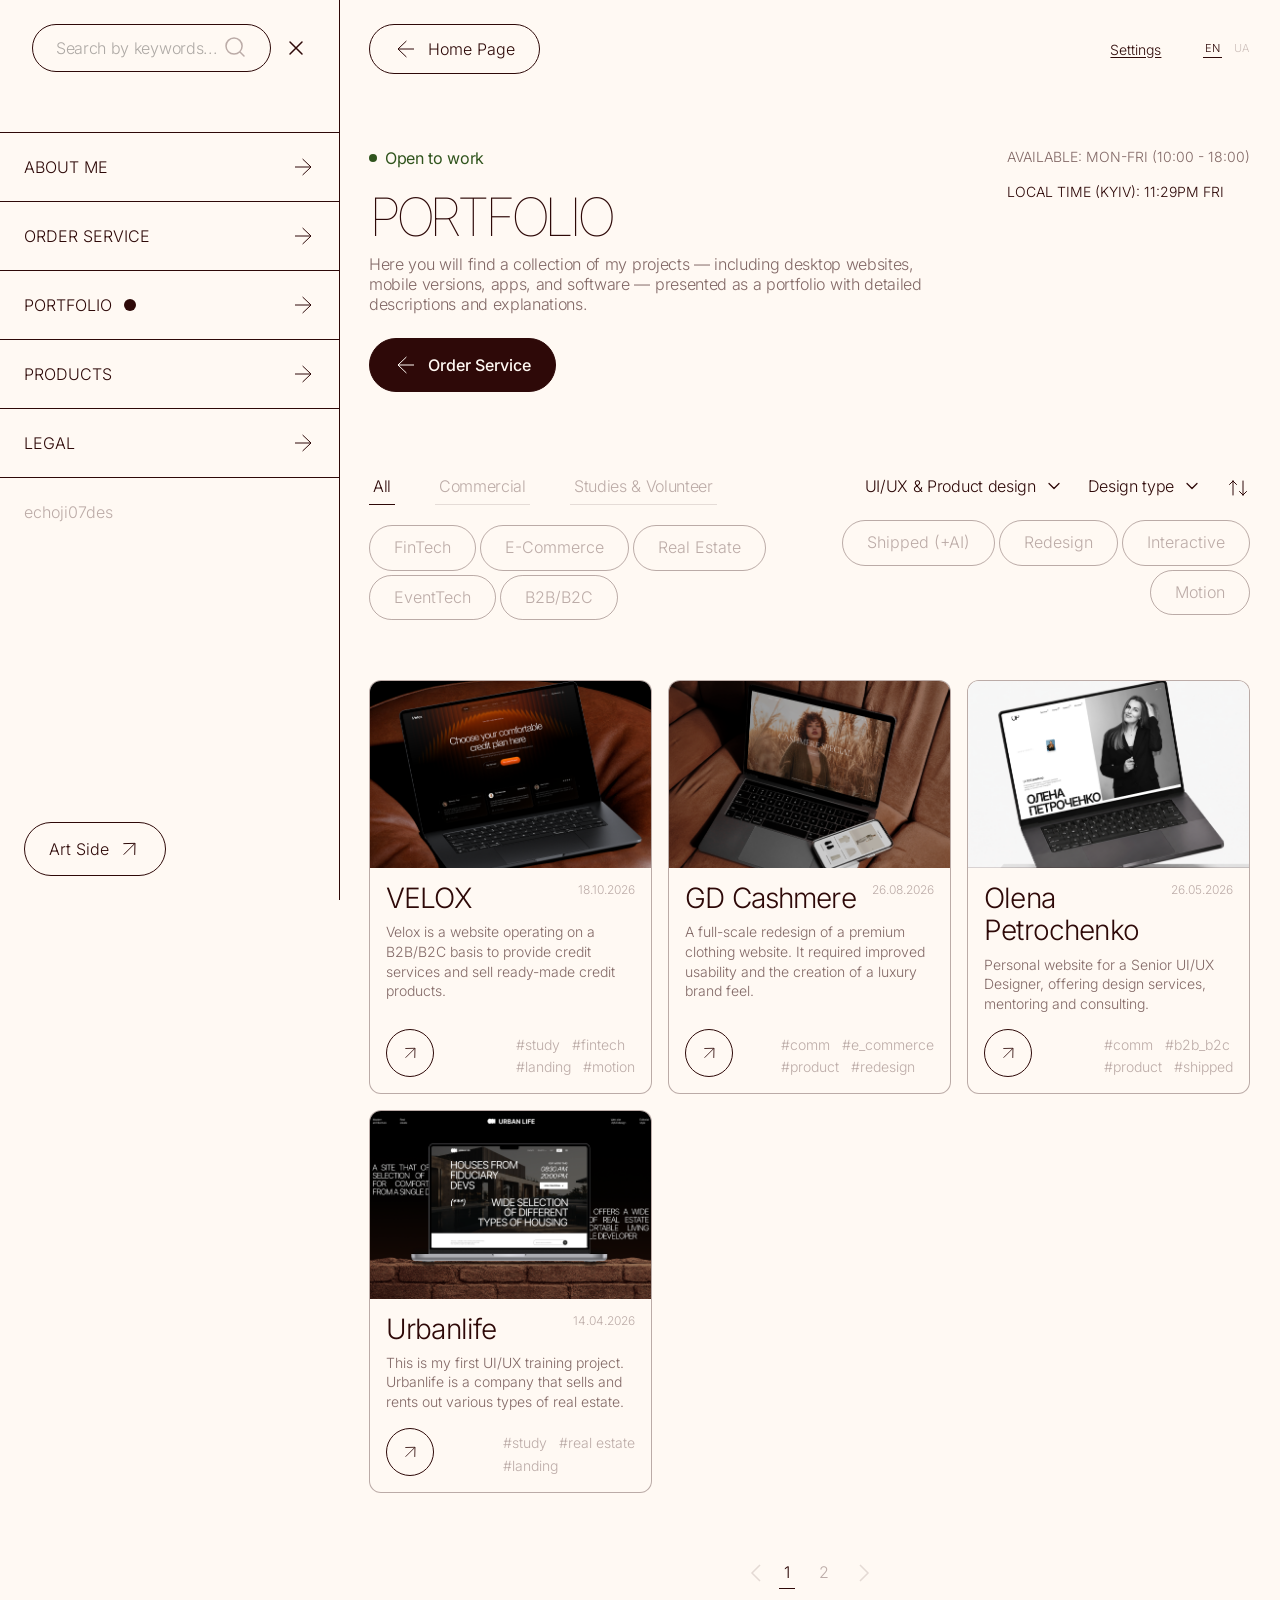
<file: portfolio.html>
<!DOCTYPE html>
<html lang="en">
<head>
    <meta charset="UTF-8">
    <meta name="viewport" content="width=device-width, initial-scale=1.0">
    <title>Portfolio — echoji07</title>
    <link rel="icon" type="image/svg+xml" href="images/favicon.svg">
    <link rel="stylesheet" href="style.css">
    <script src="prefs.js"></script>
</head>
<!-- menu-open: як і на сторінці About me, меню при відкритті сторінки вже відкрите -->
<body class="design-page portfolio-page menu-open">

    <!-- ===== SVG-спрайт іконок (колір береться з currentColor) ===== -->
    <svg class="sprite" xmlns="http://www.w3.org/2000/svg" aria-hidden="true" focusable="false">
        <symbol id="i-burger" viewBox="0 0 24 24" fill="none">
            <path d="M2.71997 5.19H21.28M2.71997 11.94H21.28M2.71997 18.81H21.28" stroke="currentColor" stroke-width="1.5" stroke-linecap="round" stroke-linejoin="round"/>
        </symbol>
        <symbol id="i-close" viewBox="-4 -4 32 32" fill="none">
            <path d="M20 20 4 4m16 0L4 20" stroke="currentColor" stroke-width="2" stroke-linecap="round" stroke-linejoin="round"/>
        </symbol>
        <symbol id="i-arrow-right" viewBox="-1.5 -1.5 27 27" fill="none">
            <path d="M3 12H21M11.55 21L21 12L11.55 3" stroke="currentColor" stroke-width="1.125" stroke-linejoin="round"/>
        </symbol>
        <symbol id="i-arrow-out" viewBox="0 0 24 24" fill="none">
            <path d="M6.65685 17.6569L17.9706 6.34315M17.6877 17.9397L17.9706 6.34315L6.37401 6.62599" stroke="currentColor" stroke-linejoin="round"/>
        </symbol>
        <symbol id="i-cookie" viewBox="-3 -3 30 30" fill="none">
            <path d="M12 2.5a9.5 9.5 0 1 0 9.5 9.5 3.8 3.8 0 0 1-4.75-4.75A3.8 3.8 0 0 1 12 2.5Z" stroke="currentColor" stroke-width="1.5" stroke-linejoin="round"/>
            <path d="M8.5 8.5v.01M16 15.5v.01M12 12v.01M11 17v.01M7 14v.01" stroke="currentColor" stroke-width="2" stroke-linecap="round"/>
        </symbol>
        <symbol id="i-contrast" viewBox="-3 -3 30 30" fill="none">
            <circle cx="12" cy="12" r="9" stroke="currentColor" stroke-width="1.5"/>
            <path d="M12 3a9 9 0 0 1 0 18z" fill="currentColor"/>
        </symbol>
        <symbol id="i-search" viewBox="0 0 24 24" fill="none">
            <path d="M21 20L16.7501 15.7425M19.1053 10.0526C19.1053 12.1883 18.2569 14.2365 16.7467 15.7467C15.2365 17.2569 13.1883 18.1053 11.0526 18.1053C8.91694 18.1053 6.86872 17.2569 5.35856 15.7467C3.8484 14.2365 3 12.1883 3 10.0526C3 7.91694 3.8484 5.86872 5.35856 4.35856C6.86872 2.8484 8.91694 2 11.0526 2C13.1883 2 15.2365 2.8484 16.7467 4.35856C18.2569 5.86872 19.1053 7.91694 19.1053 10.0526Z" stroke="currentColor" stroke-width="1.5" stroke-linecap="round"/>
        </symbol>
        <symbol id="i-select-tick" viewBox="0 0 24 24" fill="none">
            <path d="M4 13.8636L8 18L20 5" stroke="currentColor" stroke-width="1.5" stroke-linecap="round" stroke-linejoin="round"/>
        </symbol>
    </svg>

    <!-- Кнопка меню: у відкритому меню це хрестик, у закритому — бургер -->
    <button type="button" class="menu-toggle" id="menu-toggle" aria-controls="site-menu" aria-expanded="true" aria-label="Close menu">
        <svg class="icon icon-burger" aria-hidden="true"><use href="#i-burger"/></svg>
        <svg class="icon icon-close" aria-hidden="true"><use href="#i-close"/></svg>
    </button>

    <!-- ===== Бічне меню (те саме, що на design.html; крапка стоїть біля Portfolio) ===== -->
    <aside class="menu" id="site-menu" aria-label="Site menu">

        <form class="search" role="search" onsubmit="return false;">
            <div class="search-field">
                <input class="search-input" type="text" placeholder="Search by keywords..." data-i18n-placeholder="search.placeholder" aria-label="Search by keywords" data-i18n-aria="search.placeholder" autocomplete="off">
                <button class="search-clear" type="button" aria-label="Clear" hidden>
                    <svg class="search-clear-icon" aria-hidden="true"><use href="#i-close"/></svg>
                </button>
                <svg class="search-icon" aria-hidden="true"><use href="#i-search"/></svg>
            </div>
            <div class="search-results"></div>
        </form>

        <nav class="menu-nav" aria-label="Design sections">
            <a href="design.html" class="menu-link">
                <span data-i18n="menu.about">About me</span>
                <svg class="icon menu-arrow" aria-hidden="true"><use href="#i-arrow-right"/></svg>
            </a>
            <a href="order.html" class="menu-link">
                <span data-i18n="menu.order">Order service</span>
                <svg class="icon menu-arrow" aria-hidden="true"><use href="#i-arrow-right"/></svg>
            </a>
            <a href="portfolio.html" class="menu-link is-active" aria-current="page">
                <span data-i18n="menu.portfolio">Portfolio</span>
                <svg class="icon menu-arrow" aria-hidden="true"><use href="#i-arrow-right"/></svg>
            </a>
            <a href="products.html" class="menu-link">
                <span data-i18n="menu.products">Products</span>
                <svg class="icon menu-arrow" aria-hidden="true"><use href="#i-arrow-right"/></svg>
            </a>
            <a href="legal.html" class="menu-link">
                <span data-i18n="menu.legal">Legal</span>
                <svg class="icon menu-arrow" aria-hidden="true"><use href="#i-arrow-right"/></svg>
            </a>
        </nav>

        <p class="menu-handle">echoji07des</p>

        <!-- Art Side: сторінка ще не готова, тому поки що лише hover. Коли з'явиться — замінити <button> на <a href="art.html"> -->
        <button type="button" class="pill menu-art">
            <span data-i18n="nav.art">Art Side</span>
            <svg class="icon" aria-hidden="true"><use href="#i-arrow-out"/></svg>
        </button>
    </aside>

    <!-- ===== Сторінка ===== -->
    <div class="page">

        <header class="topbar">
            <a href="index.html" class="pill">
                <svg class="icon icon-back" aria-hidden="true"><use href="#i-arrow-right"/></svg>
                <span data-i18n="nav.home">Home Page</span>
            </a>

            <div class="settings" id="settings">
                <button type="button" class="settings-btn" id="settings-btn" aria-expanded="false" aria-controls="settings-menu" data-i18n="settings.title">Settings</button>
                <div class="settings-menu" id="settings-menu">
                    <div class="settings-panel">
                        <div class="settings-row">
                            <svg class="icon settings-icon" aria-hidden="true"><use href="#i-cookie"/></svg>
                            <span class="settings-label" data-i18n="settings.cookies">Cookies</span>
                            <span class="settings-go" aria-hidden="true"><svg class="icon"><use href="#i-arrow-right"/></svg></span>
                        </div>
                        <div class="settings-row">
                            <span class="settings-icon settings-icon--text" aria-hidden="true">Aa</span>
                            <span class="settings-label" id="label-font" data-i18n="settings.font">Accessible Font</span>
                            <button type="button" class="switch" id="switch-font" role="switch" aria-checked="false" aria-labelledby="label-font"><span class="switch-knob"></span></button>
                            <span class="settings-go" aria-hidden="true"><svg class="icon"><use href="#i-arrow-right"/></svg></span>
                        </div>
                        <div class="settings-row">
                            <svg class="icon settings-icon" aria-hidden="true"><use href="#i-contrast"/></svg>
                            <span class="settings-label" id="label-theme" data-i18n="settings.theme">Light / Dark theme</span>
                            <button type="button" class="switch" id="switch-theme" role="switch" aria-checked="false" aria-labelledby="label-theme"><span class="switch-knob"></span></button>
                            <span class="settings-go" aria-hidden="true"><svg class="icon"><use href="#i-arrow-right"/></svg></span>
                        </div>
                    </div>
                </div>
            </div>

            <div class="lang" role="group" aria-label="Language">
                <button type="button" class="lang-btn is-active" data-lang="en" aria-pressed="true">EN</button>
                <button type="button" class="lang-btn" data-lang="uk" aria-pressed="false">UA</button>
            </div>
        </header>

        <main>
            <!-- ===== Шапка сторінки: ті самі елементи, що в About me ===== -->
            <div class="portfolio-head">
                <section class="portfolio-intro" aria-labelledby="portfolio">
                    <p class="status">
                        <span class="status-dot" aria-hidden="true"></span>
                        <span data-i18n="about.open">Open to work</span>
                    </p>
                    <h1 class="section-title" id="portfolio" data-i18n="menu.portfolio">Portfolio</h1>
                    <div class="section-text">
                        <p data-i18n="portfolio.description">Here you will find a collection of my projects — including desktop websites, mobile versions, apps, and software — presented as a portfolio with detailed descriptions and explanations.</p>
                    </div>
                    <a class="pill pill--lg pill--primary" href="order.html">
                        <svg class="icon icon-back" aria-hidden="true"><use href="#i-arrow-right"/></svg>
                        <span data-i18n="cta.order">Order Service</span>
                    </a>
                </section>

                <div class="portfolio-meta">
                    <p class="availability" data-i18n="about.available">Available: Mon-fri (10:00 - 18:00)</p>
                    <p class="local-time">
                        <span data-i18n="time.label">Local time (Kyiv):</span>
                        <span id="kyiv-time">--:--</span>
                    </p>
                </div>
            </div>

            <div class="portfolio-controls">
                <div class="portfolio-category-controls">
                    <div class="tabs" role="tablist" aria-label="Portfolio categories" data-i18n-aria="portfolio.tabs">
                        <button type="button" class="tab" role="tab" id="tab-all" aria-controls="portfolio-projects" aria-selected="true" data-i18n="portfolio.all">All</button>
                        <button type="button" class="tab" role="tab" id="tab-commercial" aria-controls="portfolio-projects" aria-selected="false" tabindex="-1" data-i18n="portfolio.commercial">Commercial</button>
                        <button type="button" class="tab" role="tab" id="tab-studies" aria-controls="portfolio-projects" aria-selected="false" tabindex="-1" data-i18n="portfolio.studies">Studies &amp; Volunteer</button>
                    </div>
                    <div class="portfolio-industry-filters" role="group" aria-label="Filter cases by industry" data-i18n-aria="portfolio.industryFilters">
                        <button type="button" class="portfolio-industry-filter" data-industry="fintech" aria-pressed="false" data-i18n="portfolio.industry.fintech">FinTech</button>
                        <button type="button" class="portfolio-industry-filter" data-industry="e-commerce" aria-pressed="false" data-i18n="portfolio.industry.ecommerce">E-Commerce</button>
                        <button type="button" class="portfolio-industry-filter" data-industry="real-estate" aria-pressed="false" data-i18n="portfolio.industry.realEstate">Real Estate</button>
                        <button type="button" class="portfolio-industry-filter" data-industry="event-tech" aria-pressed="false" data-i18n="portfolio.industry.eventTech">EventTech</button>
                        <button type="button" class="portfolio-industry-filter" data-industry="b2b-b2c" aria-pressed="false" data-i18n="portfolio.industry.b2bB2c">B2B/B2C</button>
                    </div>
                </div>

                <div class="portfolio-tools">
                    <div class="portfolio-filter-row">
                        <div class="portfolio-type-filter" id="portfolio-type-filter">
                            <button type="button" class="portfolio-type-toggle" id="portfolio-type-toggle" aria-haspopup="menu" aria-expanded="false" aria-controls="portfolio-type-menu" aria-label="Filter by project type" data-i18n-aria="portfolio.filter">
                                <span class="portfolio-type-label" data-type="uiux" data-i18n="portfolio.type.uiux">UI/UX &amp; Product design</span>
                                <svg class="portfolio-chevron" viewBox="0 0 24 24" aria-hidden="true">
                                    <path d="m6 9 6 6 6-6" fill="none" stroke="currentColor" stroke-width="1.5" stroke-linecap="round" stroke-linejoin="round"/>
                                </svg>
                            </button>
                            <div class="portfolio-type-menu" id="portfolio-type-menu" role="menu" aria-label="Project types" data-i18n-aria="portfolio.types" hidden>
                                <button type="button" class="portfolio-type-option" role="menuitemradio" aria-checked="false" data-type="uiux"><span data-i18n="portfolio.type.uiux">UI/UX &amp; Product design</span><svg class="portfolio-check" aria-hidden="true"><use href="#i-select-tick"/></svg></button>
                                <button type="button" class="portfolio-type-option" role="menuitemradio" aria-checked="false" data-type="graphic-design"><span data-i18n="portfolio.type.graphic">Graphic Design</span><svg class="portfolio-check" aria-hidden="true"><use href="#i-select-tick"/></svg></button>
                                <button type="button" class="portfolio-type-option" role="menuitemradio" aria-checked="false" data-type="illustration"><span data-i18n="portfolio.type.illustration">Illustration</span><svg class="portfolio-check" aria-hidden="true"><use href="#i-select-tick"/></svg></button>
                            </div>
                        </div>
                        <div class="portfolio-design-filter" id="portfolio-design-filter">
                            <button type="button" class="portfolio-type-toggle" id="portfolio-design-toggle" aria-haspopup="menu" aria-expanded="false" aria-controls="portfolio-design-menu" aria-label="Filter by design type" data-i18n-aria="portfolio.designType.label">
                                <span class="portfolio-design-label" data-i18n="portfolio.designType.label">Design type</span>
                                <svg class="portfolio-chevron" viewBox="0 0 24 24" aria-hidden="true">
                                    <path d="m6 9 6 6 6-6" fill="none" stroke="currentColor" stroke-width="1.5" stroke-linecap="round" stroke-linejoin="round"/>
                                </svg>
                            </button>
                            <div class="portfolio-type-menu portfolio-design-menu" id="portfolio-design-menu" role="menu" aria-label="Design types" data-i18n-aria="portfolio.designType.options" hidden>
                                <button type="button" class="portfolio-type-option" role="menuitemradio" aria-checked="false" data-design-type="landing-page"><span data-i18n="portfolio.designType.landingPage">Landing Page</span><svg class="portfolio-check" aria-hidden="true"><use href="#i-select-tick"/></svg></button>
                                <button type="button" class="portfolio-type-option" role="menuitemradio" aria-checked="false" data-design-type="ui-ux"><span data-i18n="portfolio.designType.uiux">UI/UX</span><svg class="portfolio-check" aria-hidden="true"><use href="#i-select-tick"/></svg></button>
                                <button type="button" class="portfolio-type-option" role="menuitemradio" aria-checked="false" data-design-type="product-design"><span data-i18n="portfolio.designType.product">Product Design</span><svg class="portfolio-check" aria-hidden="true"><use href="#i-select-tick"/></svg></button>
                            </div>
                        </div>
                        <div class="portfolio-sort-control" id="portfolio-sort-control">
                            <button type="button" class="portfolio-sort" id="portfolio-sort" aria-label="Sort projects" title="Sort projects" aria-haspopup="menu" aria-expanded="false" aria-controls="portfolio-sort-menu" data-i18n-aria="portfolio.sort.label" data-i18n-title="portfolio.sort.label">
                                <svg viewBox="0 0 24 24" aria-hidden="true">
                                    <path d="M7 19V5m0 0L3.5 8.5M7 5l3.5 3.5M17 5v14m0 0 3.5-3.5M17 19l-3.5-3.5" fill="none" stroke="currentColor" stroke-width="1.5" stroke-linecap="round" stroke-linejoin="round"/>
                                </svg>
                            </button>
                            <div class="portfolio-sort-menu" id="portfolio-sort-menu" role="menu" aria-label="Sort projects" data-i18n-aria="portfolio.sort.label" hidden>
                                <button type="button" class="portfolio-sort-option" role="menuitemradio" aria-checked="true" data-sort="relevant"><span data-i18n="portfolio.sort.relevant">Relevant</span><svg class="portfolio-check" aria-hidden="true"><use href="#i-select-tick"/></svg></button>
                                <button type="button" class="portfolio-sort-option" role="menuitemradio" aria-checked="false" data-sort="new-to-old"><span data-i18n="portfolio.sort.newOld">New to Old</span><svg class="portfolio-check" aria-hidden="true"><use href="#i-select-tick"/></svg></button>
                                <button type="button" class="portfolio-sort-option" role="menuitemradio" aria-checked="false" data-sort="old-to-new"><span data-i18n="portfolio.sort.oldNew">Old to New</span><svg class="portfolio-check" aria-hidden="true"><use href="#i-select-tick"/></svg></button>
                            </div>
                        </div>
                    </div>
                    <div class="portfolio-case-filters" role="group" aria-label="Filter cases by tags" data-i18n-aria="portfolio.caseFilters">
                        <button type="button" class="portfolio-case-filter" data-tag="shipped" aria-pressed="false" data-i18n="portfolio.tag.shipped">Shipped (+AI)</button>
                        <button type="button" class="portfolio-case-filter" data-tag="redesign" aria-pressed="false" data-i18n="portfolio.tag.redesign">Redesign</button>
                        <button type="button" class="portfolio-case-filter" data-tag="interactive" aria-pressed="false" data-i18n="portfolio.tag.interactive">Interactive</button>
                        <button type="button" class="portfolio-case-filter" data-tag="motion" aria-pressed="false" data-i18n="portfolio.tag.motion">Motion</button>
                    </div>
                </div>
            </div>

            <section class="tab-panel portfolio-grid" role="tabpanel" id="portfolio-projects" aria-labelledby="tab-all" tabindex="0">
                <article class="portfolio-card" data-category="studies" data-type="uiux" data-design-type="landing-page" data-industries="fintech" data-tags="study,fintech,landing,motion" data-order="1" data-date="2026-10-18">
                    <img class="portfolio-card-image" src="images/velox.png" alt="Velox website displayed on a laptop" loading="lazy">
                    <div class="portfolio-card-content">
                        <div class="portfolio-card-heading">
                            <h2>VELOX</h2>
                            <time datetime="2026-10-18">18.10.2026</time>
                        </div>
                        <p class="portfolio-card-description" data-i18n="portfolio.project.velox.description">Velox is a website operating on a B2B/B2C basis to provide credit services and sell ready-made credit products.</p>
                        <div class="portfolio-card-footer">
                            <span class="portfolio-card-cta" aria-hidden="true">
                                <span class="portfolio-card-cta-label" data-i18n="portfolio.takeALook">Take a Look</span>
                                <svg class="icon" aria-hidden="true"><use href="#i-arrow-out"/></svg>
                            </span>
                            <div class="portfolio-card-tags" role="group" aria-label="Project tags" data-i18n-aria="portfolio.card.tags">
                                <span class="portfolio-card-tag-row"><span>#study</span><span>#fintech</span></span>
                                <span class="portfolio-card-tag-row"><span>#landing</span><span>#motion</span></span>
                            </div>
                        </div>
                    </div>
                </article>
                <article class="portfolio-card" data-category="commercial" data-type="uiux" data-design-type="product-design" data-industries="e-commerce" data-tags="commercial,e-commerce,product,redesign" data-order="2" data-date="2026-08-26">
                    <img class="portfolio-card-image" src="images/gd-cashmere.png" alt="GD Cashmere website shown on a laptop and phone" loading="lazy">
                    <div class="portfolio-card-content">
                        <div class="portfolio-card-heading">
                            <h2>GD Cashmere</h2>
                            <time datetime="2026-08-26">26.08.2026</time>
                        </div>
                        <p class="portfolio-card-description" data-i18n="portfolio.project.cashmere.description">A full-scale redesign of a premium clothing website. It required improved usability and the creation of a luxury brand feel.</p>
                        <div class="portfolio-card-footer">
                            <span class="portfolio-card-cta" aria-hidden="true">
                                <span class="portfolio-card-cta-label" data-i18n="portfolio.takeALook">Take a Look</span>
                                <svg class="icon" aria-hidden="true"><use href="#i-arrow-out"/></svg>
                            </span>
                            <div class="portfolio-card-tags" role="group" aria-label="Project tags" data-i18n-aria="portfolio.card.tags">
                                <span class="portfolio-card-tag-row"><span>#comm</span><span>#e_commerce</span></span>
                                <span class="portfolio-card-tag-row"><span>#product</span><span>#redesign</span></span>
                            </div>
                        </div>
                    </div>
                </article>
                <article class="portfolio-card" data-category="commercial" data-type="uiux" data-design-type="product-design" data-industries="b2b-b2c" data-tags="commercial,b2b-b2c,product,shipped" data-order="3" data-date="2026-05-26">
                    <img class="portfolio-card-image" src="images/olena-petrochenko.png" alt="Olena Petrochenko personal website shown on a laptop" loading="lazy">
                    <div class="portfolio-card-content">
                        <div class="portfolio-card-heading">
                            <h2>Olena Petrochenko</h2>
                            <time datetime="2026-05-26">26.05.2026</time>
                        </div>
                        <p class="portfolio-card-description" data-i18n="portfolio.project.olena.description">Personal website for a Senior UI/UX Designer, offering design services, mentoring and consulting.</p>
                        <div class="portfolio-card-footer">
                            <span class="portfolio-card-cta" aria-hidden="true">
                                <span class="portfolio-card-cta-label" data-i18n="portfolio.takeALook">Take a Look</span>
                                <svg class="icon" aria-hidden="true"><use href="#i-arrow-out"/></svg>
                            </span>
                            <div class="portfolio-card-tags" role="group" aria-label="Project tags" data-i18n-aria="portfolio.card.tags">
                                <span class="portfolio-card-tag-row"><span>#comm</span><span>#b2b_b2c</span></span>
                                <span class="portfolio-card-tag-row"><span>#product</span><span>#shipped</span></span>
                            </div>
                        </div>
                    </div>
                </article>
                <article class="portfolio-card" data-category="studies" data-type="uiux" data-design-type="landing-page" data-industries="real-estate" data-tags="study,real-estate,landing" data-order="4" data-date="2026-04-14">
                    <img class="portfolio-card-image" src="images/urbanlife.png" alt="Urbanlife real estate website displayed on a laptop" loading="lazy">
                    <div class="portfolio-card-content">
                        <div class="portfolio-card-heading">
                            <h2>Urbanlife</h2>
                            <time datetime="2026-04-14">14.04.2026</time>
                        </div>
                        <p class="portfolio-card-description" data-i18n="portfolio.project.urbanlife.description">This is my first UI/UX training project. Urbanlife is a company that sells and rents out various types of real estate.</p>
                        <div class="portfolio-card-footer">
                            <span class="portfolio-card-cta" aria-hidden="true">
                                <span class="portfolio-card-cta-label" data-i18n="portfolio.takeALook">Take a Look</span>
                                <svg class="icon" aria-hidden="true"><use href="#i-arrow-out"/></svg>
                            </span>
                            <div class="portfolio-card-tags" role="group" aria-label="Project tags" data-i18n-aria="portfolio.card.tags">
                                <span class="portfolio-card-tag-row"><span>#study</span><span>#real estate</span></span>
                                <span class="portfolio-card-tag-row"><span>#landing</span></span>
                            </div>
                        </div>
                    </div>
                </article>
            </section>
            <nav class="portfolio-pagination" id="portfolio-pagination" aria-label="Portfolio pages" data-i18n-aria="portfolio.pagination">
                <button type="button" class="portfolio-page-arrow" data-page-direction="-1" aria-label="Previous page" data-i18n-aria="portfolio.pagination.previous" disabled>
                    <svg viewBox="0 0 24 24" aria-hidden="true"><path d="m15 4-8 8 8 8" fill="none" stroke="currentColor" stroke-width="1.5"/></svg>
                </button>
                <div class="portfolio-page-numbers" id="portfolio-page-numbers"></div>
                <button type="button" class="portfolio-page-arrow" data-page-direction="1" aria-label="Next page" data-i18n-aria="portfolio.pagination.next" disabled>
                    <svg viewBox="0 0 24 24" aria-hidden="true"><path d="m9 4 8 8-8 8" fill="none" stroke="currentColor" stroke-width="1.5"/></svg>
                </button>
            </nav>
        </main>
    </div>

    <script src="site.js"></script>
    <script src="search.js"></script>
    <script src="settings.js"></script>
    <script src="design.js"></script>
    <script src="portfolio.js"></script>
</body>
</html>
</file>
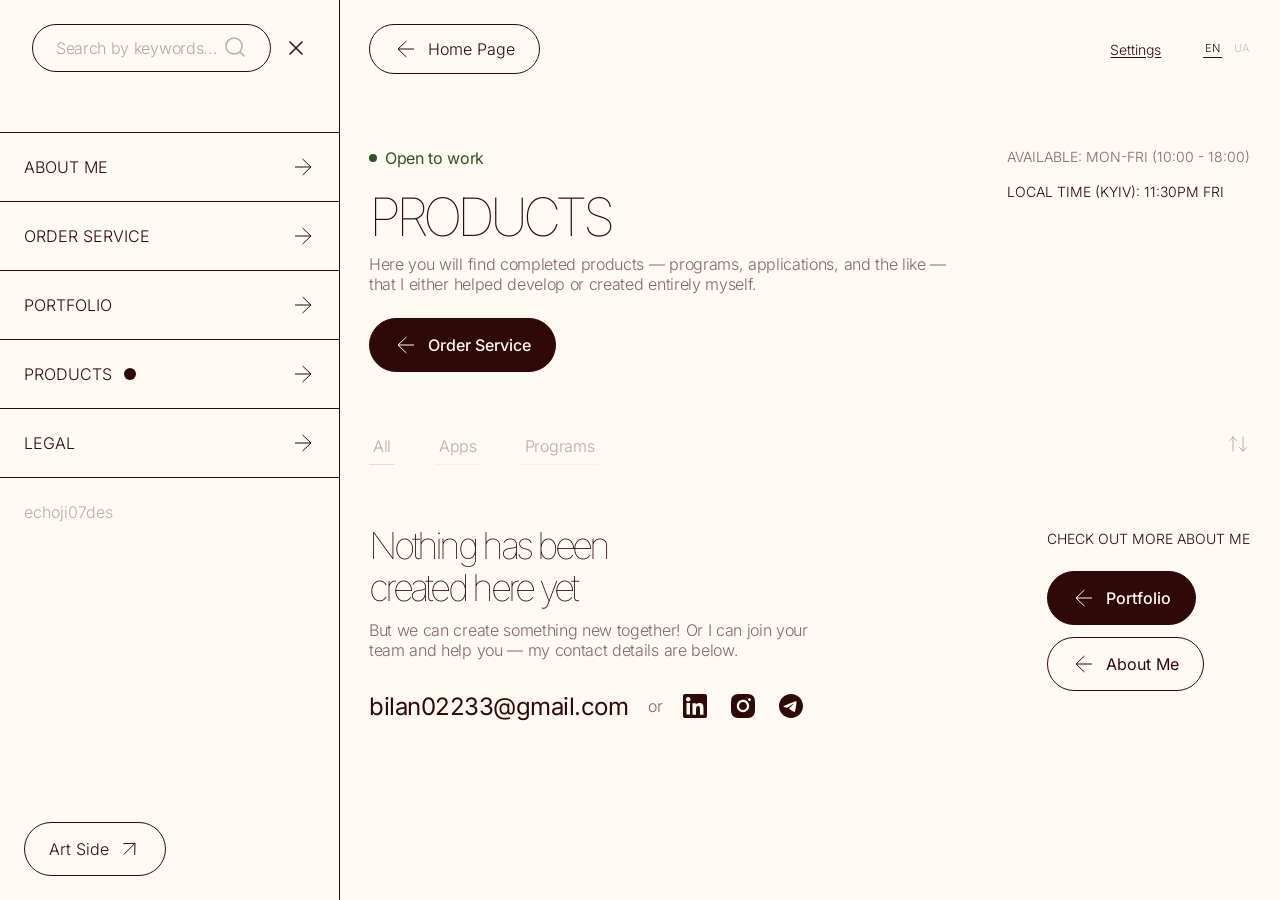
<file: products.html>
<!DOCTYPE html>
<html lang="en">
<head>
    <meta charset="UTF-8">
    <meta name="viewport" content="width=device-width, initial-scale=1.0">
    <title>Products — echoji07</title>
    <link rel="icon" type="image/svg+xml" href="images/favicon.svg">
    <link rel="stylesheet" href="style.css">
    <script src="prefs.js"></script>
</head>
<!-- menu-open: як і на сторінці About me, меню при відкритті сторінки вже відкрите -->
<body class="design-page menu-open">

    <!-- ===== SVG-спрайт іконок (колір береться з currentColor) ===== -->
    <svg class="sprite" xmlns="http://www.w3.org/2000/svg" aria-hidden="true" focusable="false">
        <symbol id="i-burger" viewBox="0 0 24 24" fill="none">
            <path d="M2.71997 5.19H21.28M2.71997 11.94H21.28M2.71997 18.81H21.28" stroke="currentColor" stroke-width="1.5" stroke-linecap="round" stroke-linejoin="round"/>
        </symbol>
        <symbol id="i-close" viewBox="-4 -4 32 32" fill="none">
            <path d="M20 20 4 4m16 0L4 20" stroke="currentColor" stroke-width="2" stroke-linecap="round" stroke-linejoin="round"/>
        </symbol>
        <symbol id="i-arrow-right" viewBox="-1.5 -1.5 27 27" fill="none">
            <path d="M3 12H21M11.55 21L21 12L11.55 3" stroke="currentColor" stroke-width="1.125" stroke-linejoin="round"/>
        </symbol>
        <symbol id="i-arrow-out" viewBox="0 0 24 24" fill="none">
            <path d="M6.65685 17.6569L17.9706 6.34315M17.6877 17.9397L17.9706 6.34315L6.37401 6.62599" stroke="currentColor" stroke-linejoin="round"/>
        </symbol>
        <symbol id="i-cookie" viewBox="-3 -3 30 30" fill="none">
            <path d="M12 2.5a9.5 9.5 0 1 0 9.5 9.5 3.8 3.8 0 0 1-4.75-4.75A3.8 3.8 0 0 1 12 2.5Z" stroke="currentColor" stroke-width="1.5" stroke-linejoin="round"/>
            <path d="M8.5 8.5v.01M16 15.5v.01M12 12v.01M11 17v.01M7 14v.01" stroke="currentColor" stroke-width="2" stroke-linecap="round"/>
        </symbol>
        <symbol id="i-contrast" viewBox="-3 -3 30 30" fill="none">
            <circle cx="12" cy="12" r="9" stroke="currentColor" stroke-width="1.5"/>
            <path d="M12 3a9 9 0 0 1 0 18z" fill="currentColor"/>
        </symbol>
        <symbol id="i-search" viewBox="0 0 24 24" fill="none">
            <path d="M21 20L16.7501 15.7425M19.1053 10.0526C19.1053 12.1883 18.2569 14.2365 16.7467 15.7467C15.2365 17.2569 13.1883 18.1053 11.0526 18.1053C8.91694 18.1053 6.86872 17.2569 5.35856 15.7467C3.8484 14.2365 3 12.1883 3 10.0526C3 7.91694 3.8484 5.86872 5.35856 4.35856C6.86872 2.8484 8.91694 2 11.0526 2C13.1883 2 15.2365 2.8484 16.7467 4.35856C18.2569 5.86872 19.1053 7.91694 19.1053 10.0526Z" stroke="currentColor" stroke-width="1.5" stroke-linecap="round"/>
        </symbol>
        <symbol id="i-copy" viewBox="0 0 24 24" fill="none">
            <path d="M8 7V6a2 2 0 0 1 2-2h8a2 2 0 0 1 2 2v8a2 2 0 0 1-2 2h-1" stroke="currentColor" stroke-width="1.5" stroke-linecap="round" stroke-linejoin="round"/>
            <rect x="4" y="8" width="12" height="12" rx="2" stroke="currentColor" stroke-width="1.5" stroke-linejoin="round"/>
        </symbol>
        <symbol id="i-check" viewBox="0 0 24 24" fill="none">
            <path d="M5 12.5l4.5 4.5L19 7.5" stroke="currentColor" stroke-width="1.5" stroke-linecap="round" stroke-linejoin="round"/>
        </symbol>
        <!-- Соцмережі (ті самі, що на головній) -->
        <symbol id="i-linkedin" viewBox="0 0 24 24" fill="none">
            <path fill-rule="evenodd" clip-rule="evenodd" d="M0 2.00509C0.000577519 1.47349 0.212013 0.96382 0.587915 0.587918C0.963818 0.212016 1.47349 0.000580192 2.00509 2.67307e-06H21.9927C22.2563 -0.000427747 22.5173 0.0511258 22.7609 0.151712C23.0045 0.252298 23.2258 0.399941 23.4123 0.586188C23.5987 0.772435 23.7466 0.993628 23.8475 1.2371C23.9483 1.48058 24.0001 1.74156 24 2.00509V21.9927C24 22.5249 23.7887 23.0353 23.4125 23.4117C23.0363 23.7881 22.526 23.9997 21.9938 24H2.00509C1.4733 23.9994 0.963464 23.7878 0.58753 23.4117C0.211597 23.0356 0.000288705 22.5256 0 21.9938V2.00509ZM9.49964 9.15055H12.7495V10.7825C13.2185 9.84437 14.4185 9 16.2218 9C19.6789 9 20.4982 10.8687 20.4982 14.2975V20.6487H16.9996V15.0785C16.9996 13.1258 16.5305 12.024 15.3393 12.024C13.6865 12.024 12.9993 13.212 12.9993 15.0785V20.6487H9.49964V9.15055ZM3.49964 20.4993H6.99927V9H3.49964V20.4993ZM7.5 5.24946C7.5066 5.5491 7.45328 5.84704 7.34317 6.1258C7.23306 6.40456 7.06838 6.65851 6.8588 6.87276C6.64921 7.08702 6.39894 7.25725 6.12268 7.37346C5.84641 7.48968 5.54972 7.54955 5.25 7.54955C4.95028 7.54955 4.65359 7.48968 4.37732 7.37346C4.10106 7.25725 3.85079 7.08702 3.6412 6.87276C3.43162 6.65851 3.26694 6.40456 3.15683 6.1258C3.04672 5.84704 2.9934 5.5491 3 5.24946C3.01295 4.6613 3.25569 4.10159 3.67624 3.69021C4.09678 3.27882 4.6617 3.04846 5.25 3.04846C5.8383 3.04846 6.40322 3.27882 6.82376 3.69021C7.24431 4.10159 7.48705 4.6613 7.5 5.24946Z" fill="currentColor"/>
        </symbol>
        <symbol id="i-instagram" viewBox="0 0 24 24" fill="none">
            <path d="M11.9968 7.9983C9.79333 7.9983 7.99515 9.79651 7.99515 12C7.99515 14.2035 9.79333 16.0017 11.9968 16.0017C14.2002 16.0017 15.9984 14.2035 15.9984 12C15.9984 9.79651 14.2002 7.9983 11.9968 7.9983ZM23.9987 12C23.9987 10.3429 24.0137 8.70077 23.9206 7.04665C23.8275 5.12536 23.3893 3.4202 21.9843 2.01525C20.5764 0.607302 18.8743 0.172008 16.953 0.0789456C15.2959 -0.0141173 13.6539 0.000892936 11.9998 0.000892936C10.3427 0.000892936 8.70061 -0.0141173 7.04652 0.0789456C5.12526 0.172008 3.42014 0.610305 2.01522 2.01525C0.607291 3.42321 0.172005 5.12536 0.0789442 7.04665C-0.014117 8.70377 0.000892919 10.3459 0.000892919 12C0.000892919 13.6541 -0.014117 15.2992 0.0789442 16.9533C0.172005 18.8746 0.610293 20.5798 2.01522 21.9847C3.42314 23.3927 5.12526 23.828 7.04652 23.9211C8.70361 24.0141 10.3457 23.9991 11.9998 23.9991C13.6569 23.9991 15.2989 24.0141 16.953 23.9211C18.8743 23.828 20.5794 23.3897 21.9843 21.9847C23.3923 20.5768 23.8275 18.8746 23.9206 16.9533C24.0167 15.2992 23.9987 13.6571 23.9987 12ZM11.9968 18.1572C8.58954 18.1572 5.83973 15.4073 5.83973 12C5.83973 8.5927 8.58954 5.84284 11.9968 5.84284C15.404 5.84284 18.1538 8.5927 18.1538 12C18.1538 15.4073 15.404 18.1572 11.9968 18.1572ZM18.406 7.02864C17.6105 7.02864 16.968 6.38621 16.968 5.59067C16.968 4.79513 17.6105 4.1527 18.406 4.1527C19.2015 4.1527 19.8439 4.79513 19.8439 5.59067C19.8442 5.77957 19.8071 5.96667 19.735 6.14124C19.6628 6.31581 19.5569 6.47442 19.4233 6.608C19.2897 6.74157 19.1311 6.84748 18.9565 6.91967C18.782 6.99185 18.5949 7.02888 18.406 7.02864Z" fill="currentColor"/>
        </symbol>
        <symbol id="i-telegram" viewBox="0 0 24 24" fill="none">
            <path d="M11.944 3.26458e-05C8.77113 0.0148349 5.73325 1.28565 3.4949 3.53448C1.25656 5.78331 -3.4527e-05 8.8271 7.11527e-10 12C7.11529e-10 15.1826 1.26428 18.2349 3.51472 20.4853C5.76515 22.7357 8.8174 24 12 24C15.1826 24 18.2348 22.7357 20.4853 20.4853C22.7357 18.2349 24 15.1826 24 12C24 8.81742 22.7357 5.76518 20.4853 3.51475C18.2348 1.26431 15.1826 3.26458e-05 12 3.26458e-05C11.9813 -1.08819e-05 11.9627 -1.08819e-05 11.944 3.26458e-05ZM16.906 7.22402C17.006 7.22201 17.227 7.24703 17.371 7.36403C17.4667 7.44714 17.5277 7.56311 17.542 7.68902C17.558 7.78202 17.578 7.99502 17.562 8.16101C17.382 10.059 16.6 14.663 16.202 16.788C16.034 17.688 15.703 17.989 15.382 18.018C14.686 18.083 14.157 17.558 13.482 17.116C12.426 16.423 11.829 15.992 10.804 15.316C9.61899 14.536 10.387 14.106 11.062 13.406C11.239 13.222 14.309 10.429 14.369 10.176C14.376 10.144 14.383 10.026 14.313 9.96401C14.243 9.902 14.139 9.92303 14.064 9.94001C13.958 9.96401 12.271 11.08 9.003 13.285C8.523 13.615 8.09001 13.775 7.701 13.765C7.27299 13.757 6.44901 13.524 5.83599 13.325C5.08401 13.08 4.48701 12.951 4.539 12.536C4.566 12.32 4.86399 12.099 5.43201 11.873C8.93001 10.349 11.262 9.34403 12.43 8.85902C15.762 7.47302 16.455 7.23203 16.906 7.22402Z" fill="currentColor"/>
        </symbol>
    </svg>

    <!-- Кнопка меню: у відкритому меню це хрестик, у закритому — бургер -->
    <button type="button" class="menu-toggle" id="menu-toggle" aria-controls="site-menu" aria-expanded="true" aria-label="Close menu">
        <svg class="icon icon-burger" aria-hidden="true"><use href="#i-burger"/></svg>
        <svg class="icon icon-close" aria-hidden="true"><use href="#i-close"/></svg>
    </button>

    <!-- ===== Бічне меню (те саме, що на design.html; крапка стоїть біля Products) ===== -->
    <aside class="menu" id="site-menu" aria-label="Site menu">

        <form class="search" role="search" onsubmit="return false;">
            <div class="search-field">
                <input class="search-input" type="text" placeholder="Search by keywords..." data-i18n-placeholder="search.placeholder" aria-label="Search by keywords" data-i18n-aria="search.placeholder" autocomplete="off">
                <button class="search-clear" type="button" aria-label="Clear" hidden>
                    <svg class="search-clear-icon" aria-hidden="true"><use href="#i-close"/></svg>
                </button>
                <svg class="search-icon" aria-hidden="true"><use href="#i-search"/></svg>
            </div>
            <div class="search-results"></div>
        </form>

        <nav class="menu-nav" aria-label="Design sections">
            <a href="design.html" class="menu-link">
                <span data-i18n="menu.about">About me</span>
                <svg class="icon menu-arrow" aria-hidden="true"><use href="#i-arrow-right"/></svg>
            </a>
            <a href="order.html" class="menu-link">
                <span data-i18n="menu.order">Order service</span>
                <svg class="icon menu-arrow" aria-hidden="true"><use href="#i-arrow-right"/></svg>
            </a>
            <a href="portfolio.html" class="menu-link">
                <span data-i18n="menu.portfolio">Portfolio</span>
                <svg class="icon menu-arrow" aria-hidden="true"><use href="#i-arrow-right"/></svg>
            </a>
            <a href="products.html" class="menu-link is-active" aria-current="page">
                <span data-i18n="menu.products">Products</span>
                <svg class="icon menu-arrow" aria-hidden="true"><use href="#i-arrow-right"/></svg>
            </a>
            <a href="legal.html" class="menu-link">
                <span data-i18n="menu.legal">Legal</span>
                <svg class="icon menu-arrow" aria-hidden="true"><use href="#i-arrow-right"/></svg>
            </a>
        </nav>

        <p class="menu-handle">echoji07des</p>

        <!-- Art Side: сторінка ще не готова, тому поки що лише hover. Коли з'явиться — замінити <button> на <a href="art.html"> -->
        <button type="button" class="pill menu-art">
            <span data-i18n="nav.art">Art Side</span>
            <svg class="icon" aria-hidden="true"><use href="#i-arrow-out"/></svg>
        </button>
    </aside>

    <!-- ===== Сторінка ===== -->
    <div class="page">

        <header class="topbar">
            <a href="index.html" class="pill">
                <svg class="icon icon-back" aria-hidden="true"><use href="#i-arrow-right"/></svg>
                <span data-i18n="nav.home">Home Page</span>
            </a>

            <div class="settings" id="settings">
                <button type="button" class="settings-btn" id="settings-btn" aria-expanded="false" aria-controls="settings-menu" data-i18n="settings.title">Settings</button>
                <div class="settings-menu" id="settings-menu">
                    <div class="settings-panel">
                        <div class="settings-row">
                            <svg class="icon settings-icon" aria-hidden="true"><use href="#i-cookie"/></svg>
                            <span class="settings-label" data-i18n="settings.cookies">Cookies</span>
                            <span class="settings-go" aria-hidden="true"><svg class="icon"><use href="#i-arrow-right"/></svg></span>
                        </div>
                        <div class="settings-row">
                            <span class="settings-icon settings-icon--text" aria-hidden="true">Aa</span>
                            <span class="settings-label" id="label-font" data-i18n="settings.font">Accessible Font</span>
                            <button type="button" class="switch" id="switch-font" role="switch" aria-checked="false" aria-labelledby="label-font"><span class="switch-knob"></span></button>
                            <span class="settings-go" aria-hidden="true"><svg class="icon"><use href="#i-arrow-right"/></svg></span>
                        </div>
                        <div class="settings-row">
                            <svg class="icon settings-icon" aria-hidden="true"><use href="#i-contrast"/></svg>
                            <span class="settings-label" id="label-theme" data-i18n="settings.theme">Light / Dark theme</span>
                            <button type="button" class="switch" id="switch-theme" role="switch" aria-checked="false" aria-labelledby="label-theme"><span class="switch-knob"></span></button>
                            <span class="settings-go" aria-hidden="true"><svg class="icon"><use href="#i-arrow-right"/></svg></span>
                        </div>
                    </div>
                </div>
            </div>

            <div class="lang" role="group" aria-label="Language">
                <button type="button" class="lang-btn is-active" data-lang="en" aria-pressed="true">EN</button>
                <button type="button" class="lang-btn" data-lang="uk" aria-pressed="false">UA</button>
            </div>
        </header>

        <main>
            <!-- ===== Шапка сторінки: ті самі елементи, що в Portfolio ===== -->
            <div class="portfolio-head">
                <section class="portfolio-intro" aria-labelledby="products">
                    <p class="status">
                        <span class="status-dot" aria-hidden="true"></span>
                        <span data-i18n="about.open">Open to work</span>
                    </p>
                    <h1 class="section-title" id="products" data-i18n="menu.products">Products</h1>
                    <div class="section-text">
                        <p data-i18n="products.description">Here you will find completed products — programs, applications, and the like — that I either helped develop or created entirely myself.</p>
                    </div>
                    <a class="pill pill--lg pill--primary" href="order.html">
                        <svg class="icon icon-back" aria-hidden="true"><use href="#i-arrow-right"/></svg>
                        <span data-i18n="cta.order">Order Service</span>
                    </a>
                </section>

                <div class="portfolio-meta">
                    <p class="availability" data-i18n="about.available">Available: Mon-fri (10:00 - 18:00)</p>
                    <p class="local-time">
                        <span data-i18n="time.label">Local time (Kyiv):</span>
                        <span id="kyiv-time">--:--</span>
                    </p>
                </div>
            </div>

            <!-- Категорії та сортування поки неактивні (продуктів ще немає): приглушені, без фокусу.
                 Коли з'являться продукти — прибрати aria-hidden, inert і клас products-controls. -->
            <div class="portfolio-controls products-controls" aria-hidden="true" inert>
                <div class="portfolio-category-controls">
                    <div class="tabs">
                        <button type="button" class="tab" aria-selected="true" tabindex="-1" data-i18n="portfolio.all">All</button>
                        <button type="button" class="tab" aria-selected="false" tabindex="-1" data-i18n="products.apps">Apps</button>
                        <button type="button" class="tab" aria-selected="false" tabindex="-1" data-i18n="products.programs">Programs</button>
                    </div>
                </div>
                <div class="portfolio-tools">
                    <div class="portfolio-filter-row">
                        <div class="portfolio-sort-control">
                            <button type="button" class="portfolio-sort" tabindex="-1">
                                <svg viewBox="0 0 24 24" aria-hidden="true">
                                    <path d="M7 19V5m0 0L3.5 8.5M7 5l3.5 3.5M17 5v14m0 0 3.5-3.5M17 19l-3.5-3.5" fill="none" stroke="currentColor" stroke-width="1.5" stroke-linecap="round" stroke-linejoin="round"/>
                                </svg>
                            </button>
                        </div>
                    </div>
                </div>
            </div>

            <!-- ===== Порожній стан: закликаємо написати або переглянути інші розділи ===== -->
            <div class="row products-empty">
                <section class="row-main" aria-labelledby="products-empty-title">
                    <h2 class="section-title section-title--sm" id="products-empty-title" data-i18n="products.empty.title">Nothing has been created here yet</h2>
                    <div class="section-text section-text--muted">
                        <p data-i18n="products.empty.text">But we can create something new together! Or I can join your team and help you — my contact details are below.</p>
                    </div>

                    <div class="contacts contacts--inline">
                        <div class="email">
                            <a class="email-link" id="email-link" href="mailto:bilan02233@gmail.com">bilan02233@gmail.com</a>
                            <button type="button" class="copy-btn" id="copy-email">
                                <span class="visually-hidden" data-i18n="contacts.copy">Copy</span>
                                <svg class="icon icon-copy" aria-hidden="true"><use href="#i-copy"/></svg>
                                <svg class="icon icon-check" aria-hidden="true"><use href="#i-check"/></svg>
                            </button>
                            <span class="visually-hidden" id="copy-status" aria-live="polite"></span>
                        </div>
                        <span class="contacts-or" data-i18n="products.or">or</span>
                        <ul class="social-icons" aria-label="Social links">
                            <li><a href="https://www.linkedin.com/in/angelina-bilan-2b3ba3410/" target="_blank" rel="noopener noreferrer" aria-label="LinkedIn"><svg class="icon" aria-hidden="true"><use href="#i-linkedin"/></svg></a></li>
                            <li><a href="https://www.instagram.com/echoji07des/" target="_blank" rel="noopener noreferrer" aria-label="Instagram"><svg class="icon" aria-hidden="true"><use href="#i-instagram"/></svg></a></li>
                            <li><a href="https://t.me/angelinabilan" target="_blank" rel="noopener noreferrer" aria-label="Telegram"><svg class="icon" aria-hidden="true"><use href="#i-telegram"/></svg></a></li>
                        </ul>
                    </div>
                </section>

                <div class="row-side">
                    <div class="cta">
                        <p class="caption" data-i18n="products.cta">Check out more about me</p>
                        <div class="cta-actions">
                            <a class="pill pill--lg pill--primary" href="portfolio.html">
                                <svg class="icon icon-back" aria-hidden="true"><use href="#i-arrow-right"/></svg>
                                <span data-i18n="menu.portfolio">Portfolio</span>
                            </a>
                            <a class="pill pill--lg" href="design.html">
                                <svg class="icon icon-back" aria-hidden="true"><use href="#i-arrow-right"/></svg>
                                <span data-i18n="chip.about">About Me</span>
                            </a>
                        </div>
                    </div>
                </div>
            </div>
        </main>
    </div>

    <script src="site.js"></script>
    <script src="search.js"></script>
    <script src="settings.js"></script>
    <script src="design.js"></script>
</body>
</html>
</file>
<file: style.css>
/* ==========================================================
   echoji07 website — перший екран (Design side / Artist side)
   Макет Figma: 1920x1080, кожна половина 960x1080.
   Усі розміри задані через --u (1 піксель макета).
   ========================================================== */

@font-face {
    font-family: "Inter";
    font-style: normal;
    font-weight: 100 500;
    font-display: block;
    src: url("./fonts/inter-latin.woff2") format("woff2");
    unicode-range: U+0000-00FF, U+0131, U+0152-0153, U+02BB-02BC, U+02C6, U+02DA, U+02DC, U+2000-206F, U+20AC, U+2122, U+2191, U+2193, U+2212, U+2215, U+FEFF, U+FFFD;
}

@font-face {
    font-family: "Inter";
    font-style: normal;
    font-weight: 100 500;
    font-display: block;
    src: url("./fonts/inter-cyrillic.woff2") format("woff2");
    unicode-range: U+0301, U+0400-045F, U+0490-0491, U+04B0-04B1, U+2116;
}

:root {
    --u: min(calc(100vw / 1920), calc(100vh / 1080));
    --cream: #FFF2E3;
    --red-bg: #270001;
    --blue-bg: #08072F;
    --red-ink: #2E0908;   /* текст кнопки на Design side */
    --blue-ink: #131032;  /* текст кнопки на Artist side */
    --btn-text: var(--red-ink);

    /* розмір іконок 24 з макета (на малих екранах не менше 16px) */
    --icon: max(16px, calc(24 * var(--u)));
    /* відступ від країв екрана до кутових елементів (32 у макеті) */
    --edge: max(14px, calc(32 * var(--u)));
}

* {
    margin: 0;
    padding: 0;
    box-sizing: border-box;
}

html, body {
    height: 100%;
    font-family: "Inter", Arial, sans-serif;
    -webkit-font-smoothing: antialiased;
}

body.hub-page {
    overflow: hidden;
    background: #000;
}

a {
    text-decoration: none;
    color: inherit;
}

button {
    font: inherit;
    color: inherit;
}

/* Анімація прожимання кнопок — в кінці файлу, блок «Прожимання кнопок». */

/* SVG-спрайт з іконками (не відображається, але symbol доступні через <use>) */
.sprite {
    position: absolute;
    width: 0;
    height: 0;
    overflow: hidden;
}

.icon {
    flex: none;
    display: block;
    width: var(--icon);
    height: var(--icon);
}

/* ---------- Він'єтка на весь екран (~20% затемнення по краях) ---------- */

body.hub-page::after {
    content: "";
    position: fixed;
    inset: 0;
    z-index: 4;
    pointer-events: none;
    background: radial-gradient(ellipse at center, rgba(0, 0, 0, 0) 45%, rgba(0, 0, 0, 0.2) 100%);
}

/* ---------- Контейнер з двома половинами ---------- */

.split-container {
    display: flex;
    width: 100%;
    height: 100vh;
    position: relative;
}

.split-side {
    position: relative;
    flex: 1;
    overflow: hidden;
    color: var(--cream);
}

.design-side {
    background: var(--red-bg) url("./images/redbg.png") center / cover no-repeat;
    background-image: image-set(url("./images/redbg-2x.jpg") 2x, url("./images/redbg.png") 4x);
}

.art-side {
    background: var(--blue-bg) url("./images/bluebg.png") center / cover no-repeat;
    background-image: image-set(url("./images/bluebg-2x.jpg") 2x, url("./images/bluebg.png") 4x);
    --btn-text: var(--blue-ink);
}

/* Сцена 960x1080 — по центру половини, масштабується разом з вікном */
.stage {
    position: absolute;
    left: 50%;
    top: 50%;
    width: calc(960 * var(--u));
    height: calc(1080 * var(--u));
    transform: translate(-50%, -50%);
}

/* ---------- Заголовок + опис ---------- */

.hero-text {
    position: absolute;
    left: 50%;
    top: calc(100 * var(--u));
    width: calc(588 * var(--u));
    transform: translateX(-50%);
    display: flex;
    flex-direction: column;
    align-items: center;
    gap: calc(12 * var(--u));
}

/* Inter Extra Light, 108, letter-spacing -0.08em */
.hero-title {
    width: 100%;
    height: calc(124 * var(--u));
    display: flex;
    align-items: center;
    justify-content: center;
    text-align: center;
    font-family: "Inter", Arial, sans-serif;
    font-weight: 200;
    font-size: calc(108 * var(--u));
    line-height: 1;
    letter-spacing: -0.08em;
    /* компенсація від'ємного letter-spacing після останньої літери, щоб текст був точно по центру */
    padding-right: 0.08em;
    text-transform: uppercase;
    white-space: nowrap;
    color: var(--cream);
    margin: 0;
}

/* Inter Light, 14 / 18, letter-spacing 0.04em, колір #FFF2E3 */
.hero-desc {
    width: calc(526 * var(--u));
    max-width: 100%;
    text-align: center;
    font-family: "Inter", Arial, sans-serif;
    font-weight: 200;
    font-size: max(10px, calc(14 * var(--u)));
    line-height: calc(18 * var(--u));
    letter-spacing: 0.04em;
    color: var(--cream);
}

/* Розміри блоку з описом задані ОКРЕМО для кожної сторони — вони не залежать один від одного,
   тому змінювати їх можна незалежно. Текст у 2 рядки для EN і UA. */

/* Design side */
.design-side .hero-text {
    width: calc(780 * var(--u));
}

.design-side .hero-desc {
    width: calc(760 * var(--u));
}

/* Artist side */
.art-side .hero-text {
    width: calc(760 * var(--u));
}

.art-side .hero-desc {
    width: calc(740 * var(--u));
}

/* ---------- Кнопка EXPLORE (текст 24, відступи 18 / 32, відступ до стрілки 14) ---------- */

.btn {
    position: absolute;
    /* Центрування без transform: translateX(-50%) давав дробові пікселі, і текст «пригав» при hover і натисканні */
    left: 0;
    right: 0;
    width: max-content;
    margin: 0 auto;
    top: calc(795 * var(--u));
    will-change: transform, scale;   /* кнопка анімується на окремому шарі, текст не перемальовується на кожному кадрі */
    backface-visibility: hidden;
    display: inline-flex;
    align-items: center;
    justify-content: center;
    gap: calc(14 * var(--u));
    padding: calc(18 * var(--u)) calc(32 * var(--u));
    border-radius: 999px;
    background: var(--cream);
    color: var(--btn-text);
    font-weight: 400;
    font-size: max(16px, calc(24 * var(--u)));
    text-transform: uppercase;
    line-height: 1.2;
    white-space: nowrap;
    cursor: pointer;
    transition: transform 0.25s ease, box-shadow 0.25s ease;
}

.btn .icon {
    stroke-width: 2;
}

.btn:hover {
    transform: translateY(-2px);
    box-shadow: 0 6px 20px rgba(255, 242, 227, 0.25);
}

/* ---------- Навігаційні «таблетки» з іконками ---------- */

.nav-chips {
    position: absolute;
    left: 50%;
    top: calc(914 * var(--u));
    transform: translateX(-50%);
    display: flex;
    flex-direction: column;
    align-items: center;
    gap: calc(12 * var(--u));
}

.chip-row {
    display: flex;
    justify-content: center;
    align-items: center;
    gap: calc(12 * var(--u));
}

.chip {
    --doc-line: var(--red-ink);
    display: inline-flex;
    align-items: center;
    justify-content: center;
    gap: calc(8 * var(--u));
    padding: calc(14 * var(--u)) calc(24 * var(--u));
    border: 1px solid var(--cream);
    border-radius: 999px;
    color: var(--cream);
    font-weight: 400;
    font-size: max(11px, calc(16 * var(--u)));
    line-height: 1.2;
    white-space: nowrap;
    transition: background 0.25s ease, color 0.25s ease;
}

/* у макеті на Artist side відступ між текстом та іконкою 10 */
.art-side .chip {
    gap: calc(10 * var(--u));
}

.chip:hover {
    --doc-line: var(--cream);
    background: var(--cream);
    color: var(--red-ink);
}

/* ---------- Локальний час (лівий верхній кут) ---------- */

.local-time {
    position: absolute;
    z-index: 3;
    top: max(14px, calc(24 * var(--u)));
    left: var(--edge);
    font-weight: 300;
    font-size: max(11px, calc(14 * var(--u)));
    line-height: 1.2;
    text-transform: uppercase;
    white-space: nowrap;
    color: rgba(255, 242, 227, 0.32);
    cursor: default;
}

/* ---------- Перемикач мови EN / UA (правий верхній кут) ---------- */

.lang {
    position: absolute;
    z-index: 3;
    top: max(14px, calc(24 * var(--u)));
    right: var(--edge);
    display: flex;
    align-items: center;
    gap: max(10px, calc(14 * var(--u)));
}

.lang-btn {
    padding: 2px;
    border: 0;
    border-bottom: 1px solid transparent;
    background: transparent;
    font-family: "Inter", Arial, sans-serif;
    font-weight: 300;
    font-size: max(11px, calc(14 * var(--u)));
    letter-spacing: -0.02em;
    line-height: 1.2;
    color: rgba(255, 242, 227, 0.24);
    cursor: pointer;
    transition: color 0.2s ease, border-color 0.2s ease;
}

.lang-btn:hover {
    color: rgba(255, 242, 227, 0.6);
}

.lang-btn.is-active {
    color: var(--cream);
    border-bottom-color: var(--cream);
    cursor: default;
}

/* ---------- Settings + мова (головна, правий верхній кут) ---------- */

.top-right {
    position: absolute;
    z-index: 6;
    top: calc(max(14px, calc(24 * var(--u))) - 8px);
    right: var(--edge);
    display: flex;
    align-items: center;
    gap: max(14px, calc(32 * var(--u)));
}

.top-right .lang {
    position: static;
}

body.hub-page .settings {
    --s-ink: rgba(0, 0, 0, 0.8);   /* чорний, прозорість 80% */
    --s-bg: var(--cream);
    --s-btn: var(--cream);
    --s-fs: max(11px, calc(14 * var(--u)));
}

body.design-page .settings {
    --s-ink: #2E0908;               /* червоний, 100% */
    --s-bg: #FFF9F3;
    --s-btn: #2E0908;
    --s-fs: 14px;
}

/* ---------- Меню Settings (спільне для головної і Design side) ----------
   Кнопка Settings, а під нею при наведенні або фокусі з клавіатури випадає меню:
   Cookies, Accessible Font (тумблер), Light / Dark theme (тумблер); праворуч стрілки-заготовки. */

.settings {
    position: relative;
    z-index: 10;
}

.settings-btn {
    display: block;
    padding: 10px;
    border: 0;
    background: transparent;
    color: var(--s-btn);
    font-family: "Inter", Arial, sans-serif;
    font-size: var(--s-fs);
    font-weight: 300;
    line-height: normal;
    text-decoration: underline;
    text-underline-position: from-font;
    opacity: 1;
    cursor: pointer;
}

.settings-menu {
    position: absolute;
    top: 100%;
    right: 0;
    padding-top: 8px;            /* невидимий місток, щоб меню не зникало, поки курсор їде до нього */
    opacity: 0;
    visibility: hidden;
    transform: translateY(-4px);
    transition: opacity 0.2s ease, transform 0.2s ease, visibility 0s linear 0.2s;
}

.settings:hover .settings-menu,
.settings:has(:focus-visible) .settings-menu,
.settings.is-open .settings-menu {
    opacity: 1;
    visibility: visible;
    transform: none;
    transition: opacity 0.2s ease, transform 0.2s ease, visibility 0s;
}

.settings-panel {
    display: flex;
    flex-direction: column;
    width: 360px;                /* коробка меню 360 x 204 */
    height: 204px;
    max-width: calc(100vw - 32px);
    overflow: hidden;
    border-radius: 8px;
    background: var(--s-bg);
    color: var(--s-ink);
    box-shadow: 0 8px 24px rgba(0, 0, 0, 0.18);
}

body.design-page .settings-panel {
    border: 1px solid var(--s-ink);
}

.settings-row {
    display: flex;
    flex: 1 1 0;                 /* три рядки ділять висоту 204 порівну */
    align-items: center;
    min-height: 0;
    padding: 0 20px;
    font-family: "Inter", Arial, sans-serif;
    font-size: 16px;
    font-weight: 300;
    line-height: normal;
    color: var(--s-ink);
}

.settings-row + .settings-row {
    border-top: 1px solid var(--s-ink);
}

.settings .icon {
    width: 24px;
    height: 24px;
}

.settings-icon {
    flex: none;
    display: grid;
    place-items: center;
    min-width: 24px;
    height: 24px;
}

.settings-icon--text {
    font-size: 16px;
    font-weight: 400;
    letter-spacing: -0.02em;
}

/* Відступ тексту від іконки 8, від тумблера 12 */
.settings-label {
    margin-left: 8px;
    white-space: nowrap;
}

.settings-go {
    display: block;
    flex: none;
    margin-left: auto;
    padding-left: 12px;
    color: var(--s-ink);
}

/* Тумблер */
.switch {
    position: relative;
    flex: none;
    width: 34px;
    height: 20px;
    margin-left: 12px;
    padding: 0;
    border: 0;
    border-radius: 30px;
    background: color-mix(in srgb, var(--s-ink) 25%, transparent);
    cursor: pointer;
    transition: background 0.25s ease;
}

.switch-knob {
    position: absolute;
    top: 2px;
    left: 2px;
    width: 16px;
    height: 16px;
    border-radius: 50%;
    background: var(--s-bg);
    transition: transform 0.25s ease;
}

.switch[aria-checked="true"] {
    background: var(--s-ink);
}

.switch[aria-checked="true"] .switch-knob {
    transform: translateX(14px);
}

/* ---------- Іконки соцмереж по боках ---------- */

.socials {
    position: absolute;
    z-index: 3;
    top: 50%;
    transform: translateY(-50%);
    list-style: none;
    display: flex;
    flex-direction: column;
    gap: max(14px, calc(32 * var(--u)));
}

.socials-left  { left: var(--edge); }
.socials-right { right: var(--edge); }

.socials a {
    display: block;
    color: rgba(255, 242, 227, 0.6);
    transition: color 0.2s ease, transform 0.2s ease;
}

.socials a:hover {
    color: var(--cream);
    transform: scale(1.12);
}

/* ---------- Пошук (по центру зверху, через обидві половини) ---------- */

.search {
    position: fixed;
    z-index: 5;
    left: 50%;
    top: clamp(16px, calc(50 * var(--u)), 50px);
    transform: translateX(-50%);
    width: 280px;
    background: var(--cream);
    border-radius: 30px;
    overflow: hidden;
    box-shadow: 0 4px 12px rgba(0, 0, 0, 0.2);
}

/* Рядок вводу: 280 x 48, відступи 12 / 24 */
.search-field {
    display: flex;
    align-items: center;
    height: 48px;
    padding: 12px 24px;
}

.search input {
    flex: 1;
    min-width: 0;
    border: 0;
    outline: 0;
    background: transparent;
    font-family: "Inter", Arial, sans-serif;
    font-weight: 300;
    font-size: 16px;
    line-height: 24px;
    height: 24px;
    letter-spacing: -0.02em;
    color: #000;
}

.search input::placeholder {
    color: rgba(0, 0, 0, 0.32);
}

.search input::-webkit-search-cancel-button {
    display: none;
}

.search-icon {
    flex: none;
    display: block;
    width: 24px;
    height: 24px;
    opacity: 0.32;
    transition: opacity 0.2s ease;
}

.search-icon:hover {
    opacity: 0.6;
}

/* Хрестик очищення: контейнер 24, сам хрестик усередині 16 (як у макеті);
   з'являється, коли є текст; відступ 12px до лупи */
.search-clear {
    flex: none;
    display: flex;
    align-items: center;
    justify-content: center;
    width: 24px;
    height: 24px;
    margin-right: 12px;
    padding: 0;
    border: 0;
    background: transparent;
    cursor: pointer;
}

.search-clear[hidden] {
    display: none;
}

.search-clear svg {
    width: 24px;
    height: 24px;
    color: #000;
    opacity: 0.32;
    transition: opacity 0.2s ease;
}

.search-clear:hover svg {
    opacity: 0.6;
}

/* Випадаючі підказки (Variant3) */
.search-results {
    display: none;
    padding: 0 24px;
}

.search.is-open .search-results {
    display: block;
}

.search-result {
    display: flex;
    align-items: center;
    gap: 8px;
    padding: 14px 0;
    font-weight: 300;
    font-size: 16px;
    line-height: 24px;
    letter-spacing: -0.02em;
    color: #000;
    border-top: 1px solid rgba(0, 0, 0, 0.06);
}

.search-result-title {
    flex: 1;
    min-width: 0;
    white-space: nowrap;
    overflow: hidden;
    text-overflow: ellipsis;
}

.search-result-side {
    flex: none;
    font-size: 14px;
    text-align: right;
    color: rgba(0, 0, 0, 0.12);
    white-space: nowrap;
}

.search-result-arrow {
    flex: none;
    width: 24px;
    height: 24px;
    opacity: 0.5;
}

.search-result:hover .search-result-side {
    color: rgba(0, 0, 0, 0.4);
}

/* ---------- Внутрішні сторінки (design.html / art.html) ---------- */

body.sub-page {
    min-height: 100vh;
    padding: 50px;
    color: var(--cream);
}

body.sub-page.design { background: var(--red-bg); }
body.sub-page.art    { background: var(--blue-bg); }

body.sub-page h1 {
    font-weight: 200;
    font-size: 3rem;
    letter-spacing: -0.04em;
    text-transform: uppercase;
    margin-bottom: 20px;
}

body.sub-page p {
    font-weight: 200;
    opacity: 0.8;
}

.back-link {
    display: inline-block;
    margin-top: 40px;
    padding: 14px 24px;
    border: 1px solid var(--cream);
    border-radius: 999px;
    transition: background 0.25s ease, color 0.25s ease;
}

.back-link:hover {
    background: var(--cream);
    color: var(--red-ink);
}

/* ==========================================================
   Сторінка Design side (design.html)
   Макети: меню відкрите (1920 x 1939) і меню закрите (бургер).
   Розтяжка: бічне меню і відступи залежать від ширини вікна,
   фото та заголовки масштабуються через vw.
   ========================================================== */

body.design-page {
    --paper: #FFF9F3;
    --ink: #2E0908;
    --ink-soft: rgba(46, 9, 8, 0.32);
    --menu-w: clamp(340px, 20.8334vw, 400px);   /* 400 у макеті 1920 */
    --gutter: clamp(16px, 2.3vw, 44px);         /* 44 у макеті */
    --toggle-space: calc(24px + var(--gutter)); /* місце під бургер, коли меню закрите */
    --ease: 0.35s cubic-bezier(0.4, 0, 0.2, 1);

    height: auto;
    min-height: 100%;
    background: var(--paper);
    color: var(--ink);
    font-weight: 300;
}

html:has(body.design-page) {
    height: auto;
}

@media (prefers-reduced-motion: no-preference) {
    html:has(body.design-page) {
        scroll-behavior: smooth;
    }
}

.design-page .icon {
    width: 24px;
    height: 24px;
}

.design-page :focus-visible {
    outline: 2px solid var(--ink);
    outline-offset: 2px;
}

/* У полі пошуку чорної рамки немає (сама «таблетка» вже має обводку) */
.design-page .search-input:focus-visible,
.design-page .search-input:focus {
    outline: 0;
}

/* ---------- Кнопка меню: хрестик <-> бургер ---------- */

/* Мені закрите: бургер прив'язаний до верху сторінки і гортається разом з нею.
   Мені відкрите: хрестик стоїть у фіксованому меню. */
.design-page .menu-toggle {
    position: absolute;
    z-index: 30;
    top: 36px;
    left: var(--gutter);
    width: 24px;
    height: 24px;
    padding: 0;
    border: 0;
    background: transparent;
    color: var(--ink);
    cursor: pointer;
    transition: left var(--ease);
}

.design-page.menu-open .menu-toggle {
    position: fixed;
    left: calc(var(--menu-w) - 56px);   /* x = 344 у меню шириною 400 */
}

.design-page .menu-toggle .icon {
    position: absolute;
    inset: 0;
    transition: opacity 0.25s ease, transform var(--ease);
}

.design-page .menu-toggle .icon-close {
    opacity: 0;
    transform: rotate(-90deg);
}

.design-page.menu-open .menu-toggle .icon-close {
    opacity: 1;
    transform: none;
}

.design-page.menu-open .menu-toggle .icon-burger {
    opacity: 0;
    transform: rotate(90deg);
}

/* ---------- Бічне меню (fixed: не гортається разом зі сторінкою) ---------- */

.design-page .menu {
    position: fixed;
    z-index: 20;
    top: 0;
    bottom: 0;
    left: 0;
    width: var(--menu-w);
    display: flex;
    flex-direction: column;
    overflow-y: auto;
    overflow-anchor: none;
    background: var(--paper);
    border-right: 1px solid var(--ink);
    transform: translateX(-100%);
    visibility: hidden;
    transition: transform var(--ease), visibility 0s linear 0.35s;
}

.design-page.menu-open .menu {
    transform: none;
    visibility: visible;
    transition: transform var(--ease), visibility 0s;
}

/* Пошук у меню: 280 x 48, обводка 1px, радіус 30 */
.design-page .menu .search {
    position: relative;
    z-index: auto;
    top: auto;
    left: auto;
    transform: none;
    flex: none;
    width: min(280px, calc(100% - 100px));
    margin: 24px 0 0 32px;
    background: var(--paper);
    border: 1px solid var(--ink);
    border-radius: 30px;
    box-shadow: none;
}

.design-page .menu .search-field {
    height: 46px;
    padding: 0 23px;
}

.design-page .menu .search-result {
    border-top-color: rgba(46, 9, 8, 0.12);
}

/* Лупа і хрестик у пошуку: колір #2E0908 з прозорістю 32%, на hover — 100% */
.design-page .menu .search-icon,
.design-page .menu .search-clear svg {
    display: block;
    width: 24px;
    height: 24px;
    color: var(--ink);
    opacity: 0.32;
    transition: opacity 0.2s ease;
}

.design-page .menu .search-icon:hover,
.design-page .menu .search-clear:hover svg {
    opacity: 1;
}

/* Навігація: рядки з лініями, стрілка праворуч */
.design-page .menu-nav {
    flex: none;
    margin-top: 60px;
    border-top: 1px solid var(--ink);
}

/* Пункти меню мають такий самий hover, як кнопки Home Page / Art Side */
.design-page .menu-link {
    position: relative;
    display: flex;
    align-items: center;
    gap: 12px;
    padding: 24px;
    border-bottom: 1px solid var(--ink);
    color: var(--ink);
    font-size: 16px;
    font-weight: 300;
    line-height: 20px;
    text-transform: uppercase;
    transition: background 0.25s ease, color 0.25s ease;
}

.design-page .menu-link:hover {
    background: var(--ink);
    color: var(--paper);
}

.design-page .menu-link:hover::after {
    background: var(--paper);
}

.design-page .menu-arrow {
    position: absolute;
    top: 50%;
    right: 24px;
    transform: translateY(-50%);
}

/* Крапка: показує, у якому розділі зараз користувач */
.design-page .menu-link::after {
    content: "";
    flex: none;
    width: 12px;
    height: 12px;
    border-radius: 50%;
    background: var(--ink);
    transform: scale(0);
    transition: transform 0.25s ease, background 0.25s ease;
}

.design-page .menu-link.is-active::after {
    transform: scale(1);
}

.design-page .menu-handle {
    flex: none;
    margin: 24px 0 0 24px;
    font-size: 16px;
    font-weight: 300;
    color: var(--ink-soft);
}

/* ---------- Кнопки-«таблетки» (Home Page, Art Side) ---------- */

.design-page .pill {
    display: inline-flex;
    align-items: center;
    justify-content: center;
    gap: 10px;
    padding: 12px 24px;
    border: 1px solid var(--ink);
    border-radius: 30px;
    background: transparent;
    color: var(--ink);
    font-family: "Inter", Arial, sans-serif;
    font-size: 16px;
    font-weight: 300;
    line-height: normal;
    white-space: nowrap;
    cursor: pointer;
    transition: background 0.25s ease, color 0.25s ease;
}

.design-page .pill:hover {
    background: var(--ink);
    color: var(--paper);
}

.design-page .icon-back {
    transform: rotate(180deg);
}

/* Art Side: вертикальний відступ 14px */
.design-page .menu-art {
    flex: none;
    align-self: flex-start;
    margin: auto 0 24px 24px;
    padding: 14px 24px;
    gap: 8px;
}

/* Великі кнопки в тексті сторінки: так само 14px зверху й знизу */
.design-page .pill--lg {
    padding: 14px 24px;
}

/* ---------- Основна частина ---------- */

.design-page .page {
    padding: 0 var(--gutter);
    transition: margin-left var(--ease);
}

.design-page.menu-open .page {
    margin-left: var(--menu-w);
}

.design-page .topbar {
    display: flex;
    align-items: center;
    gap: 32px;
    height: 98px;
    padding-left: var(--toggle-space);   /* бургер займає місце зліва */
    transition: padding-left var(--ease);
}

.design-page.menu-open .topbar {
    padding-left: 0;
}

/* Settings: у шапці кнопка-текст (виглядає однаково на головній і тут) */
.design-page .settings {
    margin-left: auto;
}

/* Перемикач мови (у макеті праворуч у шапці) */
.design-page .lang {
    position: static;
    flex: none;
}

.design-page .lang-btn {
    color: rgba(46, 9, 8, 0.24);
}

.design-page .lang-btn:hover {
    color: rgba(46, 9, 8, 0.6);
}

.design-page .lang-btn.is-active {
    color: var(--ink);
    border-bottom-color: var(--ink);
}

/* Фото-заглушка: потім замінити на зображення */
.design-page .photo {
    width: 100%;
    height: clamp(180px, 21.35vw, 410px);   /* 410 у макеті 1920 */
    border-radius: 8px;
    background: #141414;
    object-fit: cover;
}

/* Рядок під фото: місцевий час і години доступності (макет: 14 Light, доступність 60%) */
.design-page .meta-row {
    display: flex;
    flex-wrap: wrap;
    justify-content: space-between;
    gap: 8px 32px;
    margin-top: 18px;
}

.design-page .local-time,
.design-page .availability {
    position: static;
    margin: 0;
    font-size: 14px;
    font-weight: 300;
    line-height: normal;
    text-transform: uppercase;
    white-space: normal;
    color: var(--ink);
}

.design-page .availability {
    color: rgba(46, 9, 8, 0.6);
}

.design-page .visually-hidden {
    position: absolute;
    width: 1px;
    height: 1px;
    margin: -1px;
    overflow: hidden;
    clip: rect(0 0 0 0);
    white-space: nowrap;
}

/* ---------- Розділи: основна колонка 60% + бічна 40% (без ліній між розділами) ----------
   Розміри в макеті 1920: заголовок 110 Thin, відступ між розділами 80, між заголовком і вмістом 32.
   Заголовки масштабуються від ширини області (cqw), тому вміщаються при будь-якому розтягуванні. */

.design-page main {
    container: about / inline-size;
}

.design-page .row {
    display: grid;
    grid-template-columns: minmax(0, 3fr) minmax(0, 2fr);
    margin-top: 80px;
}

.design-page .row:last-child {
    margin-bottom: 120px;
}

.design-page .row-main,
.design-page .row-side {
    min-width: 0;
}

.design-page .row-main {
    max-width: 629px;
}

.design-page .section-title {
    margin: 0;
    scroll-margin-top: 24px;
    font-size: clamp(40px, 6cqw, 110px);   /* 110 у макеті 1920 */
    font-weight: 100;
    line-height: 0.9636;                   /* 106 / 110 */
    letter-spacing: -0.1em;
    text-transform: uppercase;
    overflow-wrap: break-word;
    color: var(--ink);
}

.design-page .row-main[aria-labelledby="about"] .status {
    margin-bottom: 38px;
}

/* Open to work: 16 Regular, колір #30541D */
.design-page .status {
    display: flex;
    align-items: center;
    gap: 8px;
    margin-bottom: 32px;
    font-size: 16px;
    font-weight: 400;
    letter-spacing: -0.02em;
    color: #30541D;
}

.design-page .status-dot {
    flex: none;
    width: 8px;
    height: 8px;
    border-radius: 50%;
    background: #30541D;
    animation: dot-blink 2s ease-in-out infinite;   /* одне повільне мигання за 2 секунди */
}

@keyframes dot-blink {
    0%, 100% { opacity: 1; }
    50%      { opacity: 0.15; }
}

@media (prefers-reduced-motion: reduce) {
    .design-page .status-dot {
        animation: none;
    }
}

.design-page .section-text {
    display: flex;
    flex-direction: column;
    gap: 16px;
    max-width: 578px;
    margin-top: 32px;
    font-size: 16px;
    font-weight: 300;
    line-height: 20px;
    letter-spacing: -0.02em;
    text-wrap: pretty;
}

.design-page .row-main[aria-labelledby="about"] .section-text {
    gap: 12px;
    width: 100%;
    max-width: 590px;
    margin-top: 12px;
    color: rgba(46, 9, 8, 0.6);
    text-wrap: wrap;
}

.design-page .niches ul {
    margin: 0;
    padding-left: 24px;
}

.design-page .caption {
    margin: 0;
    font-size: 14px;
    font-weight: 300;
    line-height: normal;
    text-transform: uppercase;
    color: var(--ink);
}

/* Блок «Download and explore my experience»: підпис в один рядок, блок за шириною підпису */
.design-page #cv {
    width: auto;
    margin-top: 6px;
}

.design-page #cv .caption {
    white-space: nowrap;
}

/* Назви проєктів в описах — Inter Medium */
.design-page .acc-name {
    font-weight: 500;
    color: var(--ink);
}

/* Права колонка: підпис + кнопка, 293 завширшки */
.design-page .cta {
    display: flex;
    flex-direction: column;
    align-items: flex-start;
    gap: 24px;
    width: 293px;
    max-width: 100%;
}

.design-page .cta-actions {
    display: flex;
    flex-direction: column;
    align-items: flex-start;
    gap: 12px;
}

/* Підписи й кнопки праворуч вирівняні по верху заголовка */
.design-page div.row-side:not(.row-side--split) {
    margin-top: 5px;
}

.design-page .pill--lg {
    font-weight: 400;
}

/* Download CV: залита кнопка (Inter Medium) */
.design-page .pill--primary {
    background: var(--ink);
    color: var(--paper);
    font-weight: 500;
}

.design-page .pill--primary:hover {
    background: transparent;
    color: var(--ink);
}

/* About me: CV зліва, «Columns» праворуч (x = 1687 у макеті) */
.design-page .row-side--split {
    display: flex;
    flex-wrap: wrap;
    justify-content: space-between;
    gap: 24px;
    padding-top: 51px;
}

.design-page .columns {
    flex: none;
    display: flex;
    flex-direction: column;
    gap: 18px;
    min-width: 83px;
    margin-right: min(106px, 14.5%);
    margin-top: 6px;
}

.design-page .columns .caption {
    font-weight: 400;
}

.design-page .columns ul {
    display: flex;
    flex-direction: column;
    gap: 16px;
    margin: 0;
    padding: 0;
    list-style: none;
}

.design-page .columns a {
    font-size: 16px;
    font-weight: 300;
    line-height: 20px;
    letter-spacing: -0.02em;
    color: rgba(46, 9, 8, 0.6);
    text-decoration: underline;
    text-underline-position: from-font;
    transition: color 0.2s ease;
}

.design-page .columns a:hover {
    color: var(--ink);
}

/* ---------- Contacts ---------- */

.design-page .contacts {
    display: flex;
    flex-direction: column;
    gap: 32px;
    margin-top: 32px;
}

.design-page .email {
    display: flex;
    flex-wrap: wrap;
    align-items: center;
    gap: 12px;   /* між поштою та іконкою копіювання */
}

/* Пошта: 24 Regular; підводка з'являється при наведенні */
.design-page .email-link {
    font-size: 24px;
    font-weight: 400;
    letter-spacing: -0.02em;
    overflow-wrap: anywhere;
    text-decoration: underline;
    text-decoration-color: transparent;
    text-underline-position: from-font;
    transition: text-decoration-color 0.2s ease;
}

.design-page .email:hover .email-link,
.design-page .email-link:focus-visible {
    text-decoration-color: currentColor;
}

/* Кнопка «Copy» з'являється поруч при наведенні (на сенсорних екранах видно завжди) */
.design-page .copy-btn {
    position: relative;
    flex: none;
    width: 24px;
    height: 24px;
    padding: 0;
    border: 0;
    background: transparent;
    color: var(--ink);
    cursor: pointer;
    opacity: 0;
    transition: opacity 0.2s ease;
}

/* Іконка «копіювати»; після копіювання на короткий час стає галочкою */
.design-page .copy-btn .icon {
    position: absolute;
    inset: 0;
    transition: opacity 0.2s ease;
}

.design-page .copy-btn .icon-check {
    opacity: 0;
}

.design-page .copy-btn.is-copied .icon-copy {
    opacity: 0;
}

.design-page .copy-btn.is-copied .icon-check {
    opacity: 1;
}

.design-page .email:hover .copy-btn,
.design-page .copy-btn:focus-visible,
.design-page .copy-btn.is-copied {
    opacity: 1;
}

@media (hover: none) {
    .design-page .copy-btn {
        opacity: 1;
    }
}

.design-page .social-row {
    display: flex;
    flex-wrap: wrap;
    align-items: center;
    gap: 12px 14px;
}

.design-page .social-icons {
    display: flex;
    gap: 24px;
    margin: 0;
    padding: 0;
    list-style: none;
}

.design-page .social-icons a {
    display: block;
    transition: opacity 0.2s ease;
}

.design-page .social-icons a:hover {
    opacity: 0.55;
}

.design-page .social-note {
    margin: 0;
    font-size: 16px;
    font-weight: 300;
    letter-spacing: -0.02em;
    color: var(--ink);
}

/* ---------- Experience / Education: рядки зі стрілкою, текст розкривається ---------- */

.design-page .acc {
    display: flex;
    flex-direction: column;
    gap: 32px;   /* між пунктами списку */
    margin-top: 32px;
}

.design-page .acc-heading {
    margin: 0;
    font-weight: inherit;
}

.design-page .acc-head {
    display: flex;
    align-items: center;
    gap: 12px;
    width: 100%;
    padding: 0;
    border: 0;
    background: transparent;
    color: var(--ink);
    text-align: left;
    cursor: pointer;
}

.design-page .acc-title {
    flex: 1;
    min-width: 0;
    font-size: clamp(17px, 1.31cqw, 24px);   /* 24 у макеті 1920 */
    font-weight: 300;
    line-height: normal;
    letter-spacing: -0.02em;
    text-wrap: pretty;
}

.design-page .acc-head,
.design-page .acc-chevron .icon {
    overflow: visible;   /* стрілку не обрізає по краях */
}

/* Стрілка 24: 60% прозорості, на hover — 100%; відкрито — повернута вгору */
.design-page .acc-chevron {
    display: block;
    flex: none;
    width: 24px;
    height: 24px;
    opacity: 0.6;
    transition: opacity 0.25s ease, transform var(--ease);
}

.design-page .acc-head:hover .acc-chevron {
    opacity: 1;
}

.design-page .acc-item.is-open .acc-chevron {
    transform: rotate(180deg);
}

.design-page .acc-panel {
    display: grid;
    grid-template-rows: 0fr;
    visibility: hidden;
    transition: grid-template-rows var(--ease), visibility 0s linear 0.35s;
}

.design-page .acc-item.is-open .acc-panel {
    grid-template-rows: 1fr;
    visibility: visible;
    transition: grid-template-rows var(--ease), visibility 0s;
}

.design-page .acc-inner {
    min-height: 0;
    overflow: hidden;
}

.design-page .acc-body {
    display: flex;
    flex-direction: column;
    gap: 12px;
    max-width: 585px;
    padding-top: 12px;   /* однаковий відступ від заголовка (в один чи два рядки) */
    font-size: 16px;
    font-weight: 300;
    line-height: 20px;
    letter-spacing: -0.02em;
    color: rgba(46, 9, 8, 0.6);
    text-wrap: pretty;
}

/* ---------- Skills & tools: 4 колонки (проміжок 44) ---------- */

.design-page .skills {
    display: grid;
    grid-template-columns: repeat(auto-fill, minmax(146px, 1fr));
    gap: 24px 44px;   /* 24px між рядами блоків, коли вони переносяться */
    margin-top: 32px;
    font-size: 16px;
    font-weight: 300;
}

.design-page .skills ul {
    display: flex;
    flex-direction: column;
    gap: 12px;
    margin: 0;
    padding: 0;
    list-style: none;
}

@container about (max-width: 1200px) {
    .design-page .columns {
        margin-right: 0;
    }

    .design-page .row-main {
        padding-right: 32px;
    }

}

/* Вузька основна область: колонки одна під одною */
@container about (max-width: 760px) {
    .design-page .row {
        grid-template-columns: minmax(0, 1fr);
        row-gap: 40px;
        margin-top: 60px;
    }

    .design-page .row-main {
        padding-right: 0;
    }

    .design-page .section-title {
        font-size: clamp(40px, 12cqw, 110px);
    }

    .design-page .acc-title {
        font-size: clamp(18px, 3cqw, 24px);
    }

    .design-page div.row-side:not(.row-side--split) {
        margin-top: 0;
    }

    .design-page .row-side--split {
        flex-wrap: wrap;
        padding-top: 0;
    }

    .design-page #cv {
        margin-top: 0;
    }

    .design-page .columns {
        margin-top: 0;
    }
}

/* Планшет і телефон: меню накладається поверх сторінки (як панель) */
@media (max-width: 900px) {
    body.design-page {
        --menu-w: min(100vw, 400px);
    }

    .design-page.menu-open .page {
        margin-left: 0;
    }

    .design-page.menu-open .topbar {
        padding-left: var(--toggle-space);
    }

    .design-page .menu {
        box-shadow: 8px 0 24px rgba(46, 9, 8, 0.12);
    }

    .design-page .topbar {
        gap: 16px;
    }
}

@media (max-width: 560px) {
    .design-page .topbar {
        gap: 8px;
    }

    .design-page .pill {
        padding: 12px 16px;
    }
}

@media (prefers-reduced-motion: reduce) {
    .design-page *,
    .design-page *::after {
        transition: none !important;
    }
}

/* ---------- Accessible font: увесь сайт на Atkinson Hyperlegible (тумблер у Settings) ---------- */

html.font-accessible,
html.font-accessible *,
html.font-accessible *::placeholder {
    font-family: "Atkinson Hyperlegible", Arial, sans-serif !important;
}

/* ---------- Мобільна версія: половини одна під одною ---------- */

@media (max-width: 768px) {
    body.hub-page {
        overflow-y: auto;
    }

    :root {
        --u: calc(100vw / 700);
    }

    .split-container {
        flex-direction: column;
        height: auto;
    }

    .split-side {
        flex: none;
        height: calc(1080 * var(--u));
    }

    .stage {
        top: 0;
        transform: translateX(-50%);
    }

    .search {
        top: 20px;
    }
}

/* Пошук у меню: довгий підпис не обрізається під іконкою різким краєм */
.design-page .menu .search-input {
    min-width: 0;
    text-overflow: ellipsis;
    color: var(--ink);
}

/* ==========================================================
   Сторінка Portfolio (portfolio.html)
   Каркас той самий, що в design.html (меню, шапка, Settings, мова, час).
   Відрізняється лише вмістом: заголовок + категорії Commercial / Studies & Volunteer.
   ========================================================== */

/* Верх: ліворуч статус, заголовок, опис і кнопка; праворуч години роботи і місцевий час */
.design-page .portfolio-head {
    display: flex;
    justify-content: space-between;
    align-items: flex-start;
    gap: 24px 48px;
    margin-top: 49.5px;
}

.design-page .portfolio-intro {
    flex: 1 1 auto;
    min-width: 0;
    max-width: 629px;
}

.design-page .portfolio-intro .status {
    margin-bottom: 24px;
}

.design-page .portfolio-intro .section-text {
    margin-top: 12px;
    font-size: 16px;
    color: rgba(46, 9, 8, 0.6);
}

.design-page .portfolio-intro .pill {
    margin-top: 24px;
}

.design-page .portfolio-controls {
    position: relative;
    z-index: 2;
    display: grid;
    grid-template-columns: repeat(2, minmax(0, 1fr));
    align-items: start;
    gap: 24px;
    margin-top: 80px;
}

.design-page .portfolio-category-controls {
    display: flex;
    flex-direction: column;
    align-items: flex-start;
    gap: 20px;
    min-width: 0;
}

.design-page .portfolio-controls .tabs {
    margin-top: 0;
}

.design-page .portfolio-tools {
    display: flex;
    flex: 0 1 auto;
    flex-direction: column;
    align-items: flex-end;
    gap: 16px;
    min-width: 0;
    max-width: 100%;
}

.design-page .portfolio-filter-row {
    display: flex;
    flex-wrap: wrap;
    justify-content: flex-end;
    align-items: center;
    gap: 24px;
    max-width: 100%;
}

.design-page .portfolio-type-filter,
.design-page .portfolio-design-filter {
    position: relative;
}

/* Ті самі відступи та висота рядка, що у вкладок (.tab), тому текст стоїть на одній лінії з ними */
.design-page .portfolio-type-toggle {
    display: flex;
    align-items: center;
    gap: 8px;
    padding: 4px 0 8px;
    border: 0;
    border-radius: 0;
    background: transparent;
    color: var(--ink);
    font-family: "Inter", Arial, sans-serif;
    font-size: 16px;
    font-weight: 300;
    line-height: normal;
    letter-spacing: -0.02em;
    text-decoration: none;
    white-space: nowrap;
    cursor: pointer;
    -webkit-tap-highlight-color: transparent;
}

/* При наведенні, натисканні і кліку жодної лінії або рамки немає.
   (Кільце фокусу з клавіатури — .design-page :focus-visible — лишається для доступності.) */
.design-page .portfolio-type-toggle:hover,
.design-page .portfolio-type-toggle:active,
.design-page .portfolio-type-toggle:focus:not(:focus-visible),
.design-page .portfolio-type-toggle[aria-expanded="true"] {
    border: 0;
    outline: 0;
    box-shadow: none;
    background: transparent;
    text-decoration: none;
}

.design-page .portfolio-chevron {
    width: 20px;
    height: 20px;
    flex: none;
    transition: transform 0.2s ease;
}

.design-page .portfolio-type-toggle[aria-expanded="true"] .portfolio-chevron {
    transform: rotate(180deg);
}

.design-page .portfolio-type-menu {
    position: absolute;
    z-index: 5;
    top: calc(100% + 4px);
    right: 0;                /* правий край стабільний, навіть якщо змінюється довжина назви */
    width: max-content;
    min-width: 100%;         /* не вужче за кнопку «текст + стрілка» */
    overflow: hidden;
    border: 1px solid var(--ink);
    border-radius: 12px;
    background: var(--paper);
}

.design-page .portfolio-type-menu[hidden],
.design-page .portfolio-sort-menu[hidden] {
    display: none;
}

.design-page .portfolio-type-option {
    display: flex;
    align-items: center;
    justify-content: space-between;
    width: 100%;
    padding: 24px 16px;
    white-space: nowrap;
    border: 0;
    background: transparent;
    color: var(--ink);
    font: 300 16px/1.2 "Inter", Arial, sans-serif;
    text-align: left;
    cursor: pointer;
}

.design-page .portfolio-check {
    display: block;
    flex: none;
    width: 24px;
    height: 24px;
    margin-left: 12px;
    opacity: 0;
    color: currentColor;
    transition: opacity 0.15s ease;
}

.design-page .portfolio-type-option[aria-checked="true"] .portfolio-check,
.design-page .portfolio-sort-option[aria-checked="true"] .portfolio-check {
    opacity: 1;
}

.design-page .portfolio-type-option + .portfolio-type-option {
    border-top: 1px solid var(--ink);
}

.design-page .portfolio-type-option:hover,
.design-page .portfolio-type-option:focus-visible {
    background: var(--ink);
    color: var(--paper);
}

.design-page .portfolio-case-filters {
    display: flex;
    flex-wrap: wrap;
    justify-content: flex-end;
    gap: 4px;
    max-width: 100%;
}

.design-page .portfolio-industry-filters {
    display: flex;
    flex-wrap: wrap;
    justify-content: flex-start;
    gap: 4px;
    max-width: 100%;
}

.design-page .portfolio-case-filter,
.design-page .portfolio-industry-filter {
    padding: 12px 24px;
    border: 1px solid var(--ink-soft);
    border-radius: 999px;
    background: transparent;
    color: var(--ink-soft);
    font: 300 16px/1.2 "Inter", Arial, sans-serif;
    white-space: nowrap;
    cursor: pointer;
    transition: color 0.2s ease, border-color 0.2s ease;
}

.design-page .portfolio-case-filter[aria-pressed="true"],
.design-page .portfolio-industry-filter[aria-pressed="true"] {
    border-color: var(--ink);
    color: var(--ink);
}

.design-page .portfolio-sort {
    display: grid;
    width: 24px;
    height: 24px;
    flex: none;
    place-items: center;
    padding: 0;
    border: 0;
    background: transparent;
    color: var(--ink);
    cursor: pointer;
}

.design-page .portfolio-sort-control {
    position: relative;
}

.design-page .portfolio-sort svg {
    width: 24px;
    height: 24px;
    transition: transform 0.2s ease;
}

.design-page .portfolio-sort:hover {
    opacity: 0.65;
}

.design-page .portfolio-sort-menu {
    position: absolute;
    z-index: 5;
    top: calc(100% + 12px);
    right: 0;
    width: 205px;
    overflow: hidden;
    border: 1px solid var(--ink);
    border-radius: 12px;
    background: var(--paper);
}

.design-page .portfolio-sort-option {
    display: flex;
    align-items: center;
    justify-content: space-between;
    width: 100%;
    padding: 24px;
    border: 0;
    background: transparent;
    color: var(--ink);
    font: 300 16px/1.2 "Inter", Arial, sans-serif;
    text-align: left;
    cursor: pointer;
}

.design-page .portfolio-sort-option + .portfolio-sort-option {
    border-top: 1px solid var(--ink);
}

.design-page .portfolio-sort-option:hover,
.design-page .portfolio-sort-option:focus-visible {
    background: var(--ink);
    color: var(--paper);
}

.design-page .portfolio-sort:active,
.design-page .portfolio-sort:focus:not(:focus-visible) {
    outline: 0;
    box-shadow: none;
}

/* Тонша лінія стрілок сортування (було 1.5) */
.design-page .portfolio-sort path {
    stroke-width: 1;
}

.design-page .portfolio-meta {
    flex: none;
    display: flex;
    flex-direction: column;
    align-items: flex-start;
    gap: 18px;
    text-align: left;
}

/* Вкладки категорій портфоліо */
.design-page .tabs {
    display: flex;
    flex-wrap: wrap;
    gap: 12px 40px;
}

.design-page .tab {
    padding: 4px 4px 8px;
    border: 0;
    border-bottom: 1px solid rgba(46, 9, 8, 0.12);
    background: transparent;
    color: var(--ink);
    font-size: 16px;
    font-weight: 300;
    line-height: normal;
    letter-spacing: -0.02em;
    cursor: pointer;
    transition: border-color 0.25s ease;
}

.design-page .tab:hover {
    border-bottom-color: rgba(46, 9, 8, 0.4);
}

.design-page .tab[aria-selected="true"] {
    border-bottom-color: var(--ink);
    cursor: default;
}

.design-page .tab:not([aria-selected="true"]) {
    opacity: 0.32;
}

.design-page .portfolio-controls:not(.products-controls) .portfolio-category-controls .tab:not([aria-selected="true"]) {
    color: var(--ink-soft);
    opacity: 1;
}

.design-page .tab-panel {
    min-height: 40vh;
    margin: 48px 0 120px;
}

.design-page .tab-panel[hidden] {
    display: none;
}

.design-page .portfolio-grid {
    display: grid;
    /* auto-fill (а не auto-fit) зберігає порожні колонки, тож при 1-3 проєктах картки НЕ розтягуються.
       Ширина колонки = чверть ряду (4 у ряд, проміжок 16px), але не вужче за 260px; -1px захищає від округлення. */
    grid-template-columns: repeat(auto-fill, minmax(min(100%, max(260px, calc((100% - 48px) / 4 - 1px))), 1fr));
    align-items: stretch;
    gap: 16px;
    margin-top: 60px;
    margin-bottom: 0;
    min-height: 0;
}

.design-page .portfolio-pagination {
    display: flex;
    justify-content: center;
    align-items: center;
    gap: 6px;
    margin: 60px auto 120px;
}

.design-page .portfolio-page-numbers {
    display: flex;
    align-items: center;
    gap: 12px;
}

.design-page .portfolio-page-number,
.design-page .portfolio-page-arrow {
    display: grid;
    place-items: center;
    width: 32px;
    height: 40px;
    border: 0;
    background: transparent;
    color: var(--ink);
    font: 300 16px/1 "Inter", Arial, sans-serif;
}

.design-page .portfolio-page-number {
    width: auto;
    height: auto;
    padding: 6px 4px;
    border-bottom: 1px solid transparent;
    line-height: 18px;
    cursor: pointer;
}

.design-page .portfolio-page-number:not(:first-child) {
    min-width: 34px;
    min-height: 31px;
}

.design-page .portfolio-page-number:first-child {
    width: 16px;
    height: 32px;
}

.design-page .portfolio-page-number[aria-current="page"] {
    border-bottom-color: var(--ink);
}

.design-page .portfolio-page-number:disabled {
    color: var(--ink-soft);
    cursor: default;
}

.design-page .portfolio-page-arrow {
    color: var(--ink-soft);
    cursor: pointer;
}

.design-page .portfolio-page-arrow:disabled {
    opacity: 0.4;
    cursor: default;
}

.design-page .portfolio-page-arrow svg {
    width: 24px;
    height: 24px;
}

.design-page .portfolio-card {
    display: flex;
}

.design-page .portfolio-card[hidden] {
    display: none;
}

.design-page .portfolio-card {
    position: relative;
    z-index: 0;
    min-width: 0;
    flex-direction: column;
    overflow: hidden;
    border: 1px solid var(--ink-soft);
    border-radius: 12px;
    background: var(--paper);
    transform: scale(1);
    transition: transform 0.25s ease, box-shadow 0.25s ease;
}

.design-page .portfolio-card:hover,
.design-page .portfolio-card:focus-within {
    z-index: 1;
    transform: scale(1.02);
    box-shadow: 0 8px 24px rgba(46, 9, 8, 0.02);
}

.design-page .portfolio-card-image {
    display: block;
    width: 100%;
    aspect-ratio: 1.5;
    object-fit: cover;
}

.design-page .portfolio-card-content {
    display: flex;
    flex: 1;
    flex-direction: column;
    padding: 14px 16px 16px;
}

.design-page .portfolio-card-heading {
    display: flex;
    justify-content: space-between;
    align-items: flex-start;
    gap: 12px;
}

.design-page .portfolio-card-heading h2 {
    min-width: 0;
    color: var(--ink);
    font-size: 28px;
    font-weight: 300;
    line-height: 1.15;
    letter-spacing: -0.03em;
}

.design-page .portfolio-card-heading time {
    flex: none;
    color: var(--ink-soft);
    font-size: 12px;
    font-weight: 300;
}

.design-page .portfolio-card-description {
    margin-top: 8px;
    color: rgba(46, 9, 8, 0.6);
    font-size: 14px;
    font-weight: 300;
    line-height: 1.4;
}

.design-page .portfolio-card-footer {
    display: flex;
    justify-content: space-between;
    align-items: flex-end;
    gap: 8px;
    margin-top: auto;
    padding-top: 16px;
}

.design-page .portfolio-card-cta {
    display: inline-flex;
    flex: none;
    align-items: center;
    justify-content: center;
    gap: 0;
    width: 48px;
    height: 48px;
    overflow: hidden;
    border: 1px solid var(--ink);
    border-radius: 999px;
    color: var(--ink);
    transition: width 0.25s ease, gap 0.25s ease, color 0.2s ease, background-color 0.2s ease, border-color 0.2s ease;
}

.design-page .portfolio-card-cta-label {
    max-width: 0;
    overflow: hidden;
    opacity: 0;
    white-space: nowrap;
    transition: max-width 0.25s ease, opacity 0.15s ease;
}

.design-page .portfolio-card-cta .icon {
    width: 20px;
    height: 20px;
}

.design-page .portfolio-card-cta:hover {
    width: 154px;
    gap: 8px;
    border-color: var(--ink);
    background: var(--ink);
    color: var(--paper);
}

.design-page .portfolio-card-cta:hover .portfolio-card-cta-label {
    max-width: 100px;
    opacity: 1;
}

/* Теги складені рядками (по два), у кожному рядку проміжок рівно 12px.
   Раніше це була сітка з двох колонок: ширину першої задавав найширший тег,
   тому у рядках з коротшим першим тегом проміжок виходив завеликим. */
.design-page .portfolio-card-tags {
    display: flex;
    flex-direction: column;
    align-items: flex-start;
    gap: 4px;
    width: max-content;
    margin-left: auto;
    color: var(--ink-soft);
    font-size: 14px;
    font-weight: 300;
    line-height: 1.35;
}

.design-page .portfolio-card-tag-row {
    display: flex;
    gap: 12px;
    white-space: nowrap;
}

/* Вузька область: блок з годинами роботи переходить під кнопку */
@container about (max-width: 760px) {
    .design-page .portfolio-head {
        flex-direction: column;
    }

    .design-page .portfolio-meta {
        align-items: flex-start;
        text-align: left;
    }

    .design-page .portfolio-controls {
        grid-template-columns: minmax(0, 1fr);
    }

    .design-page .portfolio-tools {
        align-items: flex-start;
    }

    .design-page .portfolio-case-filters {
        justify-content: flex-start;
    }
}

/* ==========================================================
   Прожимання кнопок
   - натискання: швидке, але плавне стиснення;
   - відпускання: довге м'яке повернення без ривка.
   Анімується окрема властивість scale, тому вона не конфліктує з transform
   у кнопок (напр. .btn з translateX(-50%)). Перехід «натискання» береться зі стану
   :active, «відпускання» — зі звичайного стану; --tr зберігає наявні переходи елемента.
   ========================================================== */
@media (prefers-reduced-motion: no-preference) {
    :root {
        --press-scale: 0.96;
        --press-in: 140ms cubic-bezier(0.3, 0, 0.2, 1);
        --press-out: 450ms cubic-bezier(0.22, 1, 0.36, 1);
    }

    .design-page .pill,
    .back-link,
    .chip {
        --tr: background 0.25s ease, color 0.25s ease;
        transition: var(--tr), scale var(--press-out);
    }

    .btn {
        --tr: transform 0.25s ease, box-shadow 0.25s ease;
        transition: var(--tr), scale var(--press-out);
    }

    .design-page .tab {
        --tr: border-color 0.25s ease;
        transition: var(--tr), scale var(--press-out);
    }

    .lang-btn {
        --tr: color 0.2s ease, border-color 0.2s ease;
        transition: var(--tr), scale var(--press-out);
    }

    .settings-btn,
    .design-page .portfolio-type-toggle {
        --tr: color 0.2s ease;
        transition: var(--tr), scale var(--press-out);
    }

    .design-page .portfolio-case-filter,
    .design-page .portfolio-industry-filter {
        --tr: color 0.2s ease, border-color 0.2s ease;
        transition: var(--tr), scale var(--press-out);
    }

    .design-page .portfolio-sort {
        --tr: opacity 0.2s ease;
        transition: var(--tr), scale var(--press-out);
    }

    .design-page .menu-toggle {
        --tr: left var(--ease);
        transition: var(--tr), scale var(--press-out);
    }

    :is(.pill, .back-link, .btn, .chip, .tab, .lang-btn, .settings-btn,
        .portfolio-case-filter, .portfolio-industry-filter, .portfolio-type-toggle,
        .portfolio-sort, .menu-toggle):active {
        scale: var(--press-scale);
        transition: var(--tr), scale var(--press-in);
    }

    /* Невеликі текстові кнопки стискаються слабше, іконки — трохи сильніше */
    :is(.tab, .lang-btn, .settings-btn, .portfolio-type-toggle):active {
        scale: 0.97;
    }

    .design-page .portfolio-sort:active,
    .design-page .menu-toggle:active {
        scale: 0.9;
    }
}

/* ==========================================================
   Сторінка Products (products.html)
   Ті самі компоненти, що у Portfolio і About me; додано лише порожній стан.
   ========================================================== */

/* Категорії та сортування, поки продуктів немає: приглушені й неактивні */
.design-page .products-controls {
    margin-top: 60px;
    pointer-events: none;
    user-select: none;
}

.design-page .products-controls .tab {
    cursor: default;
}

/* Риска під «All» має прозорість 12%. */
.design-page .products-controls .tab[aria-selected="true"] {
    color: rgba(46, 9, 8, 0.32);
    border-bottom-color: rgba(46, 9, 8, 0.12);
}

.design-page .products-controls .portfolio-sort {
    opacity: 0.32;
}

/* Порожній стан: заголовок, текст і контакти зліва, кнопки праворуч */
.design-page .products-empty {
    margin-top: 60px;
}

.design-page .products-empty #products-empty-title {
    text-transform: none;
}

.design-page .section-title--sm {
    max-width: 10em;                          /* заголовок переноситься на два рядки */
    font-size: clamp(24px, 3.5cqw, 64px);     /* 64px на широкому екрані; зменшується разом із шириною, як основні заголовки */
    text-wrap: balance;
}

.design-page .products-empty .section-title--sm {
    font-size: clamp(24px, 4.2cqw, 54px);
    line-height: 1.1111;
}

.design-page .section-text--muted {
    max-width: 440px;
    margin-top: 16px;
    color: rgba(46, 9, 8, 0.6);
}

.design-page .products-empty .section-text--muted {
    margin-top: 12px;
}

.design-page .products-empty .row-side {
    display: flex;
    justify-content: flex-end;
}

.design-page .products-empty .cta {
    width: max-content;
}

/* Пошта, «або» і соцмережі — у один рядок */
.design-page .contacts--inline {
    flex-direction: row;
    flex-wrap: wrap;
    align-items: center;
    gap: 12px 20px;
}

.design-page .contacts-or {
    font-size: 16px;
    font-weight: 300;
    color: rgba(46, 9, 8, 0.6);
}

/* Кнопка «копіювати» не займає місця, поки не наведено на пошту:
   при наведенні вона плавно з'являється й відсуває «або» та іконки вбік
   (margin-left: -12px компенсує gap між поштою й кнопкою, поки вона схована). */
.design-page .contacts--inline .copy-btn {
    width: 0;
    margin-left: -12px;
    overflow: hidden;
    opacity: 0;
    transition: width 0.25s ease, margin-left 0.25s ease, opacity 0.2s ease;
}

.design-page .contacts--inline .email:hover .copy-btn,
.design-page .contacts--inline .email:focus-within .copy-btn,
.design-page .contacts--inline .copy-btn.is-copied {
    width: 24px;
    margin-left: 0;
    opacity: 1;
}

@media (hover: none) {
    .design-page .contacts--inline .copy-btn {
        width: 24px;
        margin-left: 0;
        opacity: 1;
    }
}

@container about (max-width: 760px) {
    .design-page .products-empty .row-side {
        justify-content: flex-start;
    }

    .design-page .products-empty .section-title--sm {
        font-size: clamp(24px, 7cqw, 54px);   /* у вузькій області основні заголовки теж збільшуються відносно ширини */
        line-height: 1.1111;
    }
}

/* ==========================================================
   Legal: Privacy Policy with section navigation
   ========================================================== */

.design-page .legal-toolbar {
    display: flex;
    justify-content: space-between;
    align-items: flex-start;
    gap: 24px 48px;
    margin-top: 60px;
}

.design-page .legal-tabs {
    display: flex;
    flex-wrap: wrap;
    gap: 12px 40px;
}

.design-page .legal-tab {
    padding: 0 6px 8px;
    border-bottom: 1px solid rgba(46, 9, 8, 0.12);
    color: var(--ink-soft);
    font-size: 14px;
    font-weight: 300;
    line-height: 1.2;
    text-decoration: none;
    white-space: nowrap;
}

.design-page .legal-tab.is-active {
    border-bottom-color: var(--ink);
    color: var(--ink);
}

.design-page .legal-tab.is-unavailable {
    cursor: default;
}

/* Вкладки, які можна відкрити, при наведенні темнішають */
.design-page .legal-tab[href]:not(.is-active):hover {
    color: var(--ink);
}

.design-page .legal-layout {
    display: grid;
    grid-template-areas:
        "article sidebar"
        "contact contact";
    grid-template-columns: minmax(0, 3fr) minmax(200px, 2fr);
    align-items: start;
    gap: 32px 48px;
    margin-top: 60px;
    margin-bottom: 120px;
}

/* legal.js aligns the document text and title to the "P" in the page heading. */
.design-page .legal-article {
    grid-area: article;
    margin-left: var(--legal-article-x, min(16vw, 200px));
    min-width: 0;
    max-width: 760px;
}

.design-page #copyright-dmca-policy {
    width: min(900px, 48vw);
    max-width: none;
}

.design-page .legal-policy-title {
    margin-left: var(--legal-title-shift, 0px);
    margin-bottom: 12px;
    font-size: clamp(32px, 3.8cqw, 64px);
    line-height: 1;
}

.design-page #copyright-dmca-policy-title {
    white-space: nowrap;
}

.design-page .legal-copy {
    max-width: 100%;
    color: rgba(46, 9, 8, 0.6);
    font-size: 16px;
    font-weight: 300;
    line-height: 1.35;
    text-wrap: pretty;
}

.design-page .legal-copy p {
    margin: 0;
}

.design-page #privacy-policy .legal-copy > p:first-of-type {
    margin-bottom: 1.35em;
}

.design-page .legal-copy a {
    color: inherit;
    text-decoration: underline;
    text-underline-position: from-font;
    overflow-wrap: anywhere;
}

.design-page .legal-section {
    margin-top: 28px;
    scroll-margin-top: 24px;
}

.design-page .legal-section h3 {
    margin: 0 0 12px;
    color: var(--ink);
    font-size: clamp(22px, 1.8cqw, 28px);
    font-weight: 300;
    line-height: 1.2;
    letter-spacing: -0.04em;
    text-transform: none;
}

.design-page .legal-section p + p {
    margin-top: 12px;
}

.design-page .legal-section ul {
    margin: 12px 0;
    padding-left: 20px;
}

.design-page .legal-section li + li {
    margin-top: 4px;
}

.design-page .legal-sidebar {
    grid-area: sidebar;
    margin-left: var(--legal-sidebar-x, min(10vw, 125px));
    min-width: 0;
}

.design-page .legal-page-contact {
    grid-area: contact;
    width: max-content;
    margin-top: 0;
    margin-left: var(--legal-article-x, min(16vw, 200px));
    flex-wrap: nowrap;
    white-space: nowrap;
}

.design-page .legal-page-contact > * {
    flex: none;
}

.design-page .legal-page-contact .email {
    flex-wrap: nowrap;
}

.design-page .legal-page-contact .email-link {
    overflow-wrap: normal;
    white-space: nowrap;
}

.design-page .legal-page-contact .copy-btn {
    width: 24px;
    margin-left: 0;
    opacity: 1;
}

.design-page .legal-toc {
    position: sticky;
    top: 24px;
}

.design-page .legal-toc ul {
    display: flex;
    flex-direction: column;
    gap: 12px;
    margin: 16px 0 0;
    padding: 0;
    list-style: none;
}

.design-page .legal-toc a {
    color: var(--ink-soft);
    font-size: 14px;
    font-weight: 300;
    line-height: 1.3;
    text-decoration: underline;
    text-underline-position: from-font;
}

.design-page .legal-toc a:hover {
    color: var(--ink);
}

@container about (max-width: 760px) {
    .design-page .legal-toolbar {
        flex-direction: column;
    }

    .design-page .legal-layout {
        grid-template-areas:
            "sidebar"
            "article"
            "contact";
        grid-template-columns: minmax(0, 1fr);
        gap: 32px;
    }

    .design-page .legal-article,
    .design-page .legal-sidebar {
        margin-left: 0;
    }

    .design-page .legal-page-contact {
        margin-left: 0;
    }

    .design-page #copyright-dmca-policy {
        width: auto;
        max-width: 100%;
    }

    .design-page .legal-toc {
        position: static;
    }
}

/* ==========================================================
   Сторінка Order Service (order.html)
   Шапка — ті самі елементи, що в Portfolio і Products (portfolio-head, status, pill, meta).
   Нижче: ліворуч послуги (список, що розкривається, як Experience на design.html),
   праворуч контактна форма. Розміри з макета 1920: колонки 558 і 527, проміжок 339.
   ========================================================== */

.design-page .order-intro,
.design-page .order-intro .section-text {
    max-width: 700px;
}

.design-page .order-layout {
    display: grid;
    grid-template-columns: minmax(0, calc(527px + var(--e-offset, 0px))) minmax(0, 558px);
    justify-content: space-between;   /* форма притиснута до лівого краю, послуги — до правого */
    column-gap: 32px;
    align-items: start;
    margin-top: 80px;
    margin-bottom: 120px;
}

/* Закрите меню: лівий край форми стає під літерою «E» у «ORDER SERVICE».
   Зсув рахується в em заголовка (такий сам clamp, як у .section-title), тому буква й форма рухаються разом.
   Зі відкритим меню зсуву немає — форма біля лівого краю. */
body.design-page:not(.menu-open) .order-layout {
    --e-offset: calc(clamp(40px, 6cqw, 110px) * 1.85);
}

.design-page .order-contact {
    padding-left: var(--e-offset, 0px);
}

/* Візуально: форма ліворуч, послуги праворуч (у розмітці послуги йдуть першими — так зручніше читати з екранів і на телефоні) */
.design-page .order-contact {
    grid-column: 1;
    grid-row: 1;
}

/* Список послуг починається на рівні першого поля форми: висота заголовка «Contact Form» (32px × 1.2) + його нижній відступ 18px.
   Тоді лінія під UI/UX = Name, під Graphic Design = E-mail, під Illustration = телефон. */
.design-page .order-services {
    grid-column: 2;
    grid-row: 1;
    margin-top: 56.4px;
}

/* ---------- Послуги: той самий список, що розкривається, але з лініями між пунктами ---------- */

.design-page .order-acc {
    margin-top: 0;
    gap: 0;
}

.design-page .order-acc .acc-item {
    border-bottom: 1px solid var(--ink);
    transition: border-color 0.25s ease;
}

/* Біля відкритого пункту лінія світла, у закритих — темна (як у макеті) */
.design-page .order-acc .acc-item.is-open {
    border-bottom-color: rgba(46, 9, 8, 0.12);
}

/* Висота рядка = 73px (як у поля форми), щоб лінії пунктів ішли в рівень з лініями полів */
.design-page .order-acc .acc-head {
    padding: 32px 24px 16px;   /* верх 32, низ 16 — так само, як у поля; шеврон 24 + 1px лінія = 73px */
}

.design-page .order-acc .acc-title {
    font-size: 16px;
    line-height: 20px;
    text-transform: uppercase;
}

.design-page .order-acc .acc-body {
    max-width: none;
    gap: 24px;
    padding: 0 24px 24px;
    color: rgba(46, 9, 8, 0.6);   /* усі описи послуг — 60% */
}

.design-page .order-acc .acc-body > p,
.design-page .order-acc .order-flow-block {
    max-width: 460px;
}

.design-page .order-cols {
    display: grid;
    grid-template-columns: 244px minmax(0, 1fr);
    gap: 24px 0;
}

.design-page .order-list-title {
    margin: 0 0 12px;
    color: rgba(46, 9, 8, 0.6);
}

.design-page .order-acc .acc-body ul {
    margin: 0;
    padding-left: 24px;
}

.design-page .order-acc .acc-body li + li {
    margin-top: 4px;
}

.design-page .order-flow-block {
    display: flex;
    flex-direction: column;
    gap: 12px;
}

.design-page .order-flow {
    text-align: center;
}

.design-page .order-note {
    margin: 24px 0 0;
    font-size: 14px;
    font-weight: 300;
    line-height: normal;
    color: rgba(46, 9, 8, 0.6);
}

/* ---------- Контактна форма ---------- */

.design-page .order-contact {
    min-width: 0;
}

.design-page .order-form-title {
    margin: 0 0 18px;
    text-align: center;
    font-size: 32px;
    font-weight: 200;
    line-height: 1.2;
    letter-spacing: -0.04em;
    color: var(--ink);
}

.design-page .order-form {
    display: flex;
    flex-direction: column;
}

/* Поля з однією лінією знизу; підпис — це placeholder */
.design-page .order-field {
    display: block;
    width: 100%;
    padding: 32px 0 16px;   /* верх 32, низ 16 */
    border: 0;
    border-bottom: 1px solid rgba(46, 9, 8, 0.6);   /* спокійний стан: лінія 60% */
    border-radius: 0;
    background: transparent;
    color: var(--ink);
    font: 300 16px/24px "Inter", Arial, sans-serif;
    letter-spacing: -0.02em;
    outline: 0;
    resize: none;
    transition: border-color 0.2s ease, box-shadow 0.2s ease;
}

/* Спокійний стан: неактивний текст (підпис) 32%, лінія 60% */
.design-page .order-field::placeholder {
    color: rgba(46, 9, 8, 0.32);
    opacity: 1;
    transition: color 0.2s ease;
}

/* Активне поле (тільки воно, не вся форма): текст 100%, лінія 32% */
.design-page .order-field:focus,
.design-page .order-field:focus-visible {
    outline: 0;
    border-bottom-color: rgba(46, 9, 8, 0.32);
}

.design-page .order-field:focus::placeholder {
    color: var(--ink);
}

/* Телефон: текст поля прозорий, а поверх нього — дзеркало (order.js), де введені цифри 100%,
   а незаповнені «_» та решта шаблону — 32%. Курсор залишається видимим. */
.design-page .order-phone-wrap {
    position: relative;
}

.design-page .order-phone-wrap .order-field {
    color: transparent;
    caret-color: var(--ink);
}

.design-page .order-phone-mirror {
    position: absolute;
    inset: 0;
    padding: 32px 0 16px;
    font: 300 16px/24px "Inter", Arial, sans-serif;
    letter-spacing: -0.02em;
    white-space: pre;
    overflow: hidden;
    color: var(--ink);
    pointer-events: none;
}

.design-page .order-phone-mirror .is-free {
    color: rgba(46, 9, 8, 0.32);
}

/* Спадний список «Бажаний спосіб зв’язку»: кнопка виглядає як інші поля, панель — та сама,
   що у фільтра Design type на Portfolio (класи portfolio-type-menu / portfolio-type-option). */
.design-page .order-select {
    position: relative;
}

.design-page .order-select-toggle {
    display: flex;
    align-items: center;
    justify-content: space-between;
    gap: 12px;
    text-align: left;
    cursor: pointer;
}

.design-page .order-select-label {
    color: rgba(46, 9, 8, 0.32);
    transition: color 0.2s ease;
}

/* Обрано пункт або список активний — текст 100% */
.design-page .order-select-toggle.has-value .order-select-label,
.design-page .order-select-toggle:focus .order-select-label,
.design-page .order-select-toggle[aria-expanded="true"] .order-select-label {
    color: var(--ink);
}

.design-page .order-select-toggle[aria-expanded="true"] {
    border-bottom-color: rgba(46, 9, 8, 0.32);
}

.design-page .order-select-toggle .portfolio-chevron {
    color: var(--ink);
}

.design-page .order-select-toggle[aria-expanded="true"] .portfolio-chevron {
    transform: rotate(180deg);
}

.design-page .order-select .order-select-menu {
    left: 0;
    right: auto;
    width: 100%;
}

.design-page .order-select-menu .portfolio-type-option[aria-selected="true"] .portfolio-check {
    opacity: 1;
}

.design-page .order-field--area {
    overflow: hidden;
    field-sizing: content;   /* росте разом з текстом (запасний варіант — order.js) */
}

/* Незаповнене обов’язкове поле: та сама тонка лінія 1px, але повного кольору (100%) — як лінії списку послуг */
.design-page .order-field.is-invalid {
    border-bottom-color: var(--ink);
    box-shadow: none;
}

/* Згода на обробку даних: світлий підпис, темнішає, коли галочку поставлено */
.design-page .order-consent {
    margin-top: 18px;
}

.design-page .order-check {
    display: inline-flex;
    align-items: center;
    gap: 8px;
    color: var(--ink-soft);
    font-size: 14px;
    font-weight: 300;
    line-height: 20px;
    letter-spacing: -0.02em;
    cursor: pointer;
    transition: color 0.2s ease;
}

.design-page .order-check:has(input:checked) {
    color: var(--ink);
}

.design-page .order-check input {
    -webkit-appearance: none;
    appearance: none;
    flex: none;
    width: 24px;
    height: 24px;
    margin: 0;
    border: 0;
    /* Порожня (неактивна) рамка — контур з дизайну галочки (32%) */
    background: url("data:image/svg+xml,%3Csvg width='24' height='24' viewBox='0 0 24 24' fill='none' xmlns='http://www.w3.org/2000/svg'%3E%3Cpath d='M20.3999 6.00002C20.3999 5.3635 20.147 4.75305 19.697 4.30297C19.2469 3.85288 18.6364 3.60002 17.9999 3.60002H5.9999C5.36338 3.60002 4.75293 3.85288 4.30285 4.30297C3.85276 4.75305 3.5999 5.3635 3.5999 6.00002V18C3.5999 18.6365 3.85276 19.247 4.30285 19.6971C4.75293 20.1472 5.36338 20.4 5.9999 20.4H17.9999C18.6364 20.4 19.2469 20.1472 19.697 19.6971C20.147 19.247 20.3999 18.6365 20.3999 18V6.00002ZM21.5999 18C21.5999 18.9548 21.2206 19.8705 20.5455 20.5456C19.8704 21.2207 18.9547 21.6 17.9999 21.6H5.9999C5.04512 21.6 4.12945 21.2207 3.45432 20.5456C2.77919 19.8705 2.3999 18.9548 2.3999 18V6.00002C2.3999 5.04524 2.77919 4.12957 3.45432 3.45444C4.12945 2.77931 5.04512 2.40002 5.9999 2.40002H17.9999C18.9547 2.40002 19.8704 2.77931 20.5455 3.45444C21.2206 4.12957 21.5999 5.04524 21.5999 6.00002V18Z' fill='%232E0908' fill-opacity='0.32'/%3E%3C/svg%3E") center / 24px no-repeat;
    cursor: pointer;
}

/* Позначено — галочка з дизайну (файл чекбокс.svg) */
.design-page .order-check input:checked {
    background-image: url("data:image/svg+xml,%3Csvg width='24' height='24' viewBox='0 0 24 24' fill='none' xmlns='http://www.w3.org/2000/svg'%3E%3Crect x='3' y='3' width='18' height='18' rx='3' fill='%232E0908'/%3E%3Cpath d='M20.3999 6.00002C20.3999 5.3635 20.147 4.75305 19.697 4.30297C19.2469 3.85288 18.6364 3.60002 17.9999 3.60002H5.9999C5.36338 3.60002 4.75293 3.85288 4.30285 4.30297C3.85276 4.75305 3.5999 5.3635 3.5999 6.00002V18C3.5999 18.6365 3.85276 19.247 4.30285 19.6971C4.75293 20.1472 5.36338 20.4 5.9999 20.4H17.9999C18.6364 20.4 19.2469 20.1472 19.697 19.6971C20.147 19.247 20.3999 18.6365 20.3999 18V6.00002ZM21.5999 18C21.5999 18.9548 21.2206 19.8705 20.5455 20.5456C19.8704 21.2207 18.9547 21.6 17.9999 21.6H5.9999C5.04512 21.6 4.12945 21.2207 3.45432 20.5456C2.77919 19.8705 2.3999 18.9548 2.3999 18V6.00002C2.3999 5.04524 2.77919 4.12957 3.45432 3.45444C4.12945 2.77931 5.04512 2.40002 5.9999 2.40002H17.9999C18.9547 2.40002 19.8704 2.77931 20.5455 3.45444C21.2206 4.12957 21.5999 5.04524 21.5999 6.00002V18Z' fill='%232E0908'/%3E%3Cpath d='M7 13.4545L9.5 16L17 8' stroke-linecap='round' stroke-linejoin='round' stroke='%23FFF9F3'/%3E%3C/svg%3E");
}

/* Не позначено при спробі відправити — контур повного кольору (100%) */
.design-page .order-check.is-invalid input:not(:checked) {
    background-image: url("data:image/svg+xml,%3Csvg width='24' height='24' viewBox='0 0 24 24' fill='none' xmlns='http://www.w3.org/2000/svg'%3E%3Cpath d='M20.3999 6.00002C20.3999 5.3635 20.147 4.75305 19.697 4.30297C19.2469 3.85288 18.6364 3.60002 17.9999 3.60002H5.9999C5.36338 3.60002 4.75293 3.85288 4.30285 4.30297C3.85276 4.75305 3.5999 5.3635 3.5999 6.00002V18C3.5999 18.6365 3.85276 19.247 4.30285 19.6971C4.75293 20.1472 5.36338 20.4 5.9999 20.4H17.9999C18.6364 20.4 19.2469 20.1472 19.697 19.6971C20.147 19.247 20.3999 18.6365 20.3999 18V6.00002ZM21.5999 18C21.5999 18.9548 21.2206 19.8705 20.5455 20.5456C19.8704 21.2207 18.9547 21.6 17.9999 21.6H5.9999C5.04512 21.6 4.12945 21.2207 3.45432 20.5456C2.77919 19.8705 2.3999 18.9548 2.3999 18V6.00002C2.3999 5.04524 2.77919 4.12957 3.45432 3.45444C4.12945 2.77931 5.04512 2.40002 5.9999 2.40002H17.9999C18.9547 2.40002 19.8704 2.77931 20.5455 3.45444C21.2206 4.12957 21.5999 5.04524 21.5999 6.00002V18Z' fill='%232E0908'/%3E%3C/svg%3E");
}

.design-page .order-check a {
    color: inherit;
    text-decoration: underline;
    text-underline-position: from-font;
}

.design-page .order-submit {
    align-self: center;
    margin-top: 24px;
}

.design-page .order-status {
    margin: 12px 0 0;
    text-align: center;
    font-size: 14px;
    font-weight: 300;
    line-height: 20px;
    color: var(--ink);
}

.design-page .order-status:empty {
    display: none;
}

.design-page .order-status.is-error {
    color: var(--ink);
}

.design-page .order-or {
    margin: 24px 0 0;
    text-align: center;
    font-size: 14px;
    font-weight: 300;
    line-height: 20px;
    color: rgba(46, 9, 8, 0.6);
}

.design-page .order-contact .order-social {
    justify-content: center;
    margin-top: 16px;
}

/* Вузька область: послуги й форма одна під одною */
@container about (max-width: 900px) {
    .design-page .order-layout {
        grid-template-columns: minmax(0, 1fr);
        row-gap: 64px;
    }

    body.design-page:not(.menu-open) .order-layout {
        --e-offset: 0px;
    }

    .design-page .order-contact,
    .design-page .order-services {
        grid-column: auto;
        grid-row: auto;
    }

    .design-page .order-services {
        margin-top: 0;
    }

    .design-page .order-form-title {
        text-align: left;
    }
}

@media (max-width: 560px) {
    .design-page .order-cols {
        grid-template-columns: minmax(0, 1fr);
    }

    .design-page .order-acc .acc-head,
    .design-page .order-acc .acc-body {
        padding-left: 0;
        padding-right: 0;
    }
}
</file>
